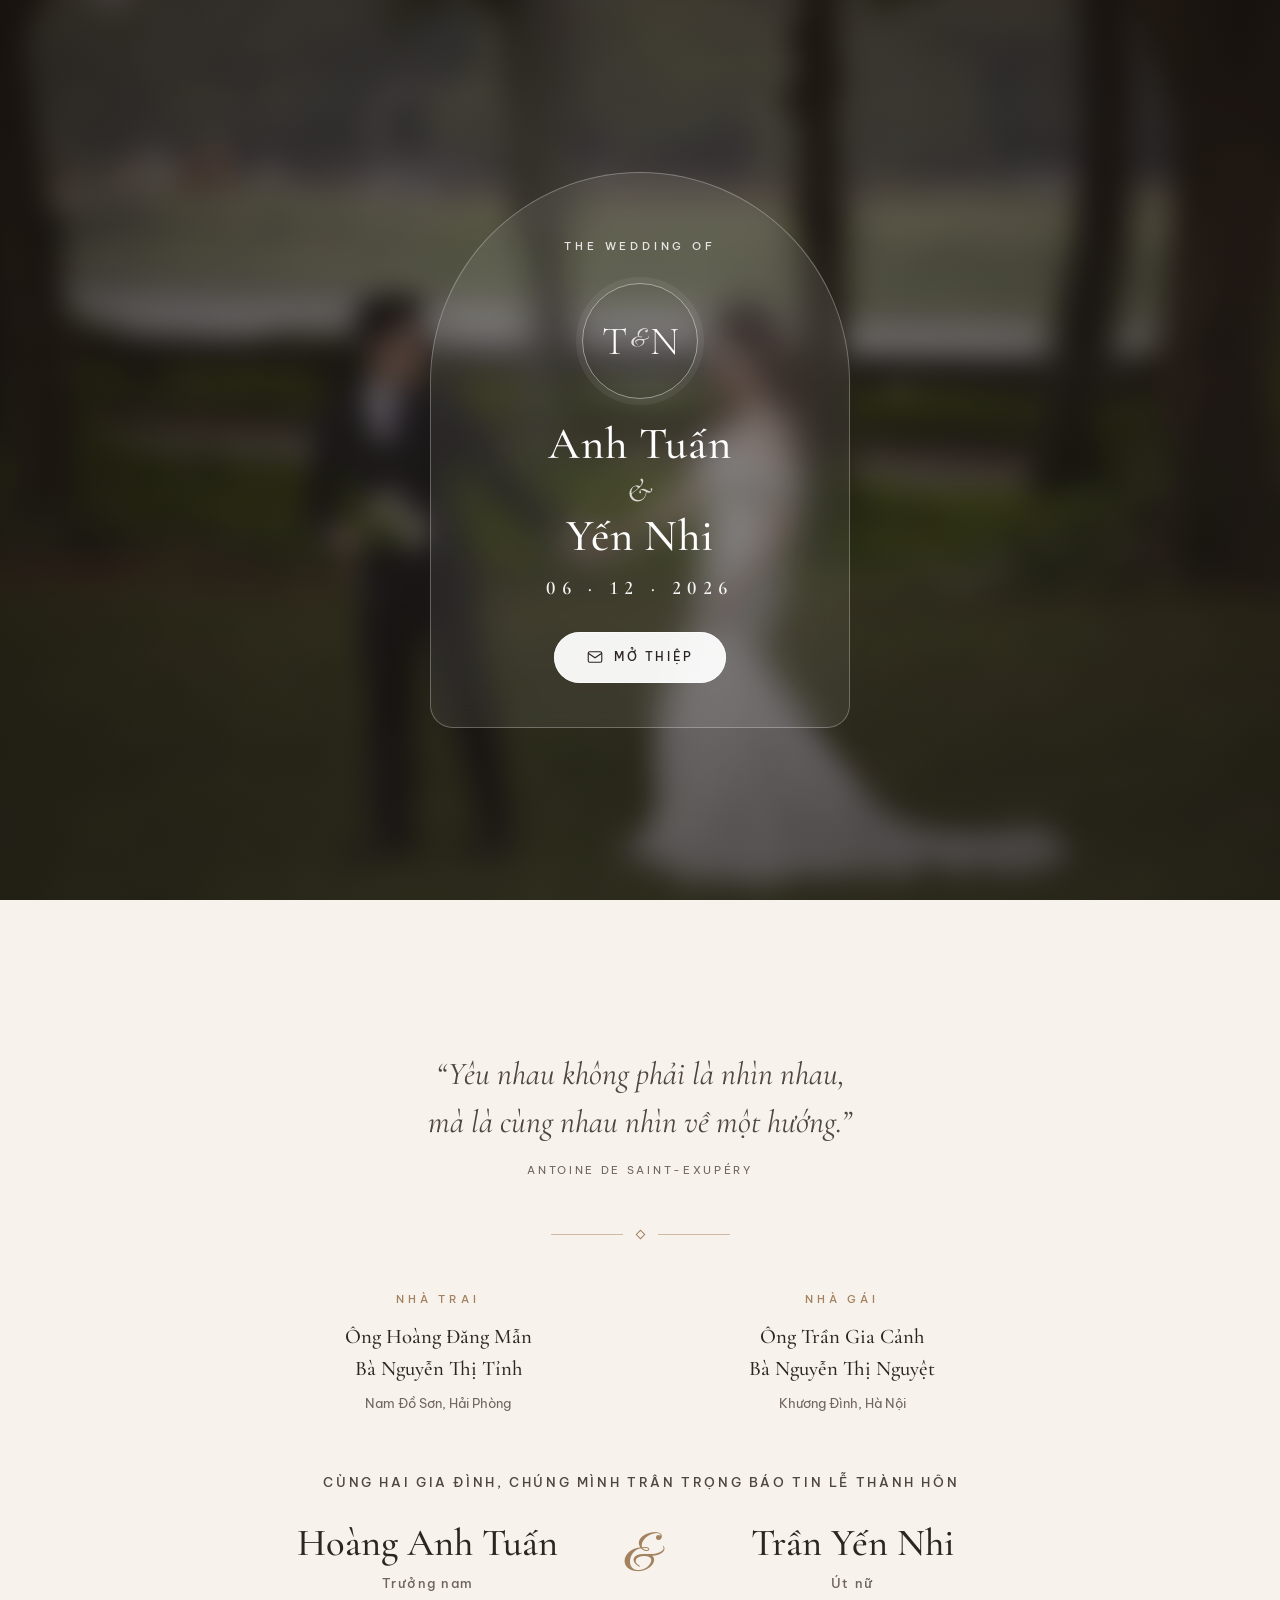
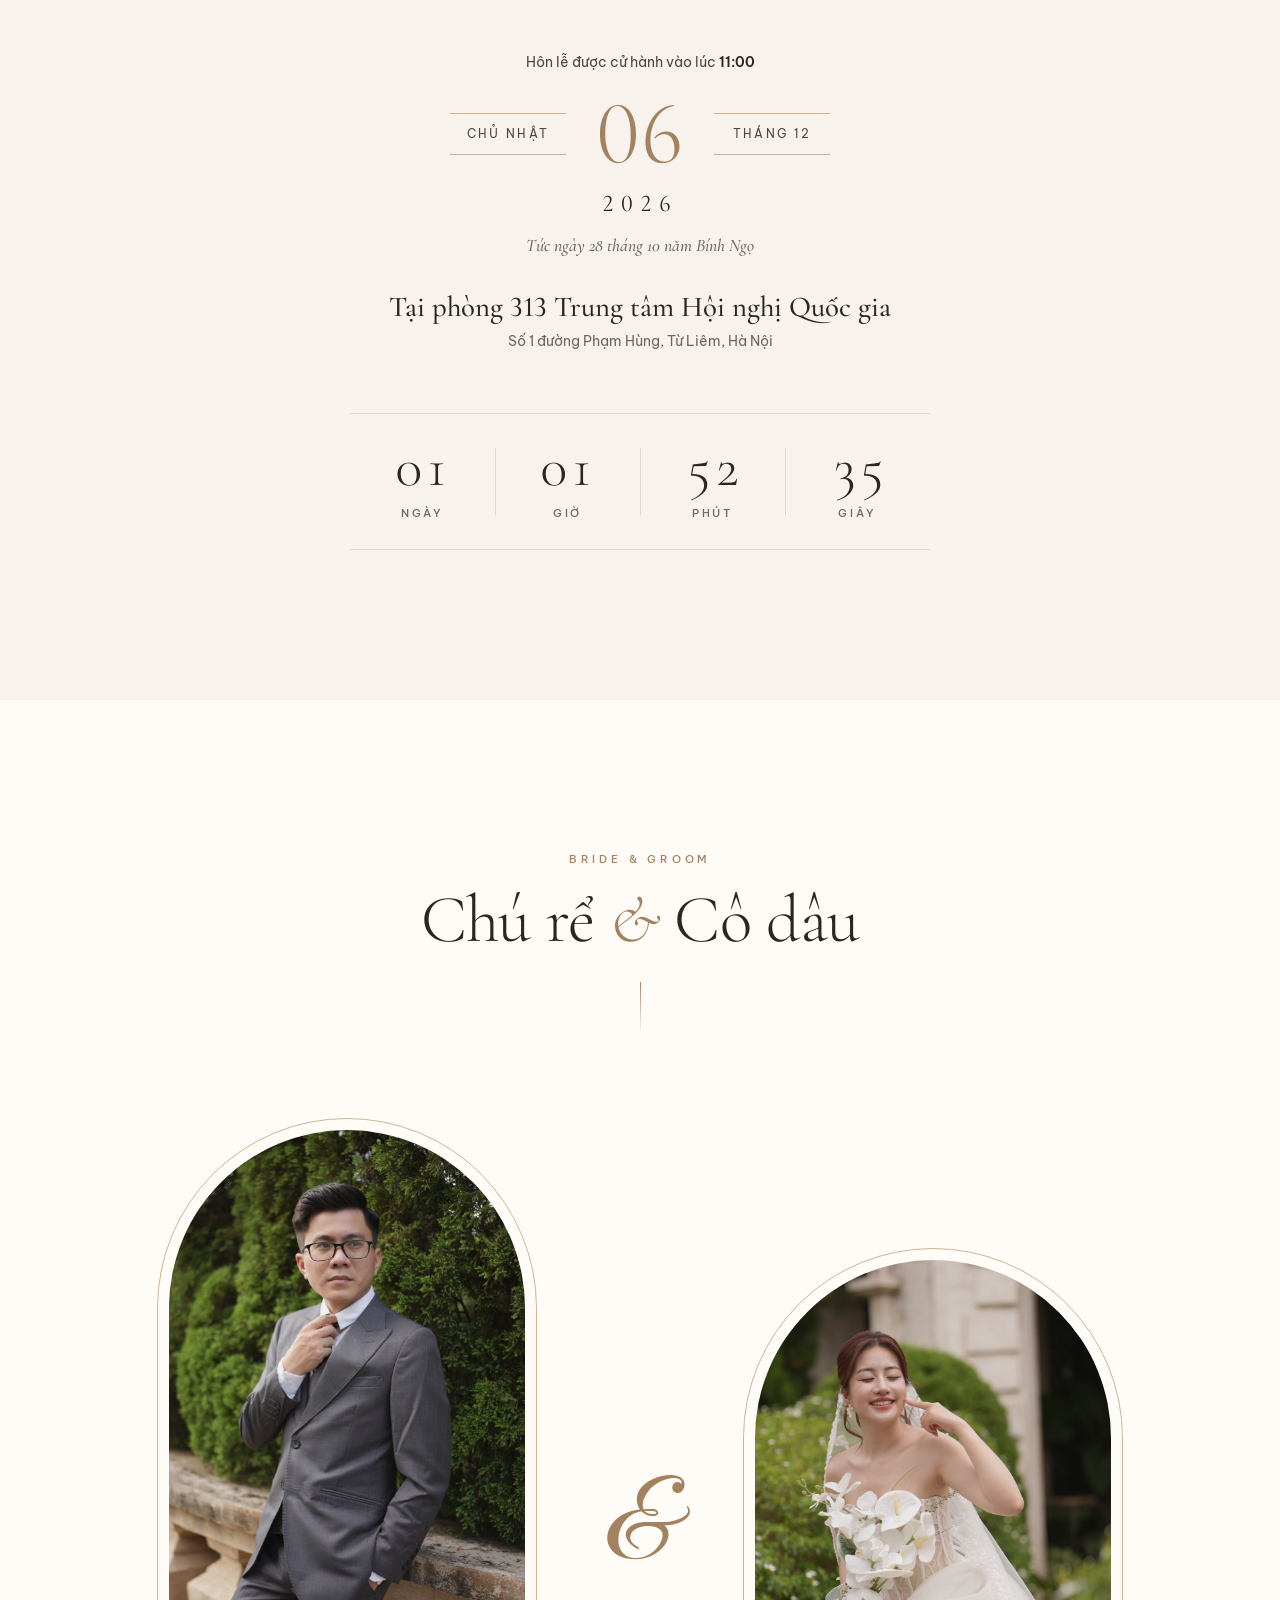
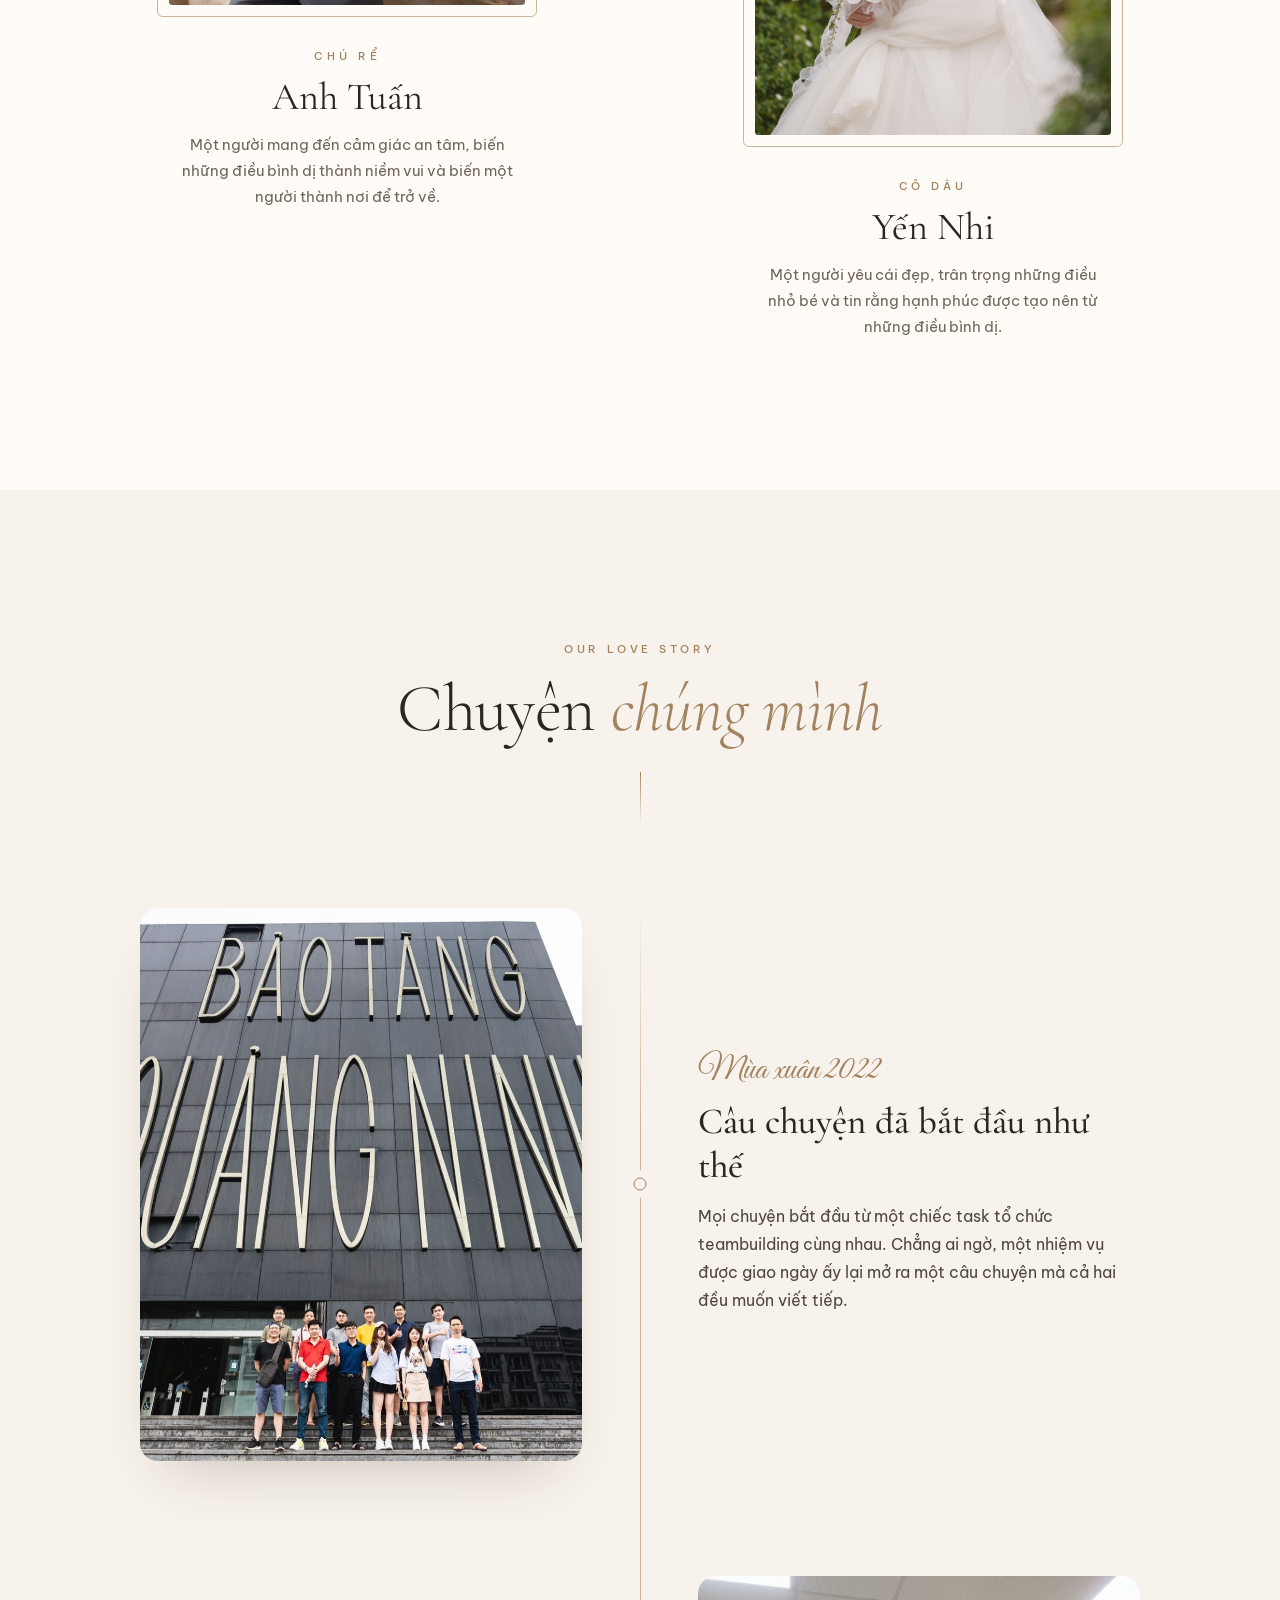
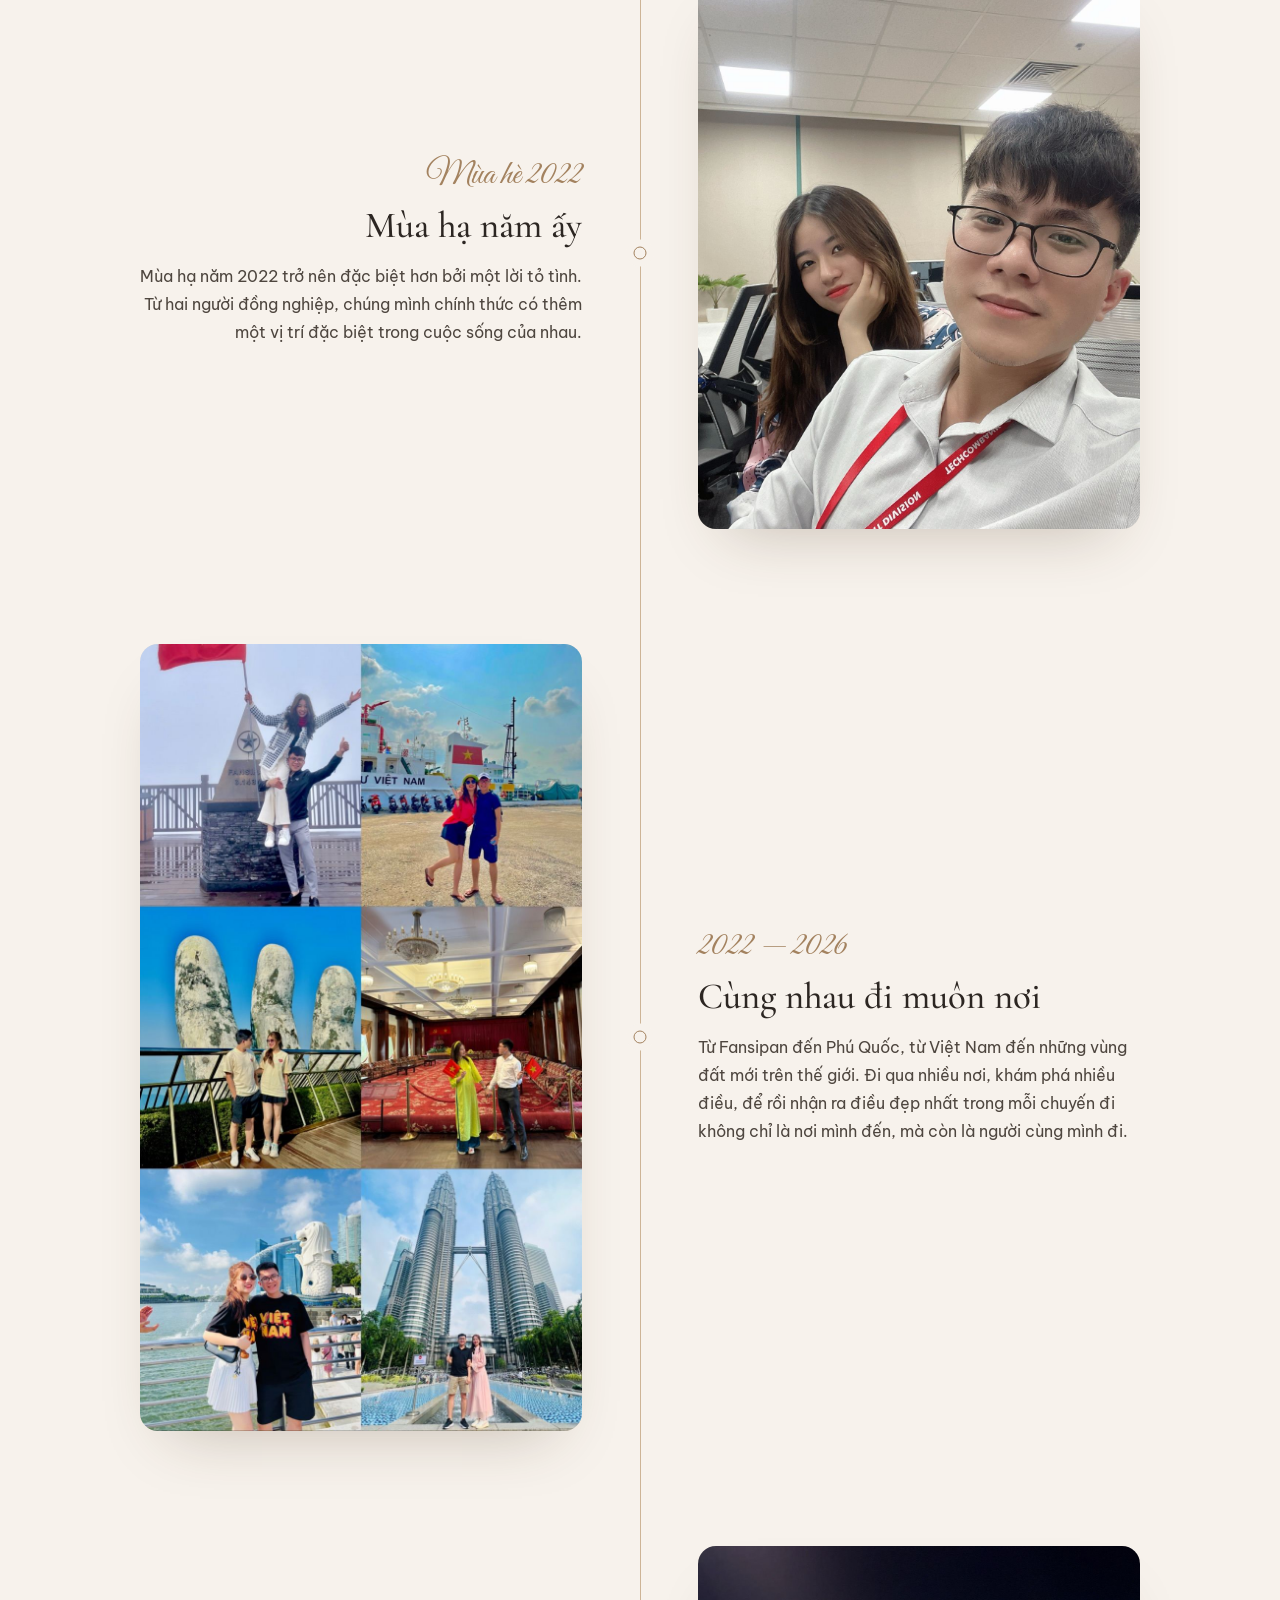
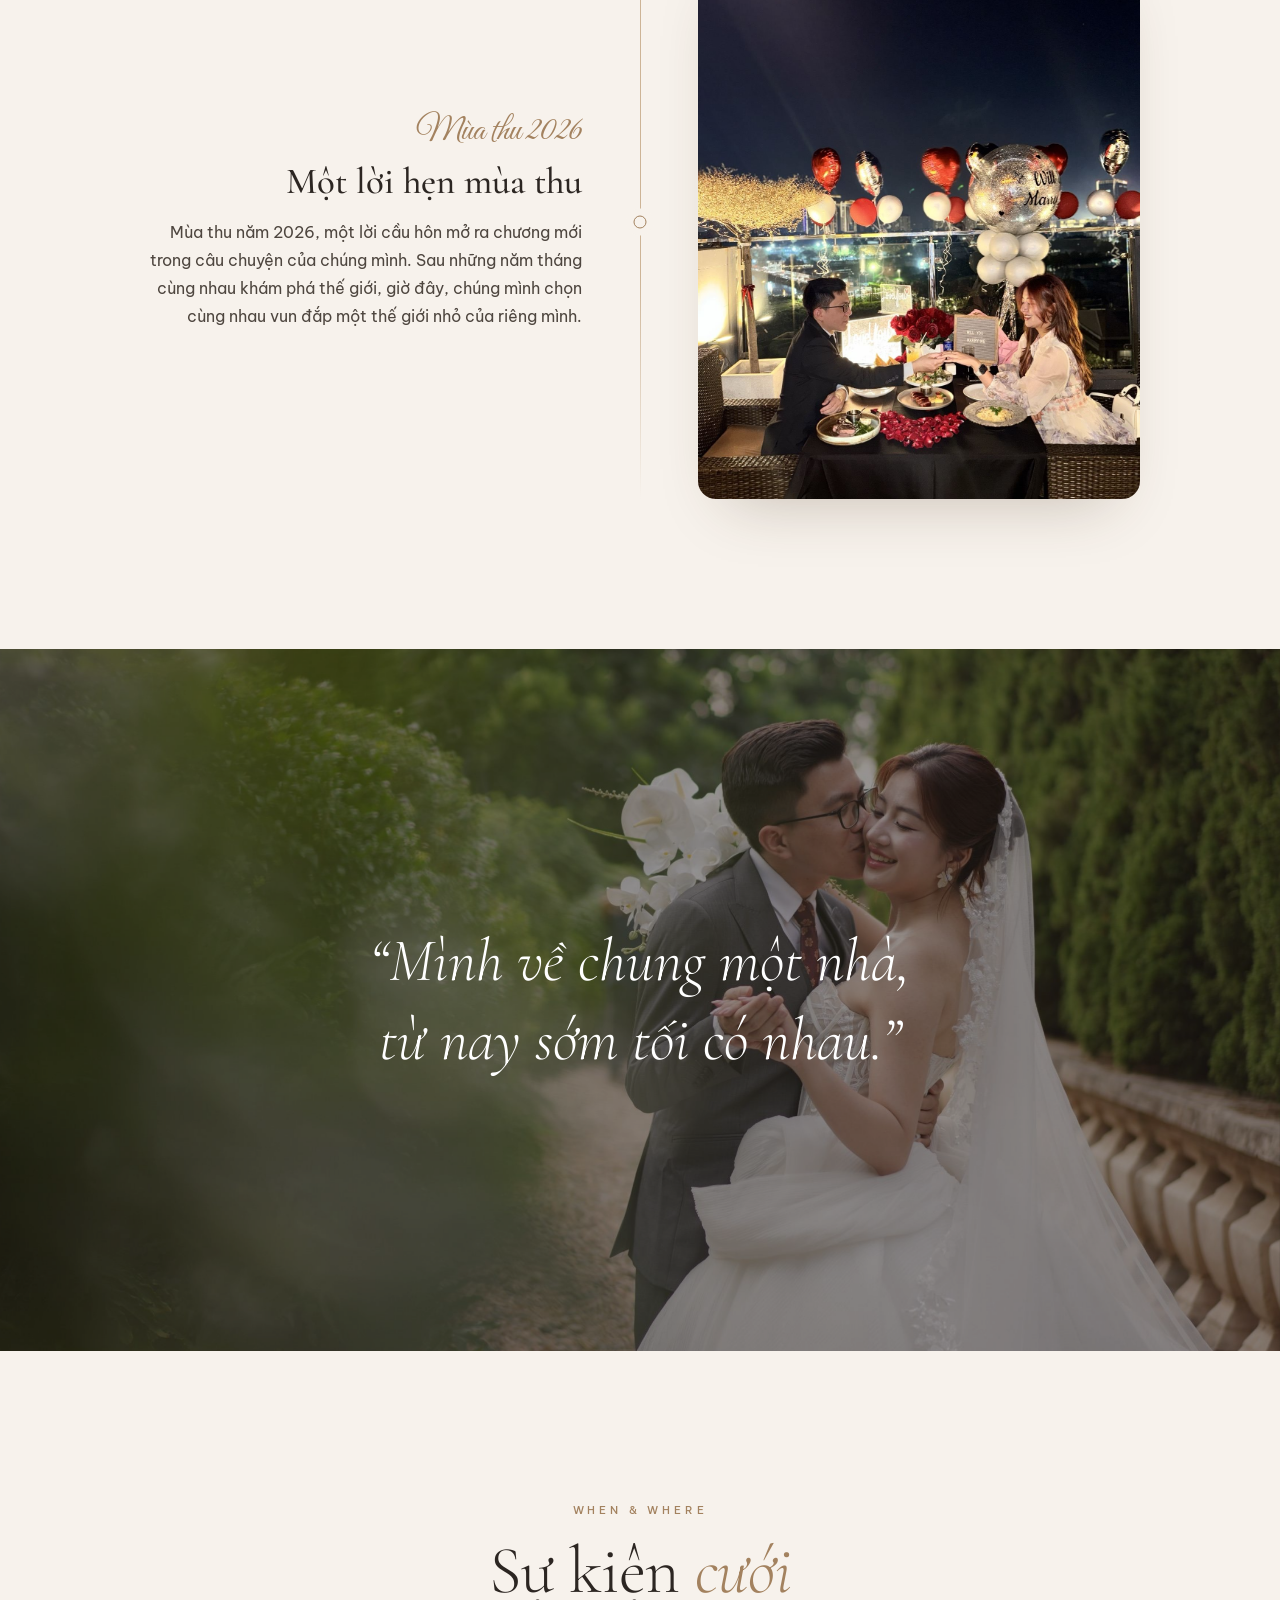
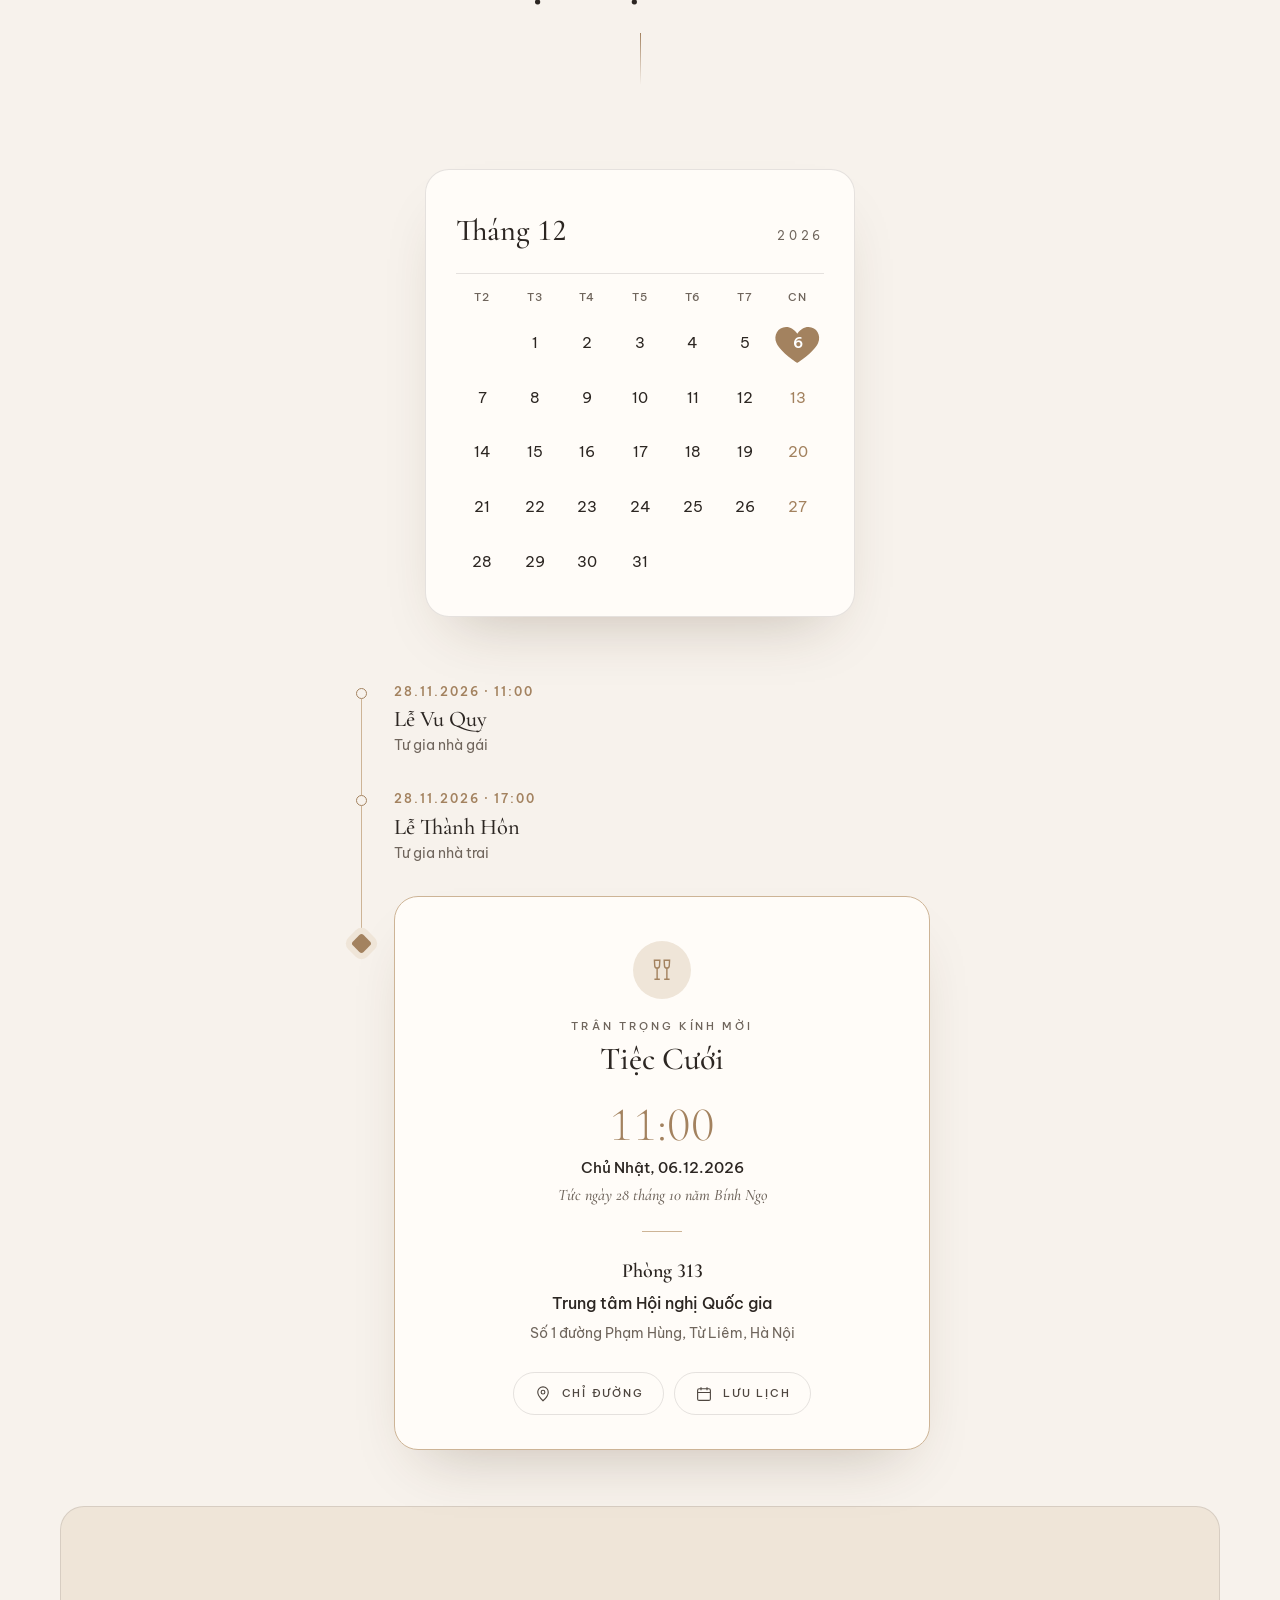
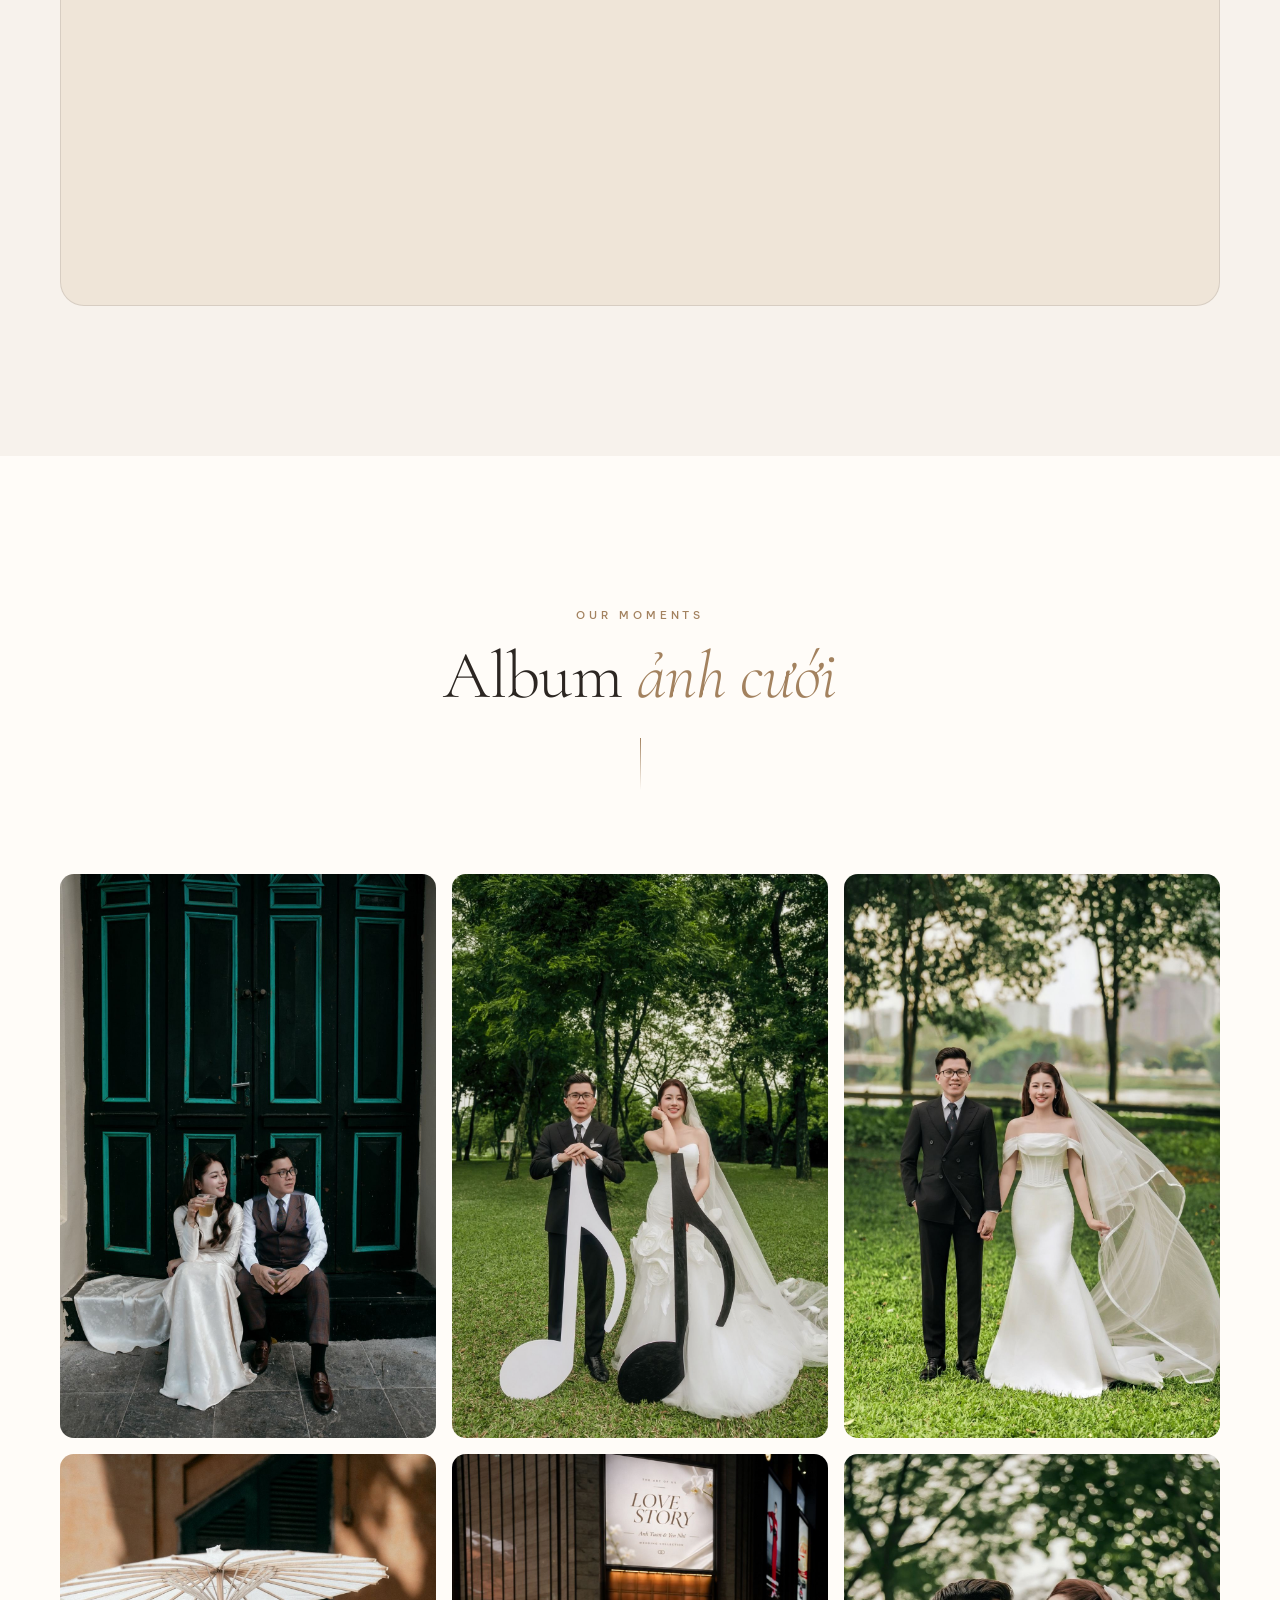
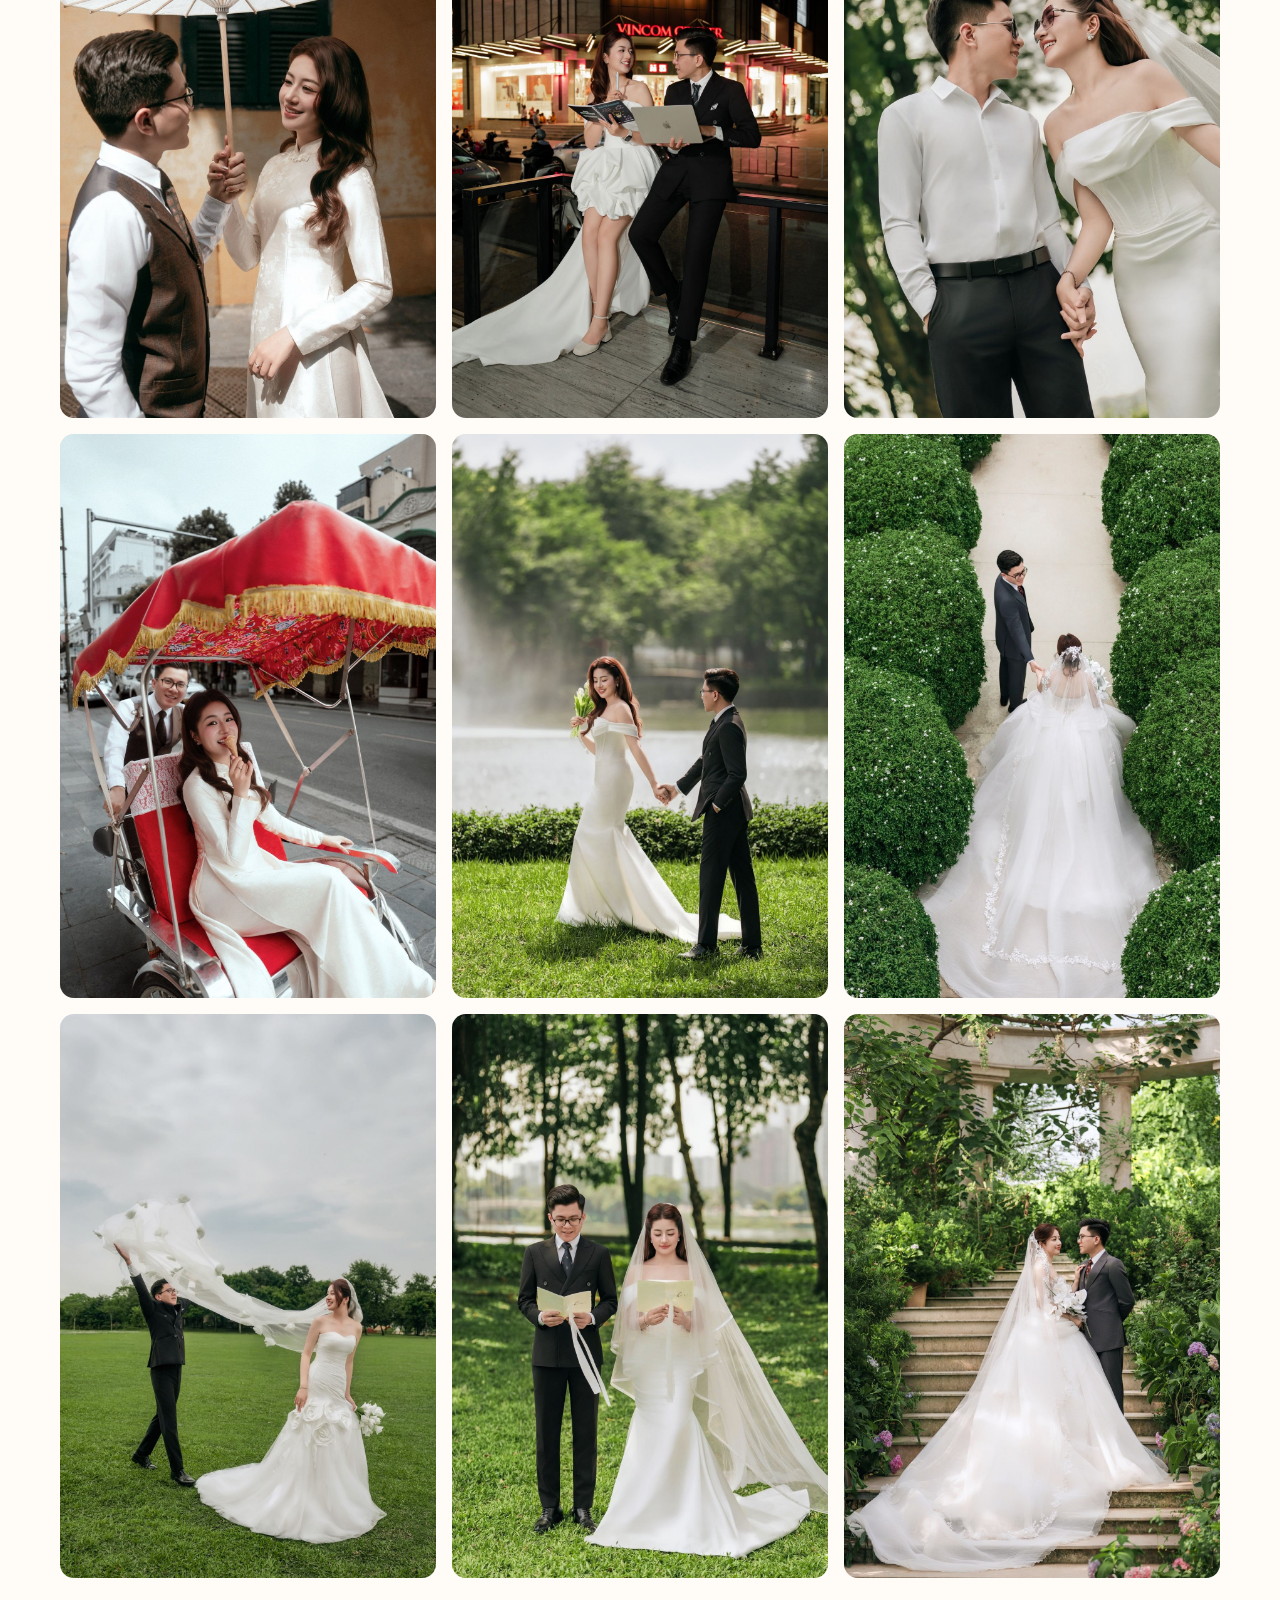
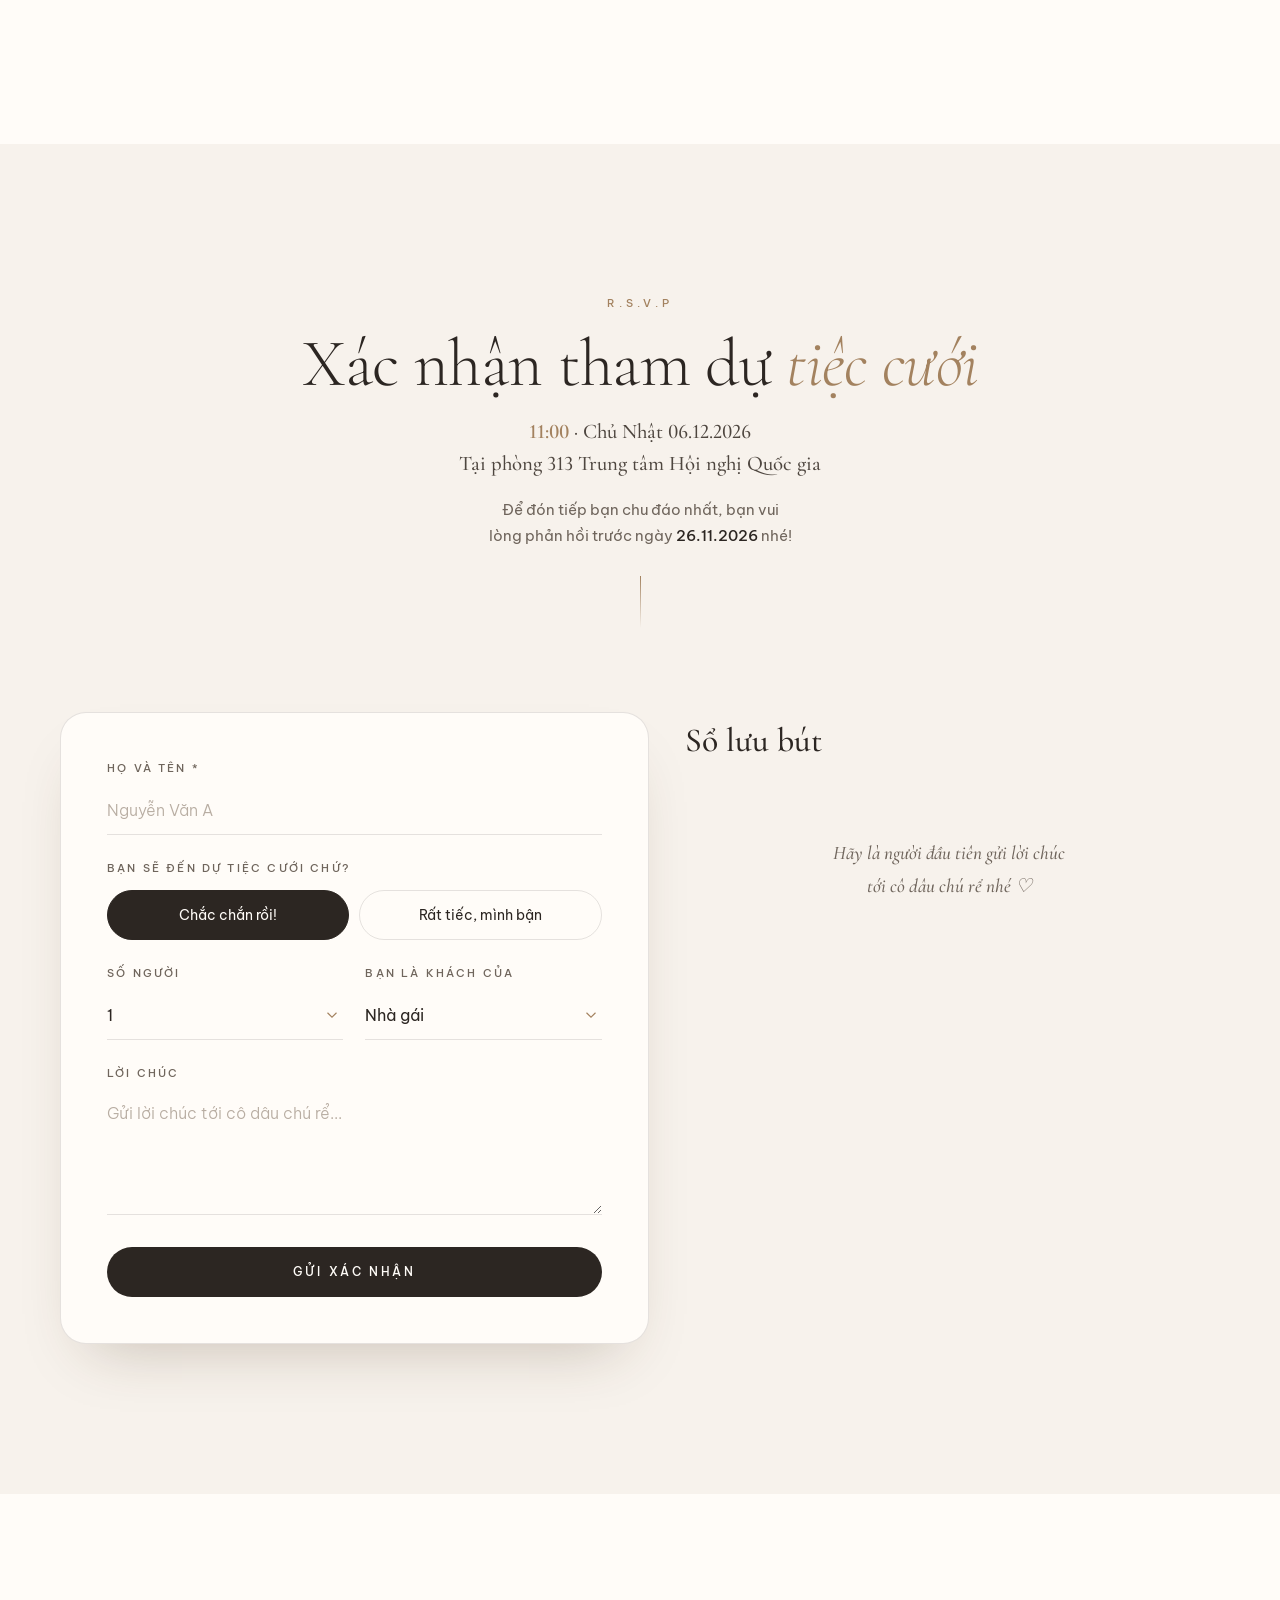
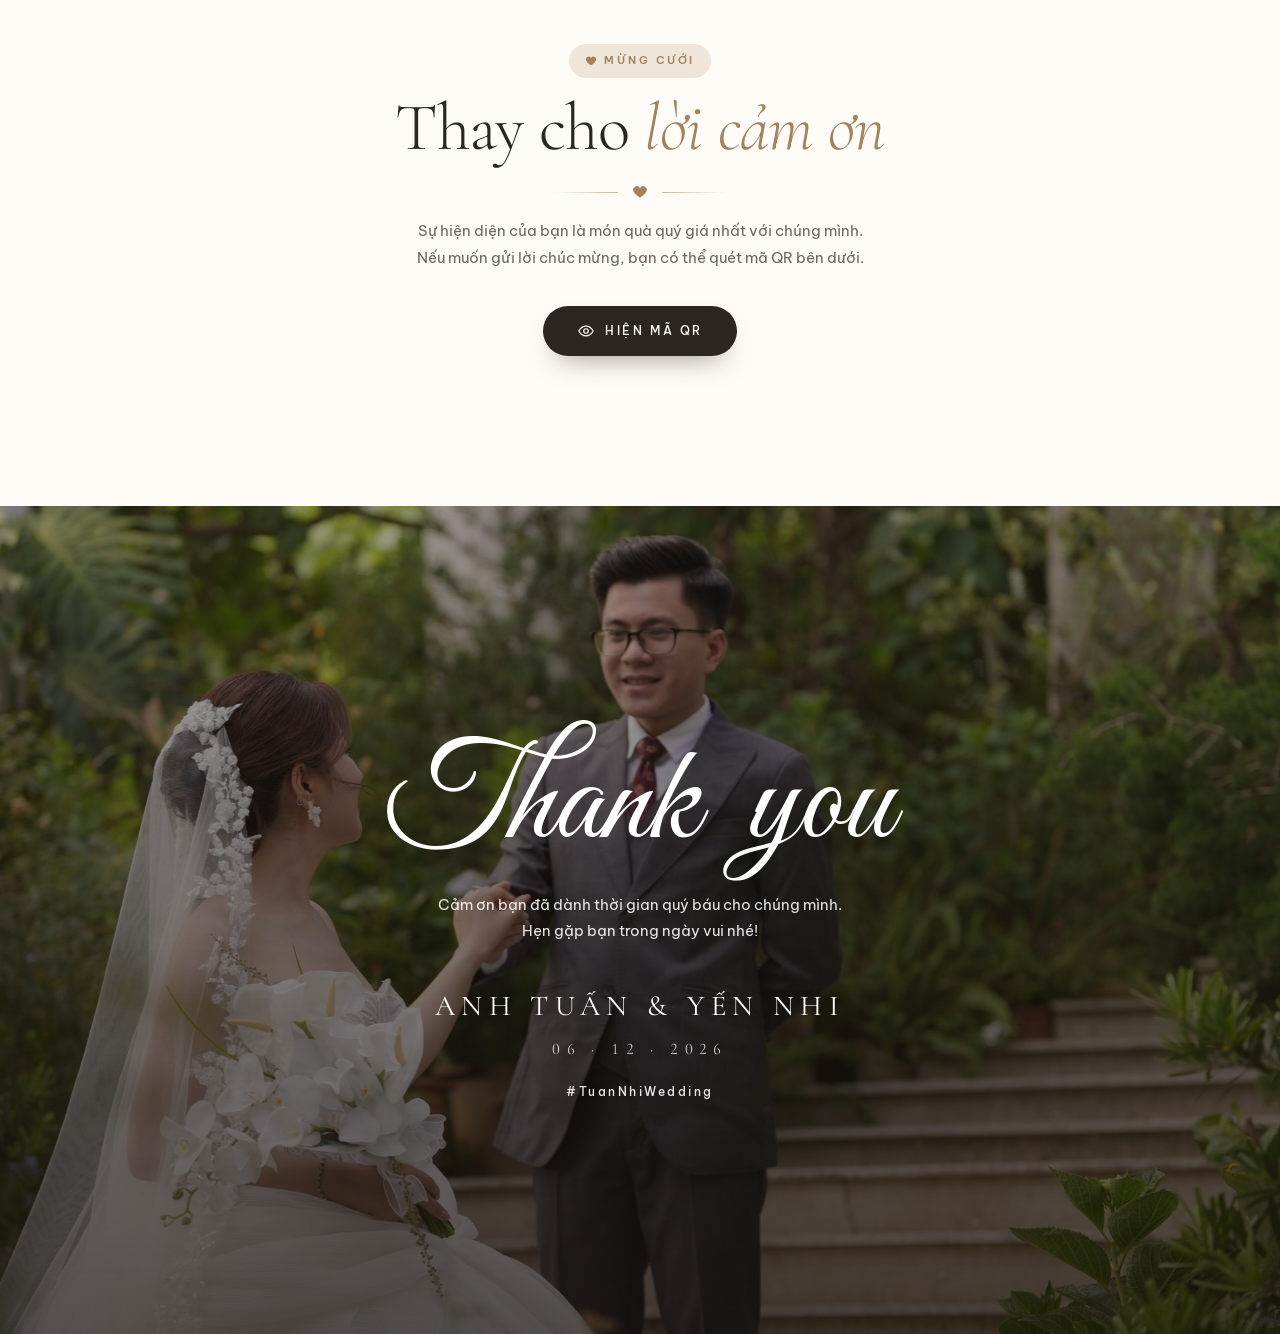
<file: index.html>
<!DOCTYPE html>
<html lang="vi">
<head>
  <meta charset="UTF-8" />
  <meta name="viewport" content="width=device-width, initial-scale=1, viewport-fit=cover" />
  <title>Anh Tuấn &amp; Yến Nhi · Thiệp mời cưới 06.12.2026</title>
  <meta name="description" content="Trân trọng kính mời bạn đến dự tiệc cưới của chúng mình lúc 11:00, Chủ Nhật 06.12.2026 tại Trung tâm Hội nghị Quốc gia." />
  <meta name="theme-color" content="#F7F2EC" />

  <!-- Ảnh + tiêu đề hiện ra khi gửi link qua Zalo / Messenger / Facebook / Telegram...
       📷 images/cover/og-preview.jpg: ảnh NGANG đúng 1200x630px (tỉ lệ 1.91:1, các nền tảng
          không cắt thêm), hai người rõ mặt, dung lượng < 1MB.
       ⚠️ Các nền tảng không chạy JavaScript, nên mọi nội dung ở đây phải viết thẳng,
          ảnh phải là đường dẫn đầy đủ (https://...). Đổi ảnh thì đổi luôn tên file
          (vd og-cover-2.jpg), vì Zalo/Facebook nhớ ảnh cũ theo đường dẫn. -->
  <meta property="og:type" content="website" />
  <meta property="og:site_name" content="Thiệp cưới Anh Tuấn &amp; Yến Nhi" />
  <meta property="og:locale" content="vi_VN" />
  <meta property="og:title" content="Anh Tuấn &amp; Yến Nhi · Thiệp mời cưới 06.12.2026" />
  <meta property="og:description" content="Trân trọng kính mời bạn đến dự tiệc cưới của chúng mình lúc 11:00, Chủ Nhật 06.12.2026 tại Trung tâm Hội nghị Quốc gia." />
  <meta property="og:image" content="https://hoangtuan141.github.io/wedding_invitation/images/cover/og-preview.jpg" />
  <meta property="og:image:secure_url" content="https://hoangtuan141.github.io/wedding_invitation/images/cover/og-preview.jpg" />
  <meta property="og:image:type" content="image/jpeg" />
  <meta property="og:image:width" content="1200" />
  <meta property="og:image:height" content="630" />
  <meta property="og:image:alt" content="Ảnh cưới Anh Tuấn và Yến Nhi" />
  <meta name="twitter:card" content="summary_large_image" />
  <meta name="twitter:title" content="Anh Tuấn &amp; Yến Nhi · Thiệp mời cưới 06.12.2026" />
  <meta name="twitter:description" content="Trân trọng kính mời bạn đến dự tiệc cưới của chúng mình lúc 11:00, Chủ Nhật 06.12.2026 tại Trung tâm Hội nghị Quốc gia." />
  <meta name="twitter:image" content="https://hoangtuan141.github.io/wedding_invitation/images/cover/og-preview.jpg" />
  <link rel="icon" href="data:image/svg+xml,<svg xmlns='http://www.w3.org/2000/svg' viewBox='0 0 100 100'><text y='.9em' font-size='90'>💍</text></svg>" />
  <link rel="preconnect" href="https://fonts.googleapis.com" />
  <link rel="preconnect" href="https://fonts.gstatic.com" crossorigin />
  <link href="https://fonts.googleapis.com/css2?family=Be+Vietnam+Pro:wght@300;400;500;600&family=Cormorant+Garamond:ital,wght@0,300;0,400;0,500;0,600;1,300;1,400;1,500&family=Great+Vibes&display=swap" rel="stylesheet" />
  <!-- ?v=18: đổi số này mỗi khi sửa CSS/JS để trình duyệt khách không dùng bản cũ trong cache -->
  <link rel="stylesheet" href="css/style.css?v=18" />
</head>

<body class="is-locked">

  <!-- =============================================================
       0. MÀN HÌNH MỞ THIỆP
       Thêm ?to=Tên khách vào cuối link để hiện lời mời riêng,
       vd: index.html?to=Anh%20Minh%20%26%20Chị%20Lan
       ============================================================= -->
  <div class="opening" id="opening" role="dialog" aria-label="Mở thiệp cưới">
    <!-- 📷 Nền màn hình này dùng lại images/hero-mobile.jpg (tự làm mờ bằng CSS), không cần ảnh riêng -->
    <!-- Hai cánh cửa: mỗi cánh chứa một nửa ảnh nền, bấm "Mở thiệp" thì tách sang hai bên.
         Đổi ảnh nền thì sửa CẢ HAI dòng src bên dưới cho giống nhau. -->
    <div class="opening__door opening__door--left">
      <div class="opening__scene">
        <img class="opening__bg" src="images/opening-background/background.jpg" alt="" />
        <div class="opening__veil"></div>
      </div>
    </div>
    <div class="opening__door opening__door--right">
      <div class="opening__scene">
        <img class="opening__bg" src="images/opening-background/background.jpg" alt="" />
        <div class="opening__veil"></div>
      </div>
    </div>
    <div class="opening__flash" aria-hidden="true"></div>

    <div class="opening__card">
      <p class="eyebrow eyebrow--light">The Wedding Of</p>
      <div class="monogram" aria-hidden="true">
        <span data-cfg="monogram.0">T</span><em>&amp;</em><span data-cfg="monogram.1">N</span>
      </div>
      <h1 class="opening__names">
        <span data-cfg="groom.short">Anh Tuấn</span> <em>&amp;</em> <span data-cfg="bride.short">Yến Nhi</span>
      </h1>
      <p class="opening__date" data-cfg="dateDots">06 · 12 · 2026</p>

      <div class="opening__guest" id="guestBox" hidden>
        <span>Trân trọng kính mời</span>
        <strong id="guestName"></strong>
      </div>

      <button class="btn btn--light btn--pulse" id="openBtn" type="button">
        <svg viewBox="0 0 24 24" fill="none" stroke="currentColor" stroke-width="1.5" aria-hidden="true"><rect x="3" y="5" width="18" height="14" rx="2"/><path d="m3 7 9 6 9-6"/></svg>
        Mở thiệp
      </button>
    </div>
  </div>

  <canvas id="petals" aria-hidden="true"></canvas>

  <!-- Thanh menu nổi (hiện ra khi cuộn qua ảnh bìa) -->
  <nav class="nav" id="nav" aria-label="Điều hướng">
    <a href="#home" class="nav__logo"><span data-cfg="monogram.0">T</span><em>&amp;</em><span data-cfg="monogram.1">N</span></a>
    <ul class="nav__links">
      <li><a href="#couple">Cặp đôi</a></li>
      <li><a href="#story">Chuyện tình</a></li>
      <li><a href="#events">Sự kiện</a></li>
      <li><a href="#album">Album</a></li>
      <li><a href="#rsvp">Xác nhận</a></li>
      <li><a href="#gift">Mừng cưới</a></li>
    </ul>
  </nav>

  <!-- =============================================================
       1. ẢNH BÌA (HERO)
       ============================================================= -->
  <header class="hero" id="home">
    <!-- 📷 ẢNH BÌA — slide chạy ngang vô tận.
         Danh sách ảnh khai báo ở js/config.js → mục heroSlides (thêm bao nhiêu ảnh tùy ý),
         ảnh được JS tự chèn vào khung bên dưới, không cần sửa HTML.
         Mẹo: chọn ảnh có nửa dưới thoáng / hơi tối để tên cô dâu chú rể nổi rõ. -->
    <div class="hero__media" id="heroMedia"></div>
    <div class="hero__shade"></div>

    <div class="hero__content">
      <p class="hero__eyebrow hero__in" style="--d:.5s"><span>A date with love</span></p>
      <h2 class="hero__names hero__in" style="--d:.7s">
        <span data-cfg="groom.short">Anh Tuấn</span><em>&amp;</em><span data-cfg="bride.short">Yến Nhi</span>
      </h2>
      <p class="hero__date hero__in" style="--d:.9s" data-cfg="dateDots">06 · 12 · 2026</p>
      <p class="hero__place hero__in" style="--d:1s" data-cfg="city">Hà Nội</p>
    </div>
    <div class="hero__progress" id="heroProgress" aria-hidden="true" hidden>
      <span data-current>01</span><i><b></b></i><span data-total>01</span>
    </div>
    <a href="#invite" class="hero__scroll" aria-label="Cuộn xuống"><span></span></a>
  </header>

  <main>
    <!-- =============================================================
         2. LỜI MỜI + ĐẾM NGƯỢC
         ============================================================= -->
    <section class="section invite" id="invite">
      <div class="container narrow center">
        <p class="verse reveal">
          “Yêu nhau không phải là nhìn nhau,<br />mà là cùng nhau nhìn về một hướng.”
          <span>Antoine de Saint-Exupéry</span>
        </p>

        <div class="ornament reveal"><span></span></div>

        <div class="families reveal">
          <div class="family">
            <p class="eyebrow">Nhà Trai</p>
            <p class="family__parent">Ông <span data-cfg="groom.father"></span></p>
            <p class="family__parent">Bà <span data-cfg="groom.mother"></span></p>
            <p class="family__addr" data-cfg="groom.address"></p>
          </div>
          <div class="family">
            <p class="eyebrow">Nhà Gái</p>
            <p class="family__parent">Ông <span data-cfg="bride.father"></span></p>
            <p class="family__parent">Bà <span data-cfg="bride.mother"></span></p>
            <p class="family__addr" data-cfg="bride.address"></p>
          </div>
        </div>

        <p class="invite__lead reveal">Cùng hai gia đình, <span data-cfg="guestLineWe">chúng mình</span> trân trọng báo tin lễ thành hôn</p>

        <div class="invite__couple reveal">
          <div>
            <h3 data-cfg="groom.full"></h3>
            <p data-cfg="groom.role"></p>
          </div>
          <span class="amp" aria-hidden="true">&amp;</span>
          <div>
            <h3 data-cfg="bride.full"></h3>
            <p data-cfg="bride.role"></p>
          </div>
        </div>

        <div class="when reveal">
          <p class="when__label">Hôn lễ được cử hành vào lúc <b data-cfg="time"></b></p>
          <div class="when__row">
            <span data-cfg="weekday"></span>
            <strong data-cfg="day"></strong>
            <span data-cfg="monthText"></span>
          </div>
          <p class="when__year" data-cfg="year"></p>
          <p class="when__lunar" data-cfg="lunar"></p>
          <!-- Địa điểm: sửa trong js/config.js → venue -->
          <p class="when__venue">
            <strong><span data-cfg="venue.room"></span> <span data-cfg="venue.place"></span></strong>
            <span data-cfg="venue.address"></span>
          </p>
        </div>

        <p class="invite__guest reveal" id="inviteGuest" hidden>
          Sự hiện diện của <strong></strong> là niềm vui và vinh hạnh của <span data-cfg="guestLineWe">chúng mình</span>.
        </p>

        <div class="countdown reveal" id="countdown" aria-label="Đếm ngược đến ngày cưới">
          <div><b data-cd="d">00</b><span>Ngày</span></div>
          <div><b data-cd="h">00</b><span>Giờ</span></div>
          <div><b data-cd="m">00</b><span>Phút</span></div>
          <div><b data-cd="s">00</b><span>Giây</span></div>
        </div>
      </div>
    </section>

    <!-- =============================================================
         3. CÔ DÂU & CHÚ RỂ
         ============================================================= -->
    <section class="section couple" id="couple">
      <div class="container">
        <header class="sec-head reveal">
          <p class="eyebrow">Bride &amp; Groom</p>
          <h2 class="sec-title">Chú rể <em>&amp;</em> Cô dâu</h2>
        </header>

        <div class="couple__grid">
          <article class="person reveal">
            <div class="arch-wrap">
              <div class="arch" data-ph>
                <!-- 📷 images/groom.jpg — Ảnh chân dung CHÚ RỂ, ảnh DỌC 3:4 (~900x1200px).
                     Chụp nửa người, mặt nằm ở 1/3 phía trên ảnh (khung có đỉnh bo tròn hình vòm). -->
                <img src="images/profile/chu-re.jpg" alt="Chú rể" loading="lazy" />
              </div>
            </div>
            <p class="eyebrow">Chú rể</p>
            <h3 class="person__name" data-cfg="groom.short"></h3>
            <p class="person__bio" data-cfg="groom.bio"></p>
          </article>

          <div class="couple__amp" aria-hidden="true">&amp;</div>

          <article class="person person--bride reveal">
            <div class="arch-wrap">
              <div class="arch" data-ph>
                <!-- 📷 images/bride.jpg — Ảnh chân dung CÔ DÂU, ảnh DỌC 3:4 (~900x1200px).
                     Nên cùng tông màu / cùng buổi chụp với ảnh chú rể để 2 khung trông đồng bộ. -->
                <img src="images/profile/co-dau.jpg" alt="Cô dâu" loading="lazy" />
              </div>
            </div>
            <p class="eyebrow">Cô dâu</p>
            <h3 class="person__name" data-cfg="bride.short"></h3>
            <p class="person__bio" data-cfg="bride.bio"></p>
          </article>
        </div>
      </div>
    </section>

    <!-- =============================================================
         4. CHUYỆN TÌNH YÊU (sửa trực tiếp ngày, tiêu đề, nội dung ở đây)
         ============================================================= -->
    <section class="section story" id="story">
      <div class="container">
        <header class="sec-head reveal">
          <p class="eyebrow">Our Love Story</p>
          <h2 class="sec-title">Chuyện <em>chúng mình</em></h2>
        </header>

        <ol class="timeline">
          <li class="tl reveal">
            <div class="tl__media" data-ph>
              <!-- 📷 images/story-1.jpg — Ảnh thời MỚI QUEN / ảnh cũ lâu nhất của 2 người. Ảnh DỌC 4:5 (~1000x1250px) -->
              <img src="images/our-love-story/lan-dau-gap.jpg" alt="Lần đầu gặp gỡ" loading="lazy" />
            </div>
            <div class="tl__body">
              <span class="tl__date">Mùa xuân 2022</span>
              <h3>Câu chuyện đã bắt đầu như thế</h3>
              <p>Mọi chuyện bắt đầu từ một chiếc task tổ chức teambuilding cùng nhau. Chẳng ai ngờ, một nhiệm vụ được giao ngày ấy lại mở ra một câu chuyện mà cả hai đều muốn viết tiếp.</p>
            </div>
          </li>

          <li class="tl reveal">
            <div class="tl__media" data-ph>
              <!-- 📷 images/story-2.jpg — Ảnh BUỔI HẸN HÒ / khoảnh khắc chính thức yêu nhau. Ảnh DỌC 4:5 -->
              <img src="images/our-love-story/hen-ho-2.JPG" alt="Chính thức hẹn hò" loading="lazy" />
            </div>
            <div class="tl__body">
              <span class="tl__date">Mùa hè 2022</span>
              <h3>Mùa hạ năm ấy</h3>
              <p>Mùa hạ năm 2022 trở nên đặc biệt hơn bởi một lời tỏ tình. Từ hai người đồng nghiệp, chúng mình chính thức có thêm một vị trí đặc biệt trong cuộc sống của nhau.</p>
            </div>
          </li>

          <li class="tl reveal">
            <!-- tl__media--full: hiện ĐỦ ảnh theo tỉ lệ gốc, không cắt (hợp với ảnh ghép nhiều tấm).
                 Muốn khung nào khác cũng không bị cắt thì thêm class này vào khung đó. -->
            <div class="tl__media tl__media--full" data-ph>
              <!-- 📷 images/di-muon-noi.jpg — Ảnh DU LỊCH / ảnh ghép nhiều chuyến đi. Tỉ lệ tùy ý (khung tự cao theo ảnh) -->
              <img src="images/our-love-story/di-muon-noi.jpg" alt="Cùng nhau đi muôn nơi" loading="lazy" />
            </div>
            <div class="tl__body">
              <span class="tl__date">2022 — 2026</span>
              <h3>Cùng nhau đi muôn nơi</h3>
              <p>Từ Fansipan đến Phú Quốc, từ Việt Nam đến những vùng đất mới trên thế giới. Đi qua nhiều nơi, khám phá nhiều điều, để rồi nhận ra điều đẹp nhất trong mỗi chuyến đi không chỉ là nơi mình đến, mà còn là người cùng mình đi.</p>
            </div>
          </li>

          <li class="tl reveal">
            <div class="tl__media" data-ph>
              <!-- 📷 images/story-4.jpg — Ảnh CẦU HÔN / chụp cận bàn tay đeo nhẫn. Ảnh DỌC 4:5 -->
              <img src="images/our-love-story/cau-hon.jpg" alt="Lời cầu hôn" loading="lazy" />
            </div>
            <div class="tl__body">
              <span class="tl__date">Mùa thu 2026</span>
              <h3>Một lời hẹn mùa thu</h3>
              <p>Mùa thu năm 2026, một lời cầu hôn mở ra chương mới trong câu chuyện của chúng mình. Sau những năm tháng cùng nhau khám phá thế giới, giờ đây, chúng mình chọn cùng nhau vun đắp một thế giới nhỏ của riêng mình.</p>
            </div>
          </li>
        </ol>
      </div>
    </section>

    <!-- =============================================================
         5. ẢNH NGANG + TRÍCH DẪN (hiệu ứng parallax)
         ============================================================= -->
    <section class="banner" aria-label="Trích dẫn">
      <div class="banner__media" data-ph>
        <!-- 📷 images/banner.jpg — Ảnh NGANG toàn chiều rộng (~2400x1400px), tông nhẹ nhàng, ít chi tiết:
             nắm tay, nhìn nhau, bóng lưng giữa phong cảnh... Ảnh sẽ trượt nhẹ khi cuộn trang. -->
        <!-- Điện thoại (≤767px) dùng ảnh DỌC riêng, máy tính dùng ảnh ngang -->
        <picture>
          <source media="(max-width: 767px)" srcset="images/banner/banner-mobile.jpg" />
          <img src="images/banner/banner.jpg" alt="" loading="lazy" data-parallax />
        </picture>
      </div>
      <div class="banner__shade"></div>
      <blockquote class="banner__quote reveal">
        <p>“Mình về chung một nhà,<br />từ nay sớm tối có nhau.”</p>
      </blockquote>
    </section>

    <!-- =============================================================
         6. SỰ KIỆN — nội dung lấy từ js/config.js (mục events)
         ============================================================= -->
    <section class="section events" id="events">
      <div class="container">
        <header class="sec-head reveal">
          <p class="eyebrow">When &amp; Where</p>
          <h2 class="sec-title">Sự kiện <em>cưới</em></h2>
        </header>

        <div class="calendar reveal" id="calendar" aria-label="Lịch ngày cưới"></div>

        <!-- Dòng thời gian: các lễ phụ là mốc nhỏ, sự kiện main: true (Tiệc cưới) là thẻ lớn ở cuối -->
        <ol class="tl-events" id="eventList"></ol>

        <div class="map reveal">
          <iframe id="mapFrame" title="Bản đồ địa điểm tiệc cưới" loading="lazy" referrerpolicy="no-referrer-when-downgrade" allowfullscreen></iframe>
        </div>

        <div class="dresscode reveal" id="dresscode">
          <p class="eyebrow">Dress code</p>
          <p class="dresscode__text">Chúng mình sẽ rất vui nếu bạn diện trang phục theo tông màu</p>
          <div class="swatches" id="swatches"></div>
        </div>
      </div>
    </section>

    <!-- =============================================================
         7. ALBUM ẢNH
         📷 12 ảnh: images/album/album1.jpg → album12.jpg
         Mỗi ô có tỉ lệ cố định (ghi bên cạnh), ảnh sẽ tự cắt cho vừa khung.
         • g--portrait = ảnh DỌC 2:3 (ảnh chụp dọc từ máy ảnh, không bị cắt)
         • g--tall   = ảnh DỌC 3:4
         • g--wide   = ảnh NGANG 4:3
         • g--square = ảnh VUÔNG 1:1
         Muốn thêm ảnh: copy 1 dòng <figure>, đổi số thứ tự file. Bấm vào ảnh để xem phóng to.
         ============================================================= -->
    <section class="section album" id="album">
      <div class="container">
        <header class="sec-head reveal">
          <p class="eyebrow">Our Moments</p>
          <h2 class="sec-title">Album <em>ảnh cưới</em></h2>
        </header>

        <div class="gallery" id="gallery">
          <figure class="g g--portrait reveal" data-ph><img src="images/album/album1.jpg" alt="Ảnh cưới 1" loading="lazy" /></figure>
          <figure class="g g--portrait reveal" data-ph><img src="images/album/album2.jpg" alt="Ảnh cưới 2" loading="lazy" /></figure>
          <figure class="g g--portrait reveal" data-ph><img src="images/album/album3.jpg" alt="Ảnh cưới 3" loading="lazy" /></figure>
          <figure class="g g--portrait reveal" data-ph><img src="images/album/album4.jpg" alt="Ảnh cưới 4" loading="lazy" /></figure>
          <figure class="g g--portrait reveal" data-ph><img src="images/album/album5.jpg" alt="Ảnh cưới 5" loading="lazy" /></figure>
          <figure class="g g--portrait reveal" data-ph><img src="images/album/album6.jpg" alt="Ảnh cưới 6" loading="lazy" /></figure>
          <figure class="g g--portrait reveal" data-ph><img src="images/album/album7.jpg" alt="Ảnh cưới 7" loading="lazy" /></figure>
          <figure class="g g--portrait reveal" data-ph><img src="images/album/album8.jpg" alt="Ảnh cưới 8" loading="lazy" /></figure>
          <figure class="g g--portrait reveal" data-ph><img src="images/album/album9.jpg" alt="Ảnh cưới 9" loading="lazy" /></figure>
          <figure class="g g--portrait reveal" data-ph><img src="images/album/album10.jpg" alt="Ảnh cưới 10" loading="lazy" /></figure>
          <figure class="g g--portrait reveal" data-ph><img src="images/album/album11.jpg" alt="Ảnh cưới 11" loading="lazy" /></figure>
          <figure class="g g--portrait reveal" data-ph><img src="images/album/album12.jpg" alt="Ảnh cưới 12" loading="lazy" /></figure>
        </div>
      </div>
    </section>

    <!-- =============================================================
         8. XÁC NHẬN THAM DỰ + SỔ LƯU BÚT
         ============================================================= -->
    <section class="section rsvp" id="rsvp">
      <div class="container">
        <header class="sec-head reveal">
          <p class="eyebrow">R.S.V.P</p>
          <h2 class="sec-title">Xác nhận tham dự <em class="nowrap" data-cfg="rsvpEvent">tiệc cưới</em></h2>
          <!-- Giờ, ngày lấy từ config.js → date; địa điểm lấy từ config.js → venue -->
          <p class="rsvp__event">
            <span><b data-cfg="time"></b> · <span data-cfg="weekday"></span> <span data-cfg="dateShort"></span></span>
            <span><span data-cfg="venue.room"></span> <span class="nowrap" data-cfg="venue.place"></span></span>
          </p>
          <p class="sec-sub">Để đón tiếp bạn chu đáo nhất, bạn vui lòng phản hồi trước ngày <b data-cfg="rsvpDeadline"></b> nhé!</p>
        </header>

        <div class="rsvp__grid">
          <form class="card form reveal" id="rsvpForm" novalidate>
            <label class="field field--name">
              <span>Họ và tên *</span>
              <input name="name" type="text" required maxlength="80" autocomplete="name" placeholder="Nguyễn Văn A" aria-describedby="nameHint" />
              <!-- Gợi ý chỉ hiện khi tên được điền sẵn từ link (?to=...), vd link gửi vào group -->
              <small class="field__hint" id="nameHint" hidden><span class="nowrap">Tên này sẽ hiện trong sổ lưu bút,</span> <span class="nowrap">bạn có thể chỉnh lại nếu muốn</span></small>
            </label>

            <fieldset class="choice">
              <legend>Bạn sẽ đến dự <i class="legend__ev" data-cfg="rsvpEvent">tiệc cưới</i> chứ?</legend>
              <div class="choice__opts">
                <label><input type="radio" name="attend" value="Có" checked /><span>Chắc chắn rồi!</span></label>
                <label><input type="radio" name="attend" value="Không" /><span>Rất tiếc, mình bận</span></label>
              </div>
            </fieldset>

            <div class="field-row">
              <label class="field">
                <span>Số người</span>
                <select name="guests">
                  <option>1</option><option>2</option><option>3</option><option>4</option><option>5</option>
                </select>
              </label>
              <label class="field">
                <span>Bạn là khách của</span>
                <select name="side">
                  <option>Nhà trai</option>
                  <option>Nhà gái</option>
                </select>
              </label>
            </div>

            <label class="field">
              <span>Lời chúc</span>
              <textarea name="wish" rows="4" maxlength="500" placeholder="Gửi lời chúc tới cô dâu chú rể..."></textarea>
            </label>

            <button class="btn btn--solid btn--block" type="submit">Gửi xác nhận</button>
          </form>

          <div class="wishes reveal">
            <div class="wishes__head">
              <h3>Sổ lưu bút</h3>
              <span id="wishCount"></span>
            </div>
            <ul class="wishes__list" id="wishList"></ul>
          </div>
        </div>
      </div>
    </section>

    <!-- =============================================================
         9. MỪNG CƯỚI — thông tin ngân hàng lấy từ js/config.js (mục bank)
         ============================================================= -->
    <section class="section gift" id="gift">
      <div class="container">
        <!-- Mã QR ẩn sẵn, khách bấm "Hiện mã QR" mới mở ra (đỡ lộ liễu) -->
        <header class="sec-head sec-head--gift reveal">
          <p class="gift__badge"><svg viewBox="0 0 24 24" aria-hidden="true"><path fill="currentColor" d="M12 20.5s-7.6-4.6-9.6-9.2A5.4 5.4 0 0 1 12 6.2a5.4 5.4 0 0 1 9.6 5.1c-2 4.6-9.6 9.2-9.6 9.2z"/></svg> Mừng cưới</p>
          <h2 class="sec-title">Thay cho <em>lời cảm ơn</em></h2>
          <div class="gift__divider" aria-hidden="true"><svg viewBox="0 0 24 24" aria-hidden="true"><path fill="currentColor" d="M12 20.5s-7.6-4.6-9.6-9.2A5.4 5.4 0 0 1 12 6.2a5.4 5.4 0 0 1 9.6 5.1c-2 4.6-9.6 9.2-9.6 9.2z"/></svg></div>
          <p class="sec-sub">Sự hiện diện của bạn là món quà quý giá nhất với <span data-cfg="guestLineWe">chúng mình</span>.<br />Nếu muốn gửi lời chúc mừng, bạn có thể quét mã QR bên dưới.</p>
          <button class="btn btn--solid gift__toggle" id="giftToggle" type="button" aria-expanded="false" aria-controls="giftPanel">
            <svg class="ico-eye" viewBox="0 0 24 24" fill="none" stroke="currentColor" stroke-width="1.6" stroke-linecap="round" stroke-linejoin="round" aria-hidden="true"><path d="M2.5 12S6 5.5 12 5.5 21.5 12 21.5 12 18 18.5 12 18.5 2.5 12 2.5 12z"/><circle cx="12" cy="12" r="3"/></svg><svg class="ico-eye-off" viewBox="0 0 24 24" fill="none" stroke="currentColor" stroke-width="1.6" stroke-linecap="round" stroke-linejoin="round" aria-hidden="true"><path d="M2.5 12S6 5.5 12 5.5c1.6 0 3 .4 4.2 1M21.5 12S18 18.5 12 18.5c-1.6 0-3-.4-4.2-1"/><path d="M9.9 9.9a3 3 0 0 0 4.2 4.2M3.5 3.5l17 17"/></svg><span class="gift__toggle-label">Hiện mã QR</span>
          </button>
        </header>

        <div class="gift__panel" id="giftPanel" inert>
        <div class="gift__grid">
          <article class="card gift-card">
            <p class="eyebrow">Mừng cưới chúng mình</p>
            <div class="qr" data-ph>
              <!-- 📷 Ảnh QR lấy từ config.js → bank.bride.qr / bank.groom.qr (link nhà gái: cô dâu,
                   link nhà trai: chú rể, chọn ở mục gift). Ảnh VUÔNG 1:1 (~600x600px), cắt sát mã QR. -->
              <img id="giftQr" alt="Mã QR mừng cưới" loading="lazy" />
            </div>
            <dl>
              <div><dt>Ngân hàng</dt><dd data-cfg="giftAccount.bank"></dd></div>
              <div><dt>Số tài khoản</dt><dd class="acc-no" data-cfg="giftAccount.number"></dd></div>
              <div><dt>Chủ tài khoản</dt><dd data-cfg="giftAccount.owner"></dd></div>
            </dl>
            <button class="btn btn--ghost btn--sm" type="button" data-copy="giftAccount.number">
              <svg viewBox="0 0 24 24" fill="none" stroke="currentColor" stroke-width="1.5" aria-hidden="true"><rect x="9" y="9" width="11" height="11" rx="2"/><path d="M5 15V5a1 1 0 0 1 1-1h9"/></svg>
              Sao chép số TK
            </button>
          </article>
        </div>
        </div>
      </div>
    </section>
  </main>

  <!-- =============================================================
       10. LỜI CẢM ƠN
       ============================================================= -->
  <footer class="thanks">
    <div class="thanks__media" data-ph>
      <!-- 📷 images/thankyou.jpg — Ảnh KẾT THÚC (~2000px, dọc hoặc ngang đều được):
           2 người đang cười, ôm nhau, hoặc nắm tay bước đi về phía trước. -->
      <!-- Điện thoại (≤767px) dùng ảnh DỌC riêng, máy tính dùng ảnh ngang -->
      <picture>
        <source media="(max-width: 767px)" srcset="images/thank-you/thanks-mobile.jpg" />
        <img src="images/thank-you/thanks.jpg" alt="" loading="lazy" data-parallax />
      </picture>
    </div>
    <div class="thanks__shade"></div>
    <div class="thanks__content reveal">
      <p class="thanks__title">Thank you</p>
      <p class="thanks__text">Cảm ơn bạn đã dành thời gian quý báu cho chúng mình.<br />Hẹn gặp bạn trong ngày vui nhé!</p>
      <p class="thanks__names"><span data-cfg="groom.short">Anh Tuấn</span> &amp; <span data-cfg="bride.short">Yến Nhi</span></p>
      <p class="thanks__date" data-cfg="dateDots"></p>
      <p class="hashtag" data-cfg="hashtag"></p>
    </div>
  </footer>

  <!-- Nút nhạc + lên đầu trang -->
  <!-- 🎵 Nhạc nền: music/song.mp3 (cấu hình trong js/config.js) -->
  <audio id="bgm" loop preload="none"></audio>
  <!-- Nút bật/tắt nhạc: loa có sóng = đang phát, loa gạch chéo = đã tắt.
       Nhãn chữ hiện vài giây sau khi mở thiệp để khách biết chỗ tắt nhạc. -->
  <button class="fab music" id="musicBtn" type="button" aria-label="Bật nhạc">
    <svg class="music__on" viewBox="0 0 24 24" fill="none" stroke="currentColor" stroke-width="1.5" stroke-linecap="round" stroke-linejoin="round" aria-hidden="true"><path d="M3.5 9.5h3.5L11.5 5.5v13L7 14.5H3.5z"/><path d="M15 9.2a4 4 0 0 1 0 5.6M17.6 6.6a7.6 7.6 0 0 1 0 10.8"/></svg>
    <svg class="music__off" viewBox="0 0 24 24" fill="none" stroke="currentColor" stroke-width="1.5" stroke-linecap="round" stroke-linejoin="round" aria-hidden="true"><path d="M3.5 9.5h3.5L11.5 5.5v13L7 14.5H3.5z"/><path d="m15.5 9.5 5 5M20.5 9.5l-5 5"/></svg>
    <span class="music__label" aria-hidden="true">Tắt nhạc</span>
  </button>
  <button class="fab to-top" id="toTop" type="button" aria-label="Lên đầu trang">
    <svg viewBox="0 0 24 24" fill="none" stroke="currentColor" stroke-width="1.5" aria-hidden="true"><path d="m6 14 6-6 6 6"/></svg>
  </button>

  <!-- Xem ảnh phóng to -->
  <div class="lightbox" id="lightbox" aria-hidden="true">
    <button class="lb-btn lb-close" id="lbClose" type="button" aria-label="Đóng">
      <svg viewBox="0 0 24 24" fill="none" stroke="currentColor" stroke-width="1.5"><path d="M6 6l12 12M18 6 6 18"/></svg>
    </button>
    <button class="lb-btn lb-prev" id="lbPrev" type="button" aria-label="Ảnh trước">
      <svg viewBox="0 0 24 24" fill="none" stroke="currentColor" stroke-width="1.5"><path d="m15 6-6 6 6 6"/></svg>
    </button>
    <img id="lbImg" alt="" />
    <button class="lb-btn lb-next" id="lbNext" type="button" aria-label="Ảnh sau">
      <svg viewBox="0 0 24 24" fill="none" stroke="currentColor" stroke-width="1.5"><path d="m9 6 6 6-6 6"/></svg>
    </button>
    <p class="lb-count" id="lbCount"></p>
  </div>

  <div class="toast" id="toast" role="status" aria-live="polite"></div>

  <script src="js/config.js?v=18"></script>
  <script src="js/main.js?v=18"></script>
</body>
</html>
</file>
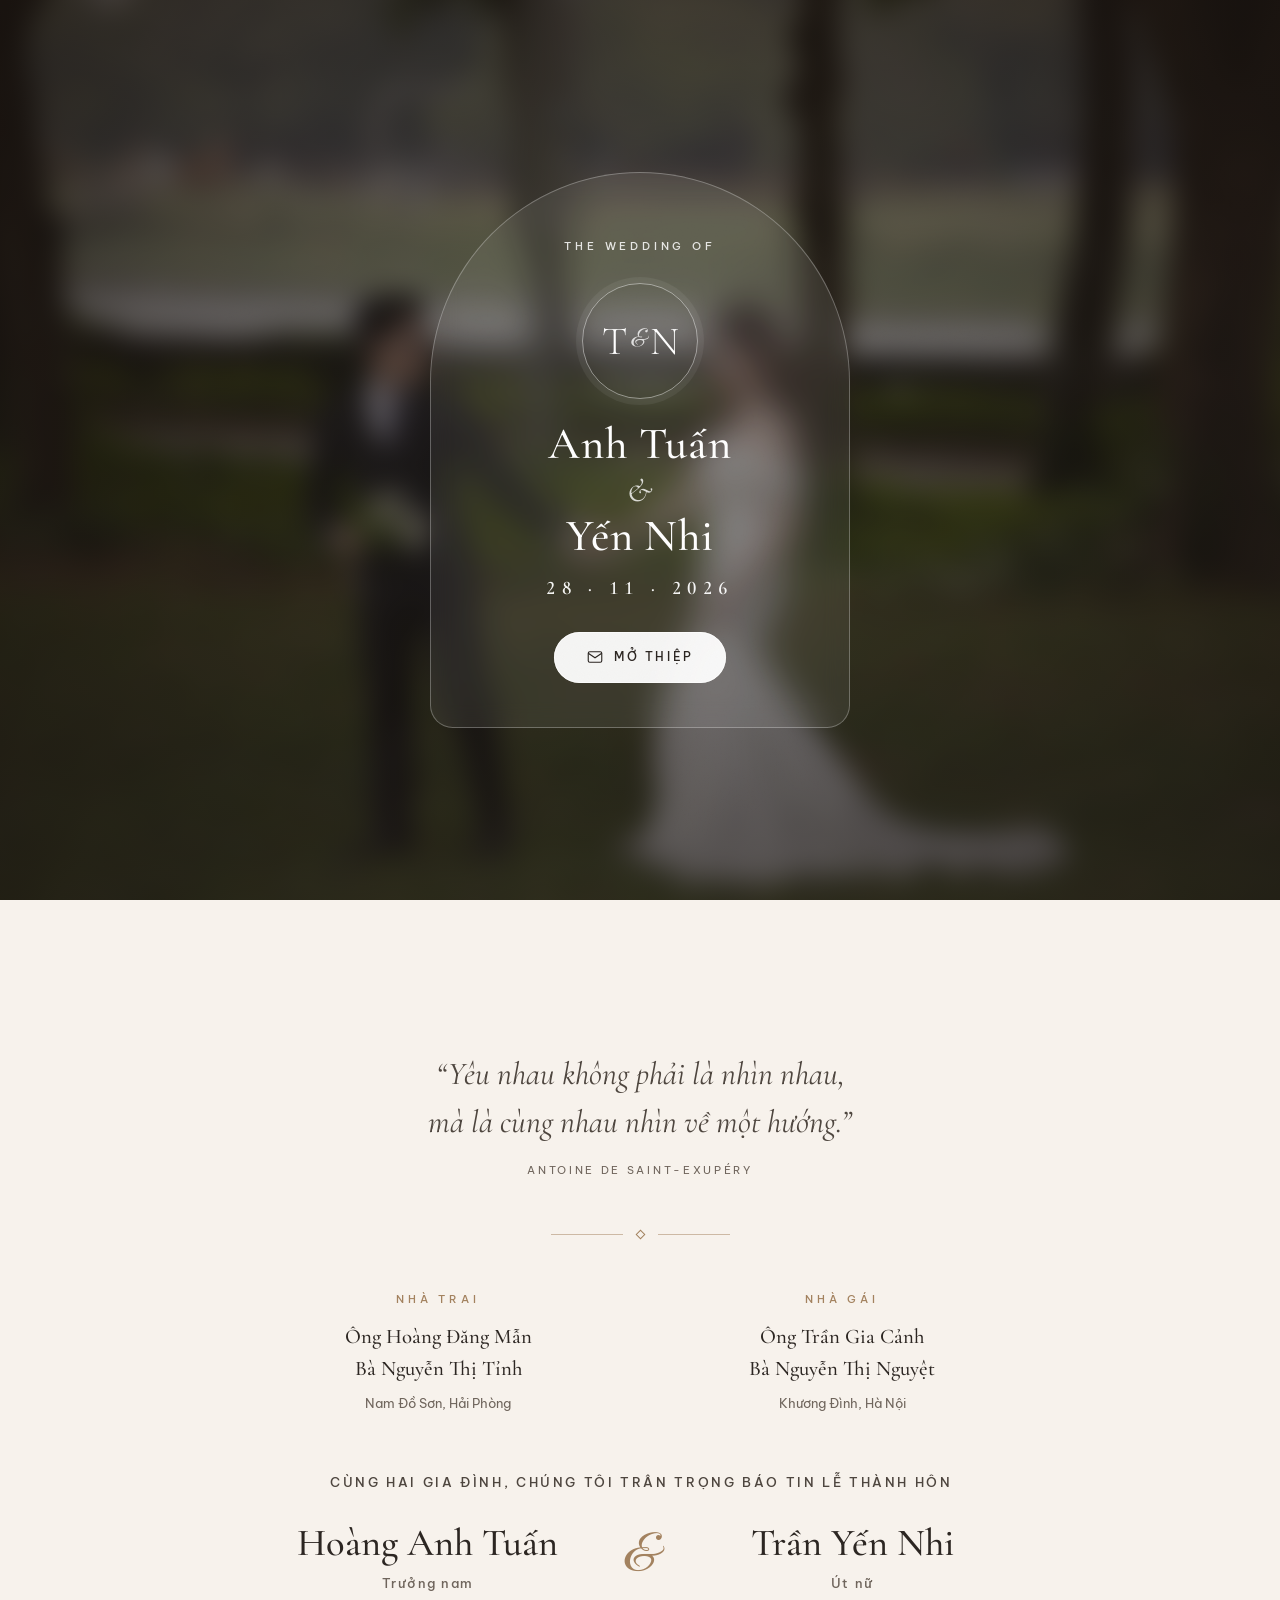
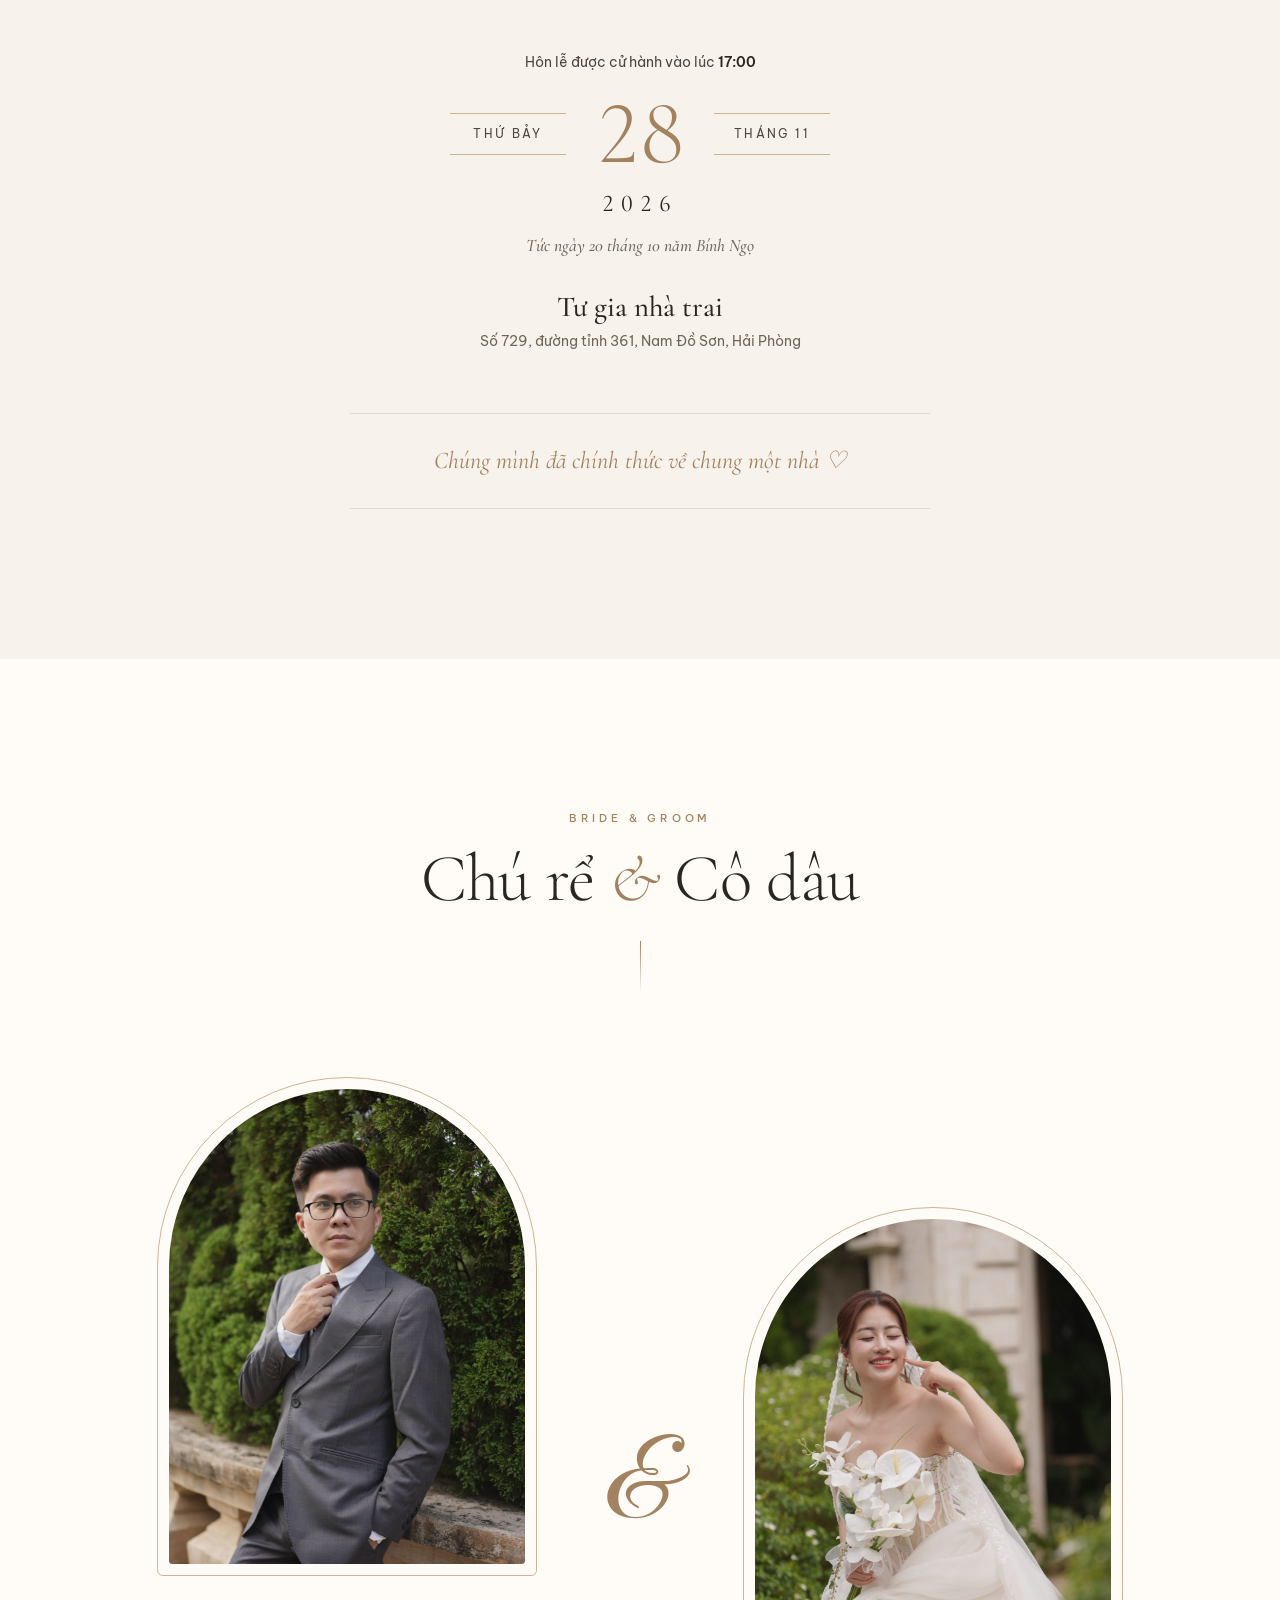
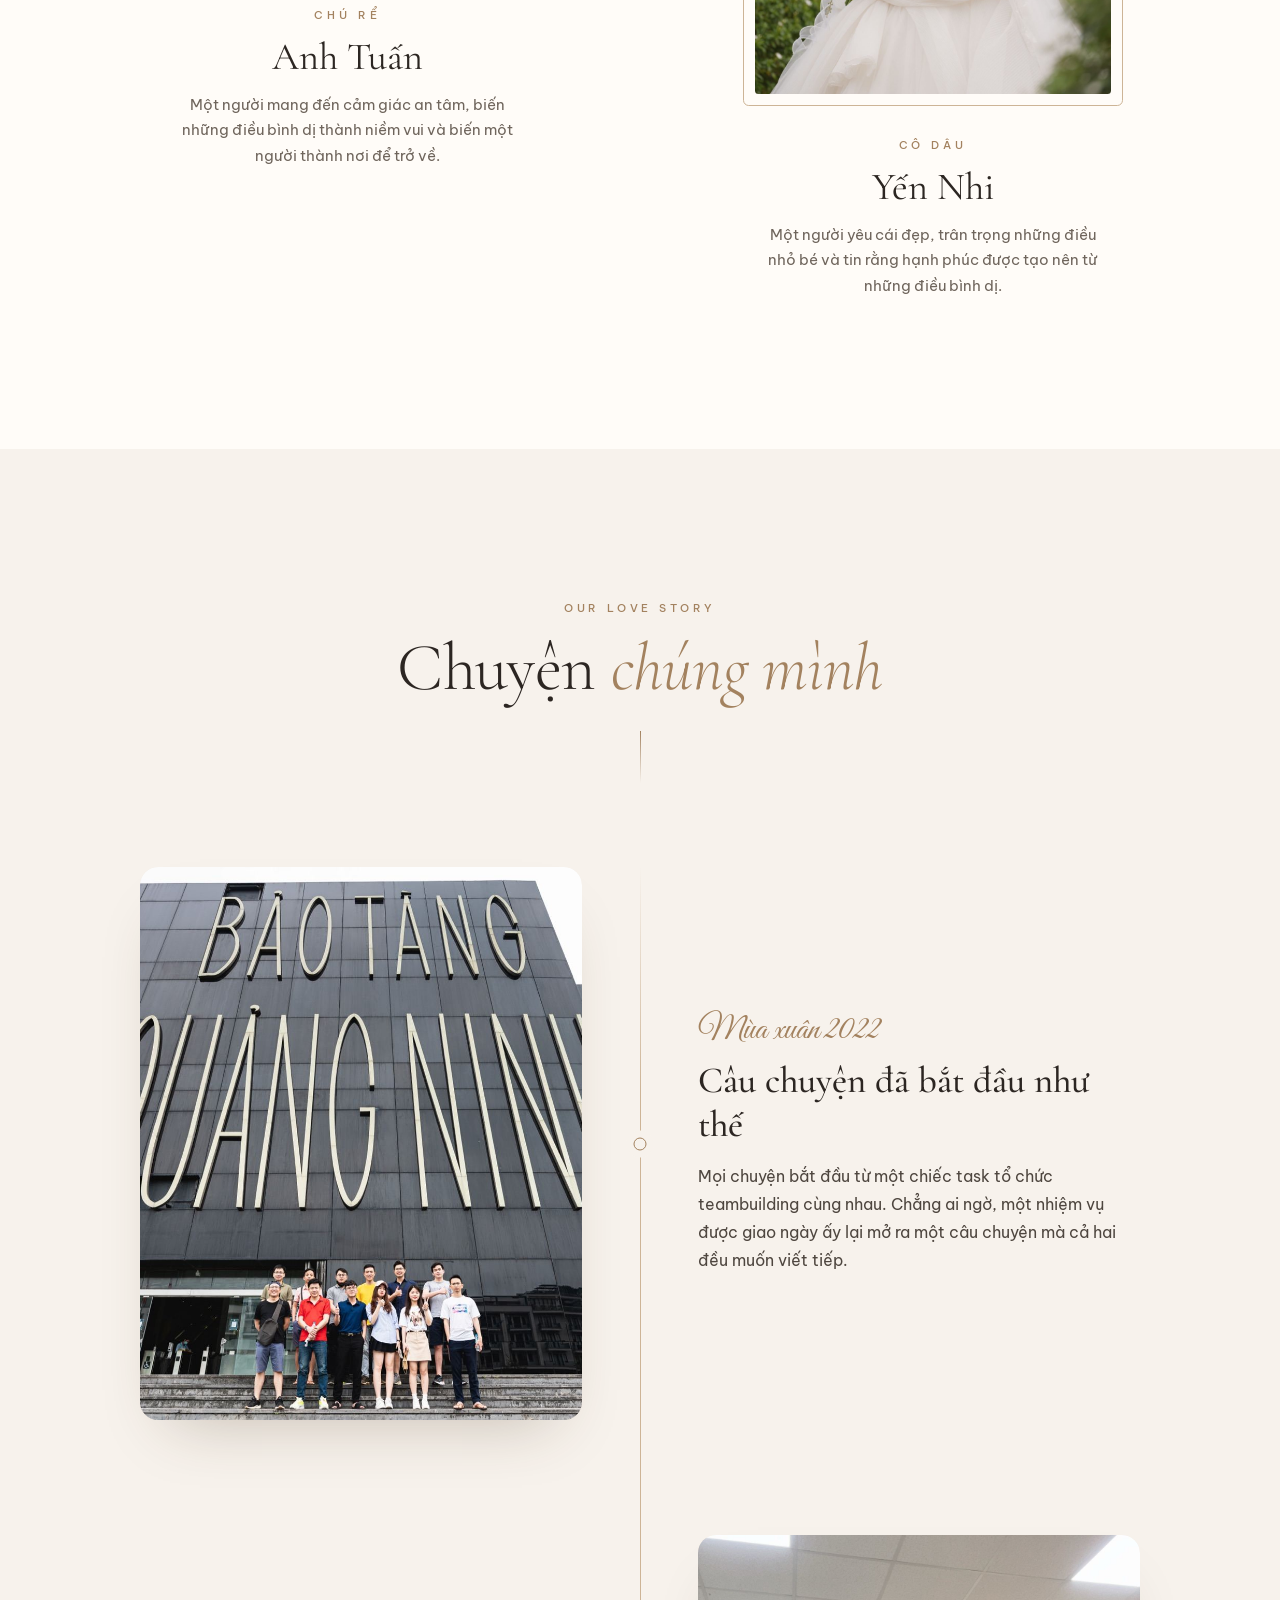
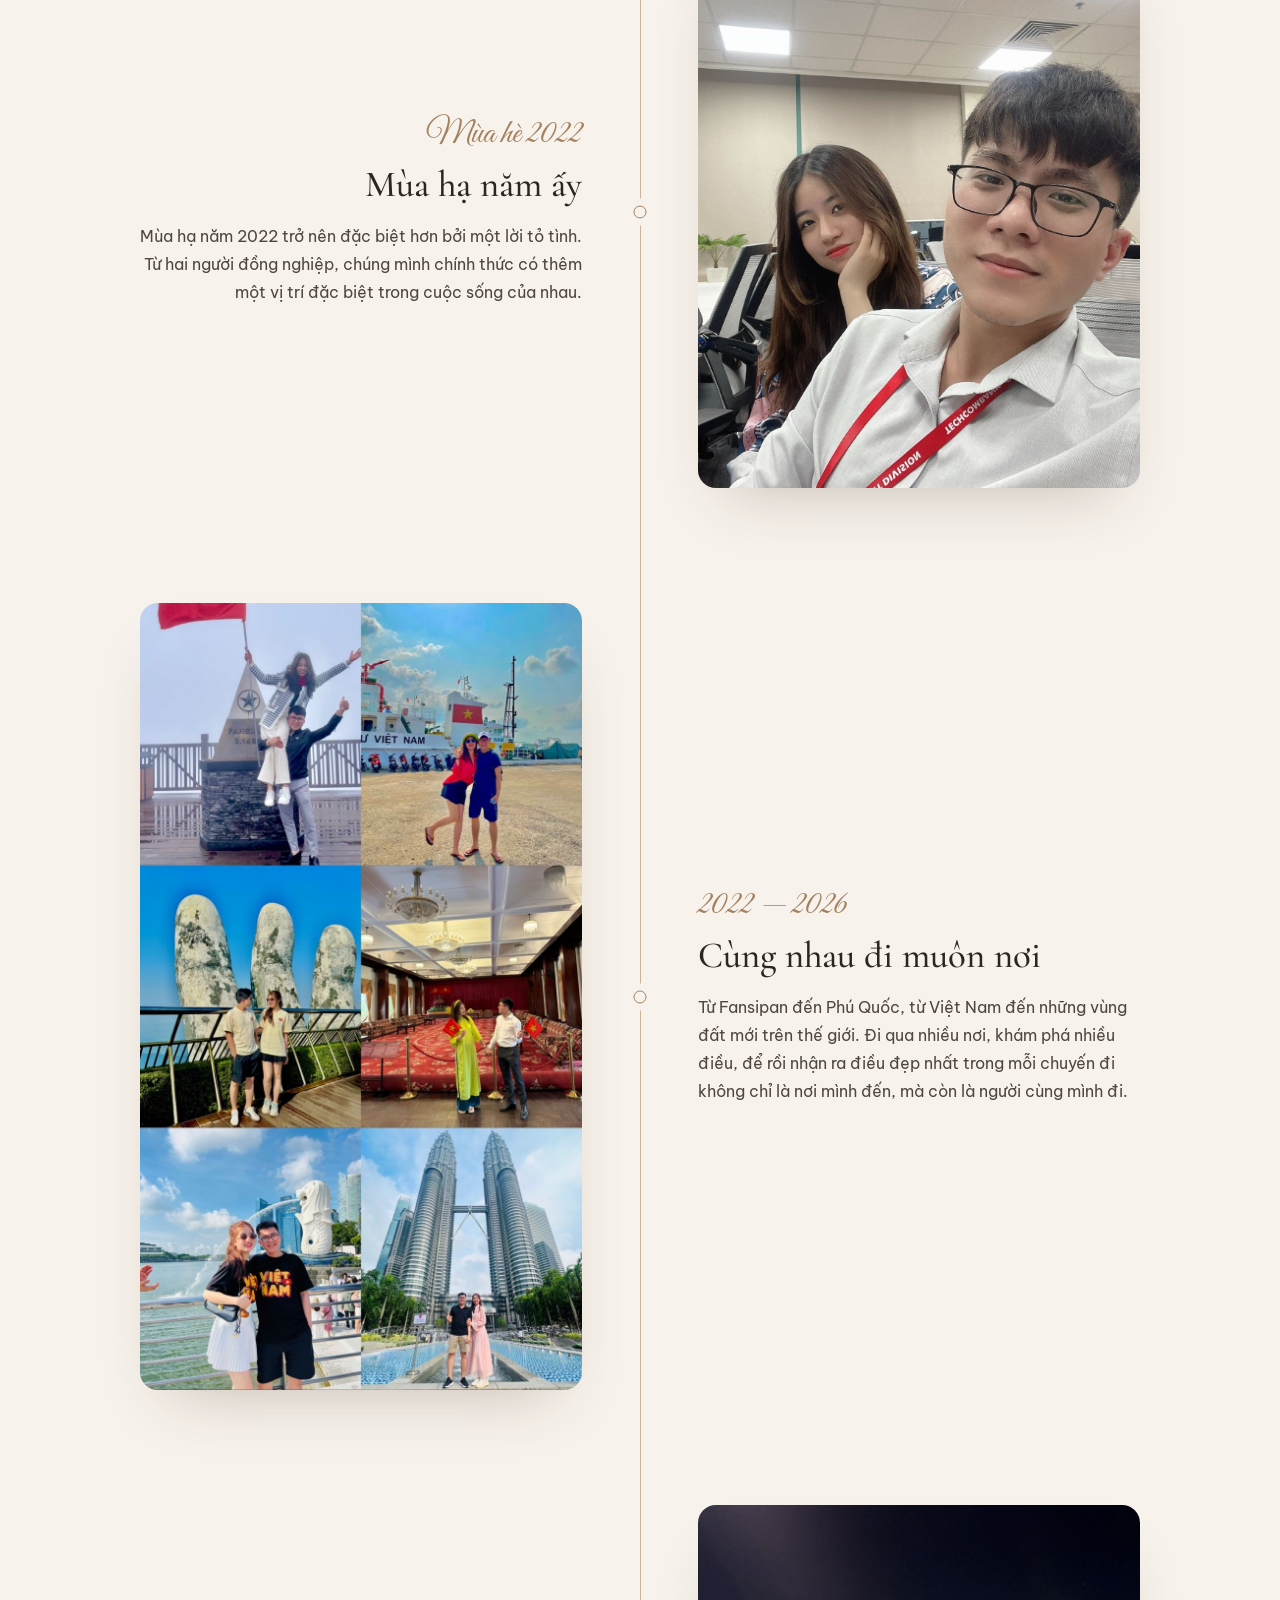
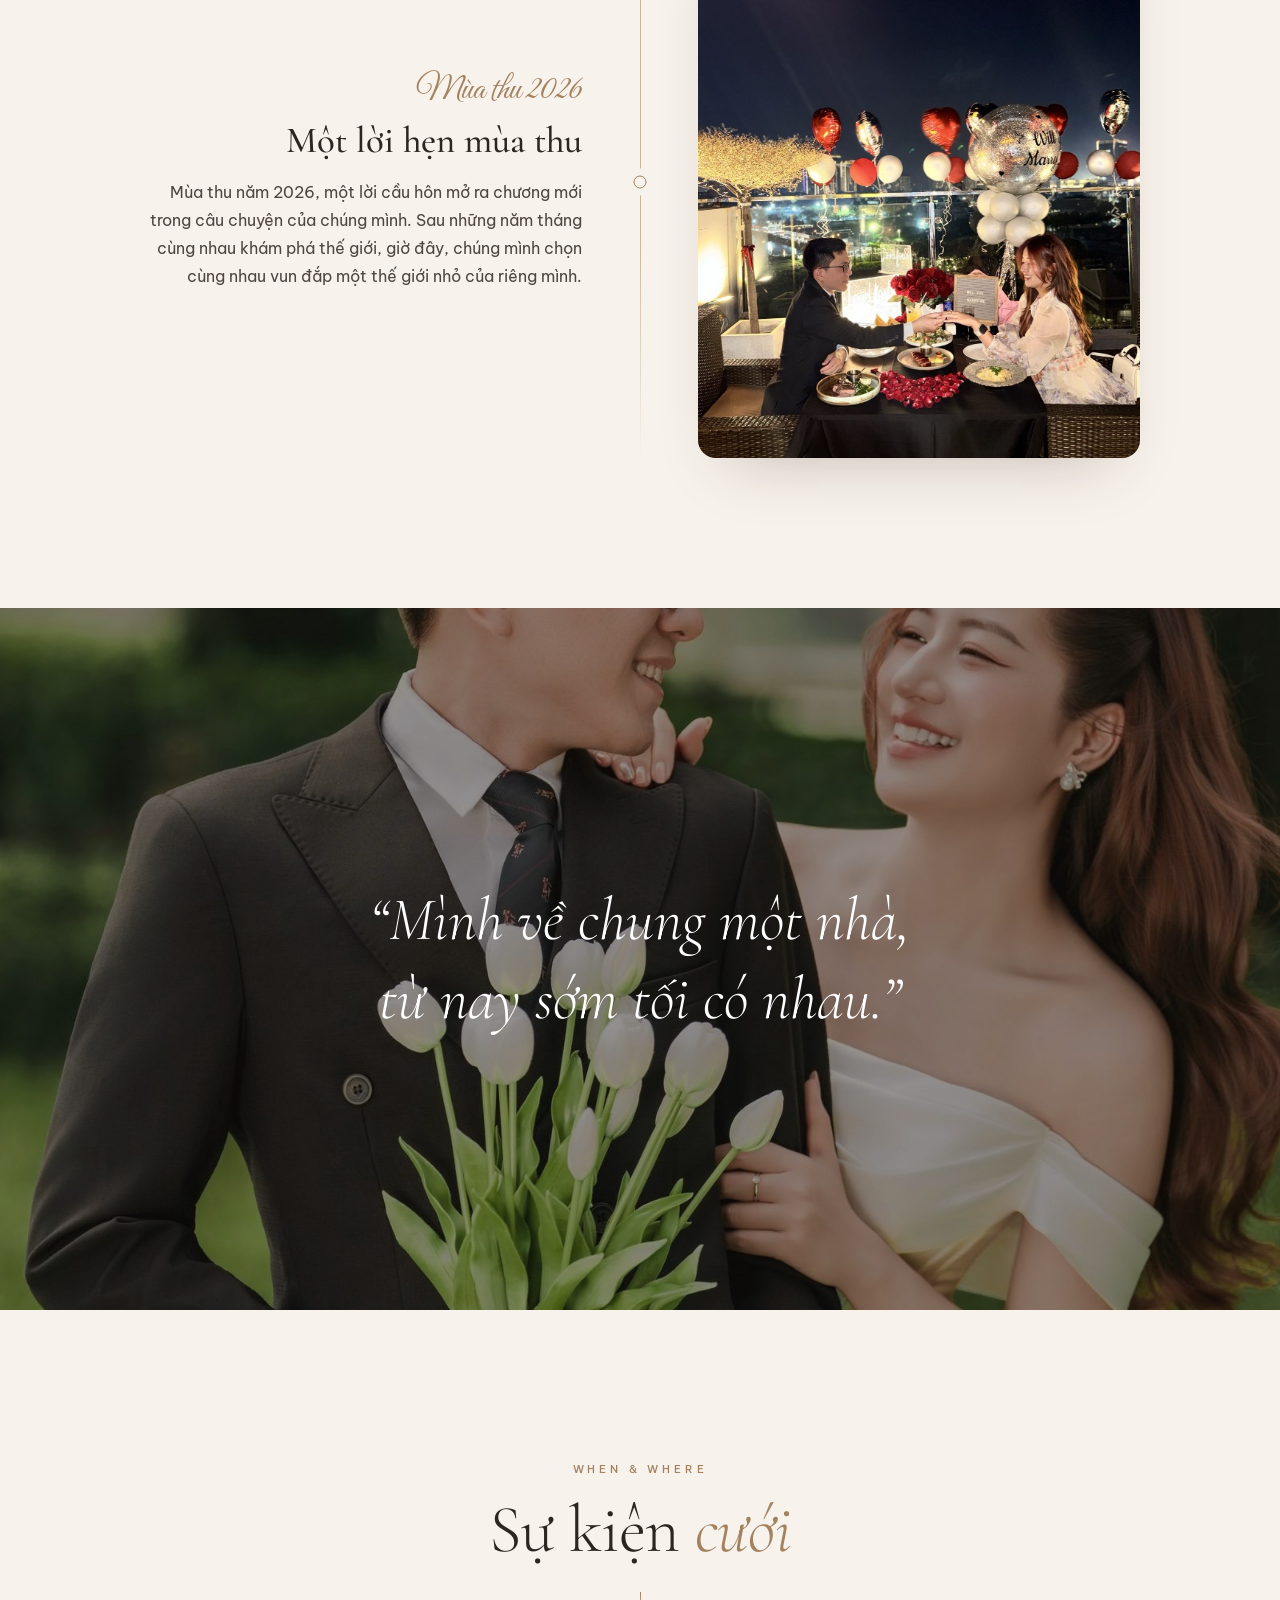
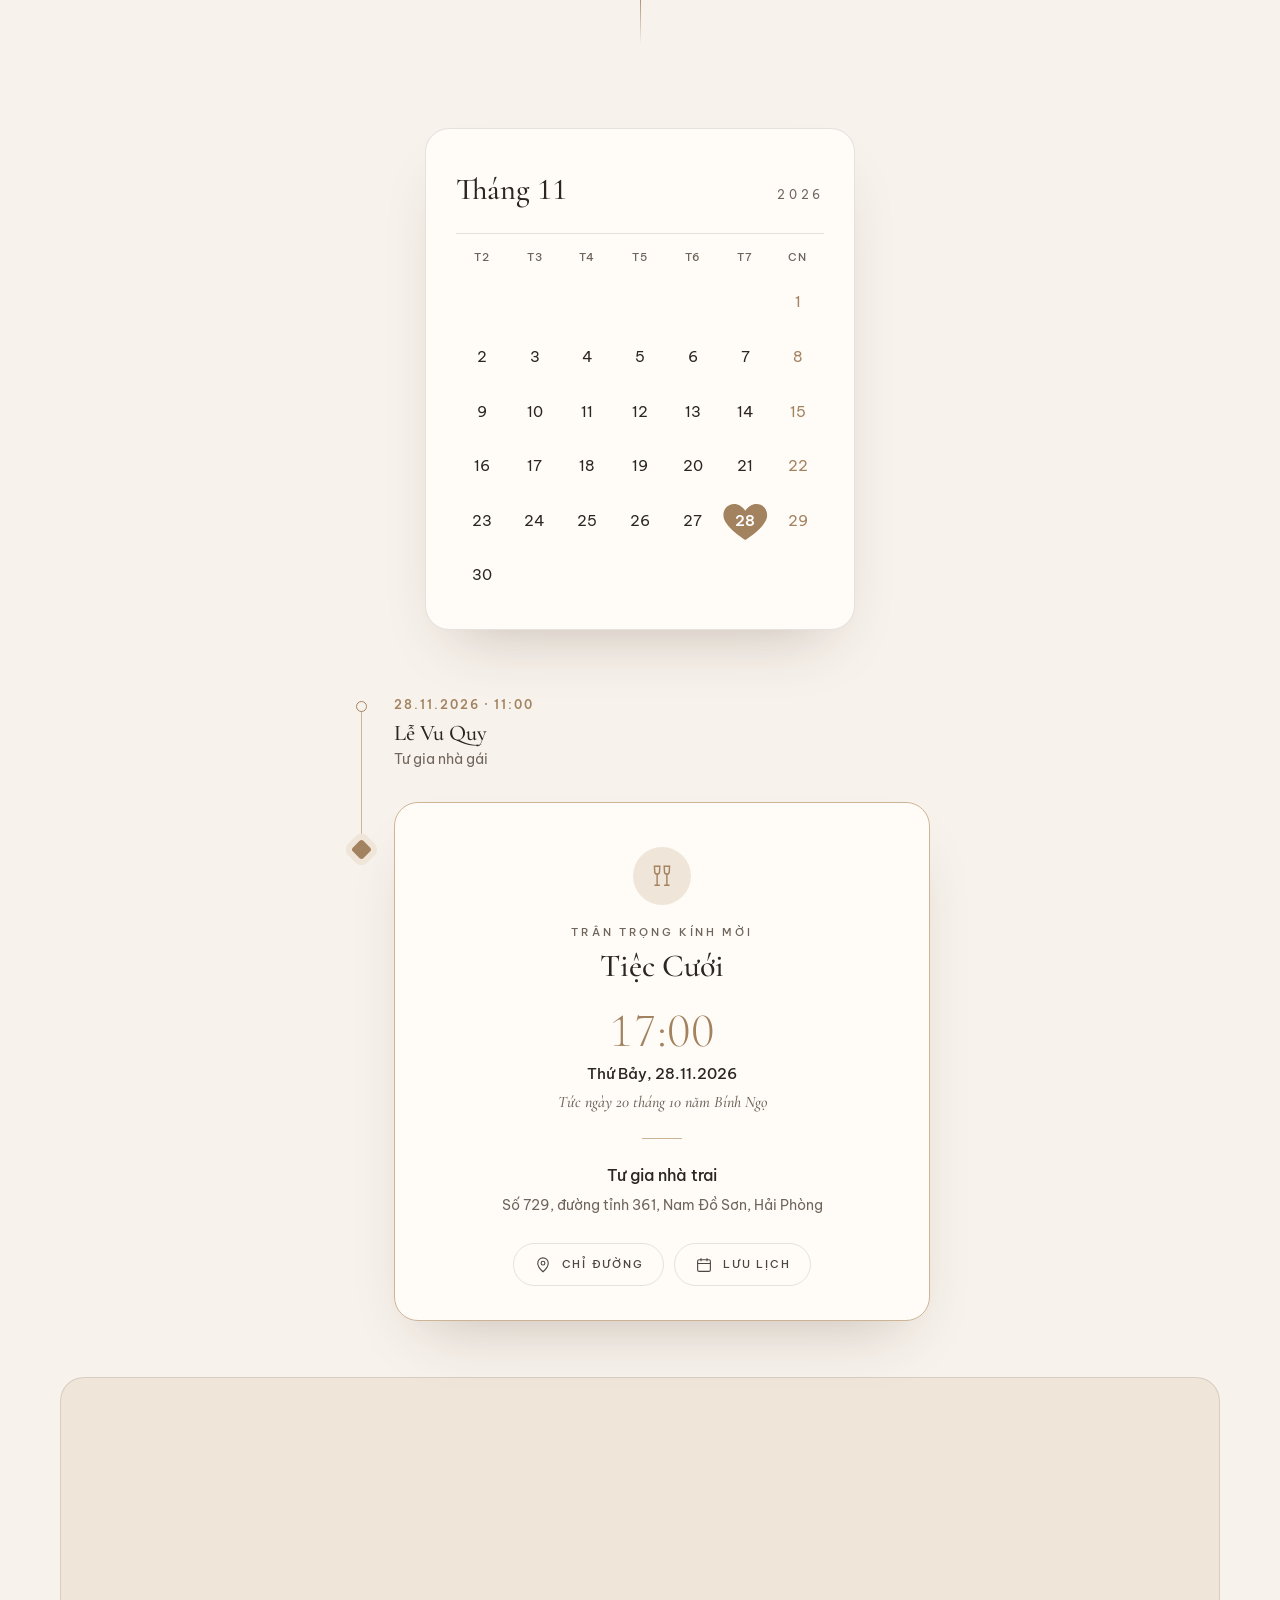
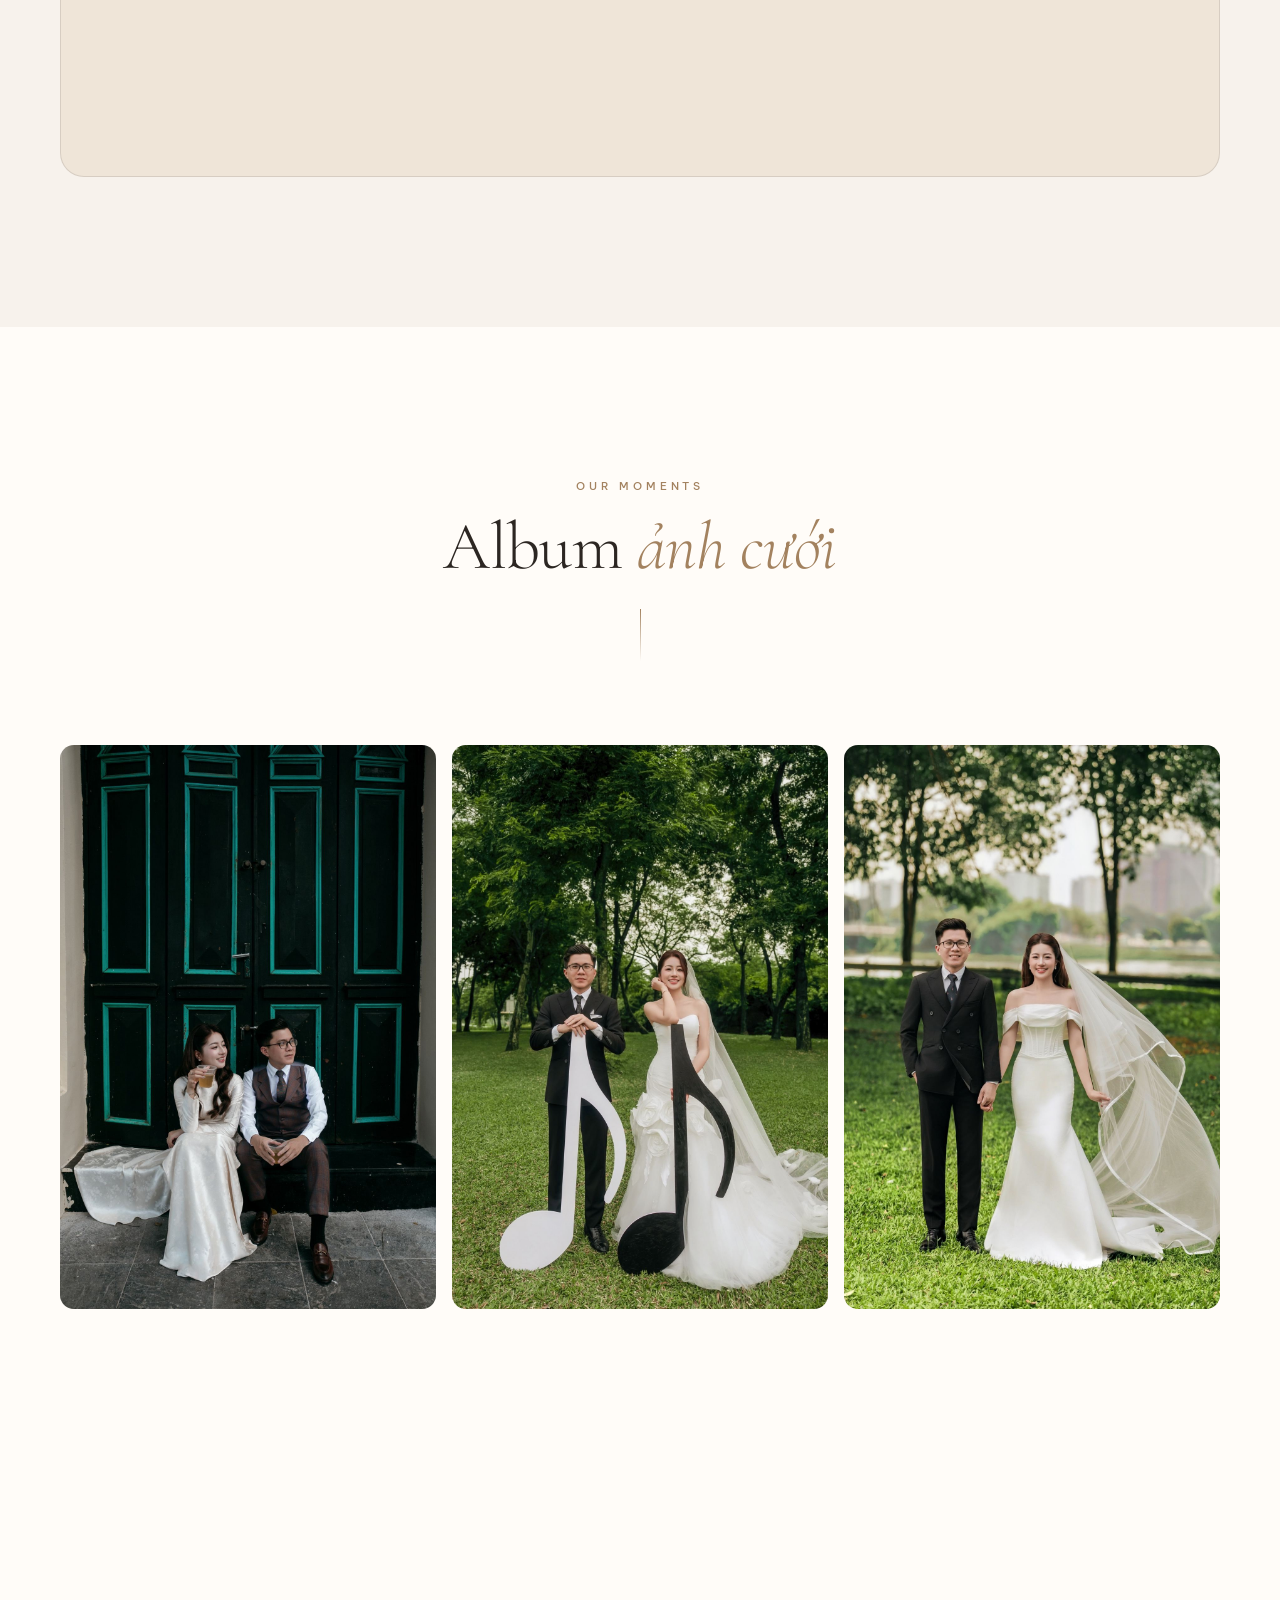
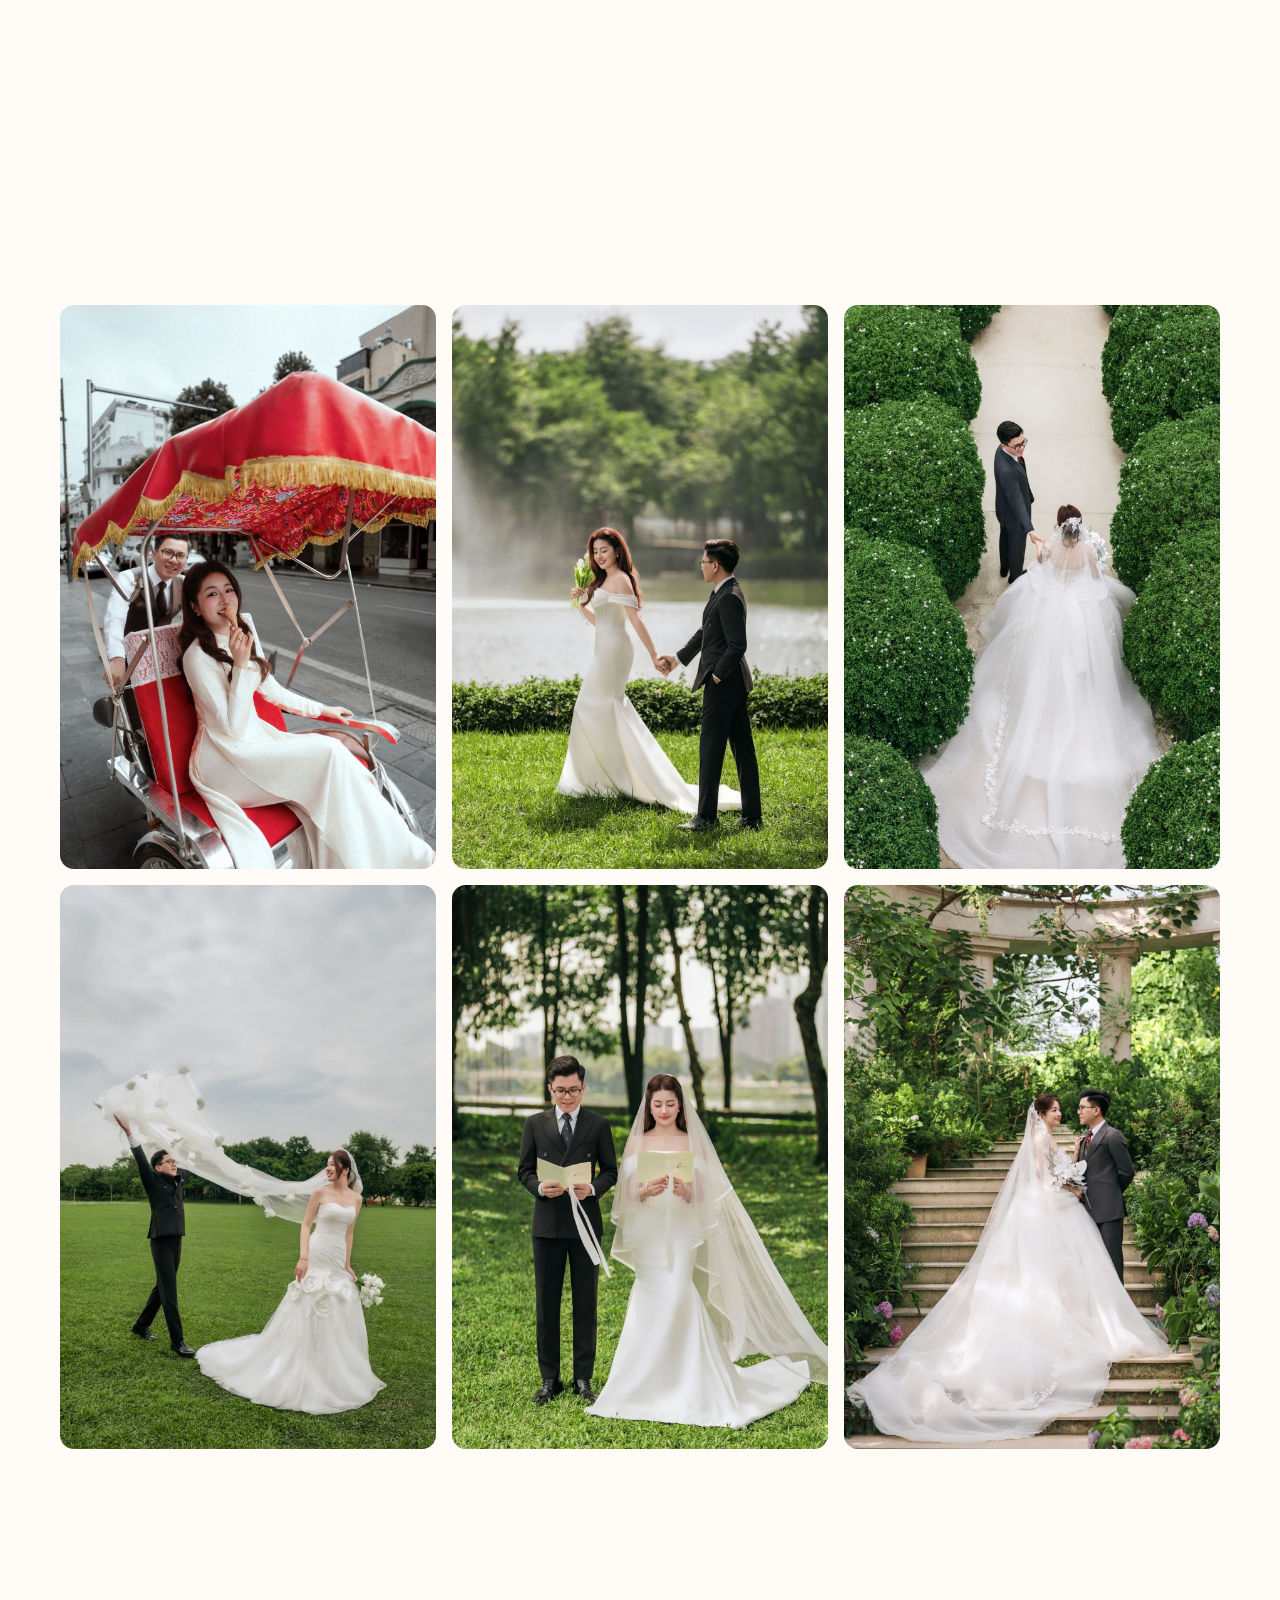
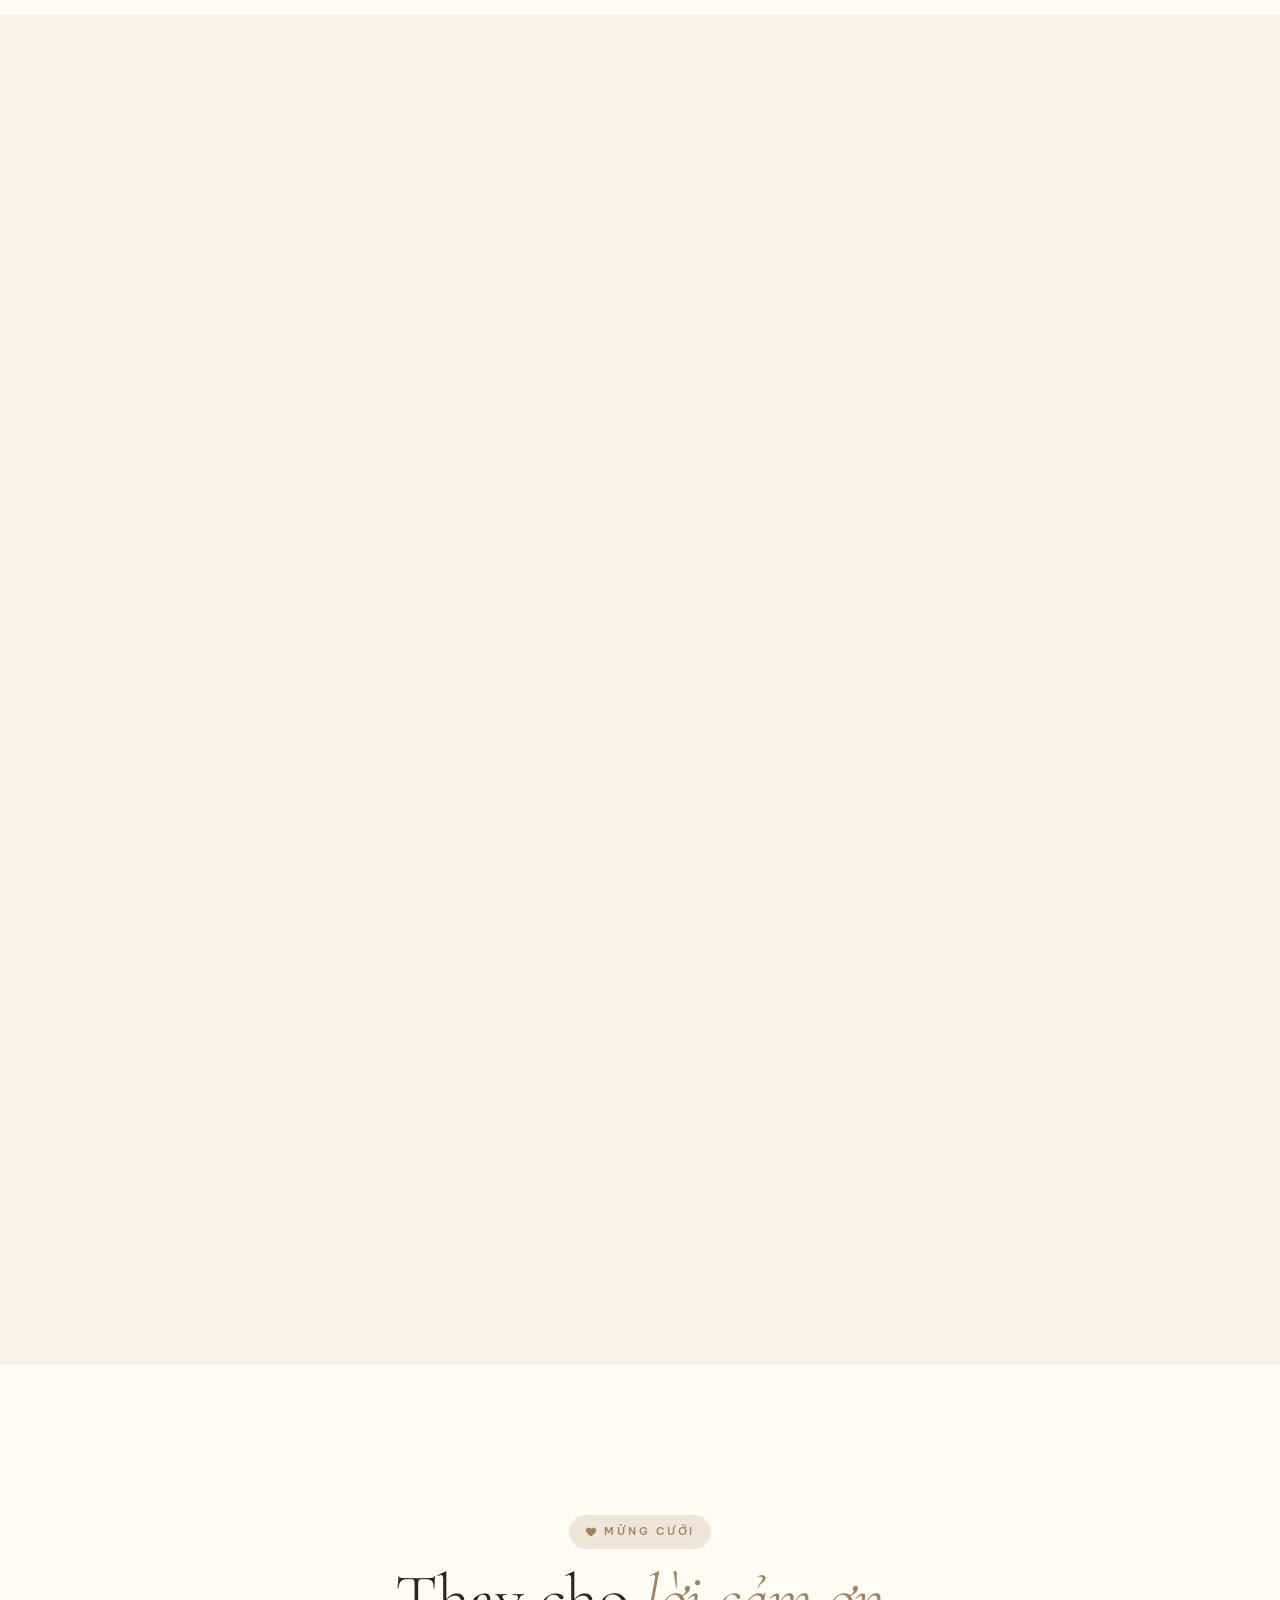
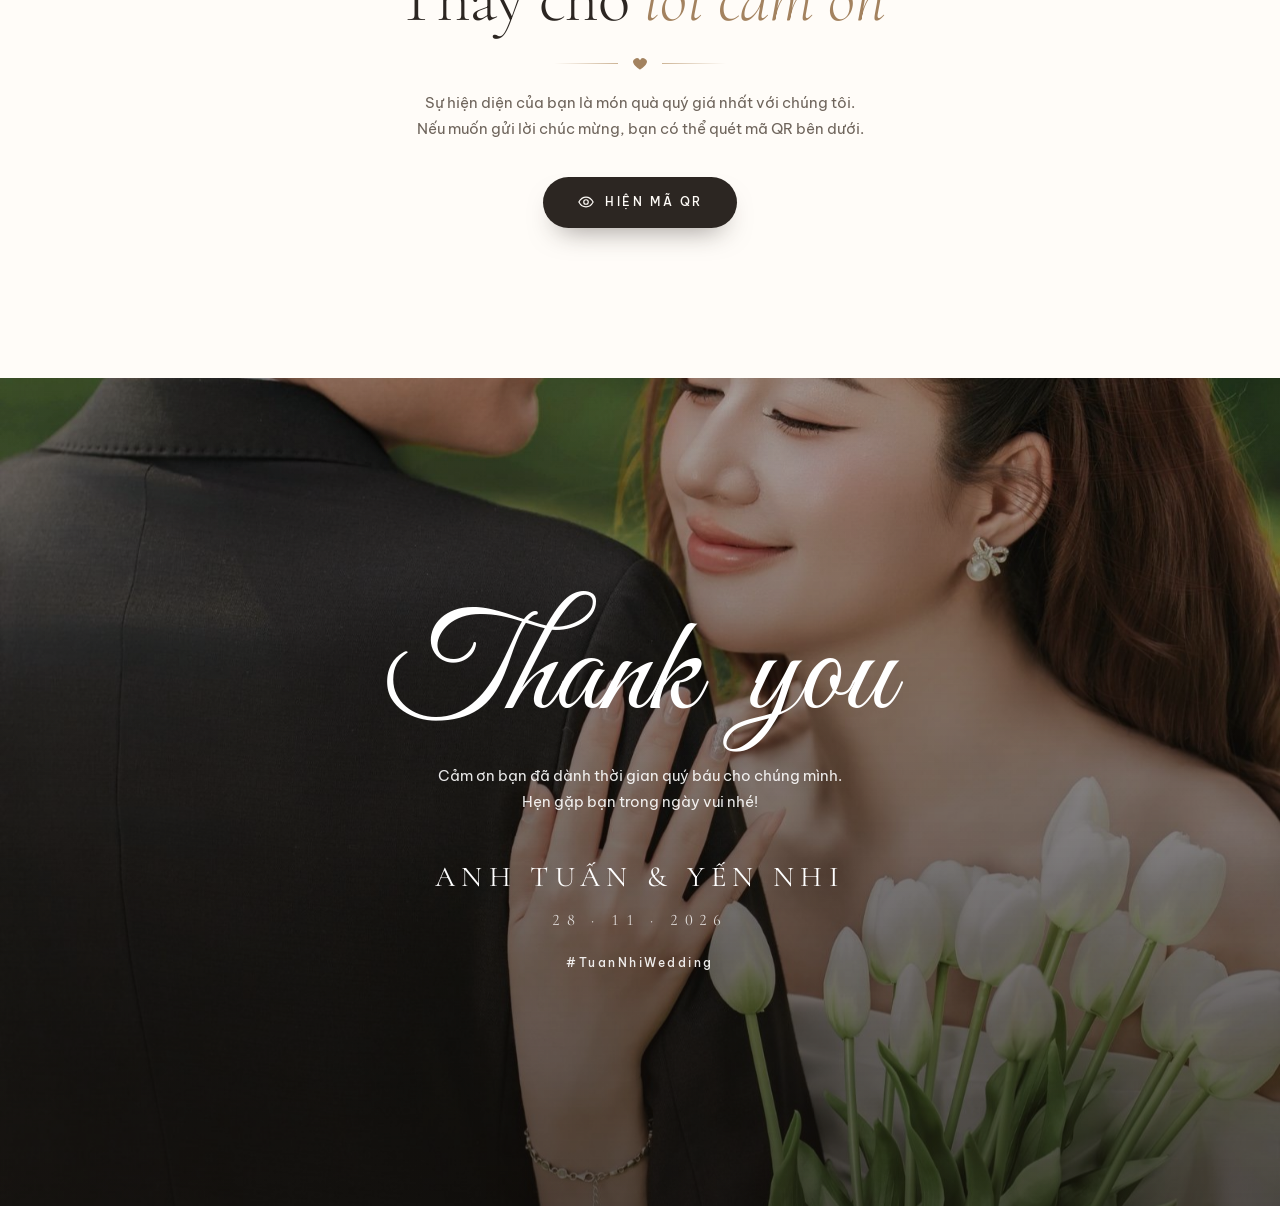
<file: thanh-hon/index.html>
<!doctype html>
<html lang="vi">
<head>
  <meta charset="UTF-8" />
  <meta name="viewport" content="width=device-width, initial-scale=1" />
  <!-- Link LỄ THÀNH HÔN (28.11.2026, tư gia nhà trai).
       Trang này chỉ chứa ảnh + tiêu đề xem trước khi gửi qua Zalo / Facebook / Messenger,
       rồi tự chuyển sang thiệp chính với thông tin lễ thành hôn (?le=thanh-hon), giữ nguyên ?to=Tên khách.
       Nội dung thiệp sửa trong js/config.js → sides['thanh-hon']. -->
  <title>Anh Tuấn &amp; Yến Nhi · Thiệp mời cưới 28.11.2026</title>
  <meta name="description" content="Trân trọng kính mời bạn đến dự tiệc cưới của chúng mình lúc 17:00, Thứ Bảy 28.11.2026 tại tư gia nhà trai, Nam Đồ Sơn, Hải Phòng." />
  <meta property="og:type" content="website" />
  <meta property="og:site_name" content="Thiệp cưới Anh Tuấn &amp; Yến Nhi" />
  <meta property="og:locale" content="vi_VN" />
  <meta property="og:title" content="Anh Tuấn &amp; Yến Nhi · Thiệp mời cưới 28.11.2026" />
  <meta property="og:description" content="Trân trọng kính mời bạn đến dự tiệc cưới của chúng mình lúc 17:00, Thứ Bảy 28.11.2026 tại tư gia nhà trai, Nam Đồ Sơn, Hải Phòng." />
  <meta property="og:image" content="https://hoangtuan141.github.io/wedding_invitation/images/cover/og-preview.jpg" />
  <meta property="og:image:secure_url" content="https://hoangtuan141.github.io/wedding_invitation/images/cover/og-preview.jpg" />
  <meta property="og:image:type" content="image/jpeg" />
  <meta property="og:image:width" content="1200" />
  <meta property="og:image:height" content="630" />
  <meta property="og:image:alt" content="Ảnh cưới Anh Tuấn và Yến Nhi" />
  <meta name="twitter:card" content="summary_large_image" />
  <meta name="twitter:title" content="Anh Tuấn &amp; Yến Nhi · Thiệp mời cưới 28.11.2026" />
  <meta name="twitter:description" content="Trân trọng kính mời bạn đến dự tiệc cưới của chúng mình lúc 17:00, Thứ Bảy 28.11.2026 tại tư gia nhà trai, Nam Đồ Sơn, Hải Phòng." />
  <meta name="twitter:image" content="https://hoangtuan141.github.io/wedding_invitation/images/cover/og-preview.jpg" />
  <meta name="theme-color" content="#1F1915" />
  <style>html,body{margin:0;height:100%;background:#1F1915;color:#F7F2EC;font-family:system-ui,sans-serif}
  a{color:inherit} p{position:fixed;inset:auto 0 40%;text-align:center;opacity:.6;font-size:14px}</style>
  <script>
    // Chuyển sang thiệp chính: le=thanh-hon đứng đầu, ?to=Tên khách luôn ở CUỐI link cho dễ sửa tên
    var q = new URLSearchParams(location.search);
    q.delete('le');
    var s = 'le=thanh-hon' + (q.toString() ? '&' + q.toString() : '');
    location.replace('../' + (s ? '?' + s : '') + location.hash);
  </script>
</head>
<body>
  <p><a href="../?le=thanh-hon">Mở thiệp cưới</a></p>
</body>
</html>
</file>
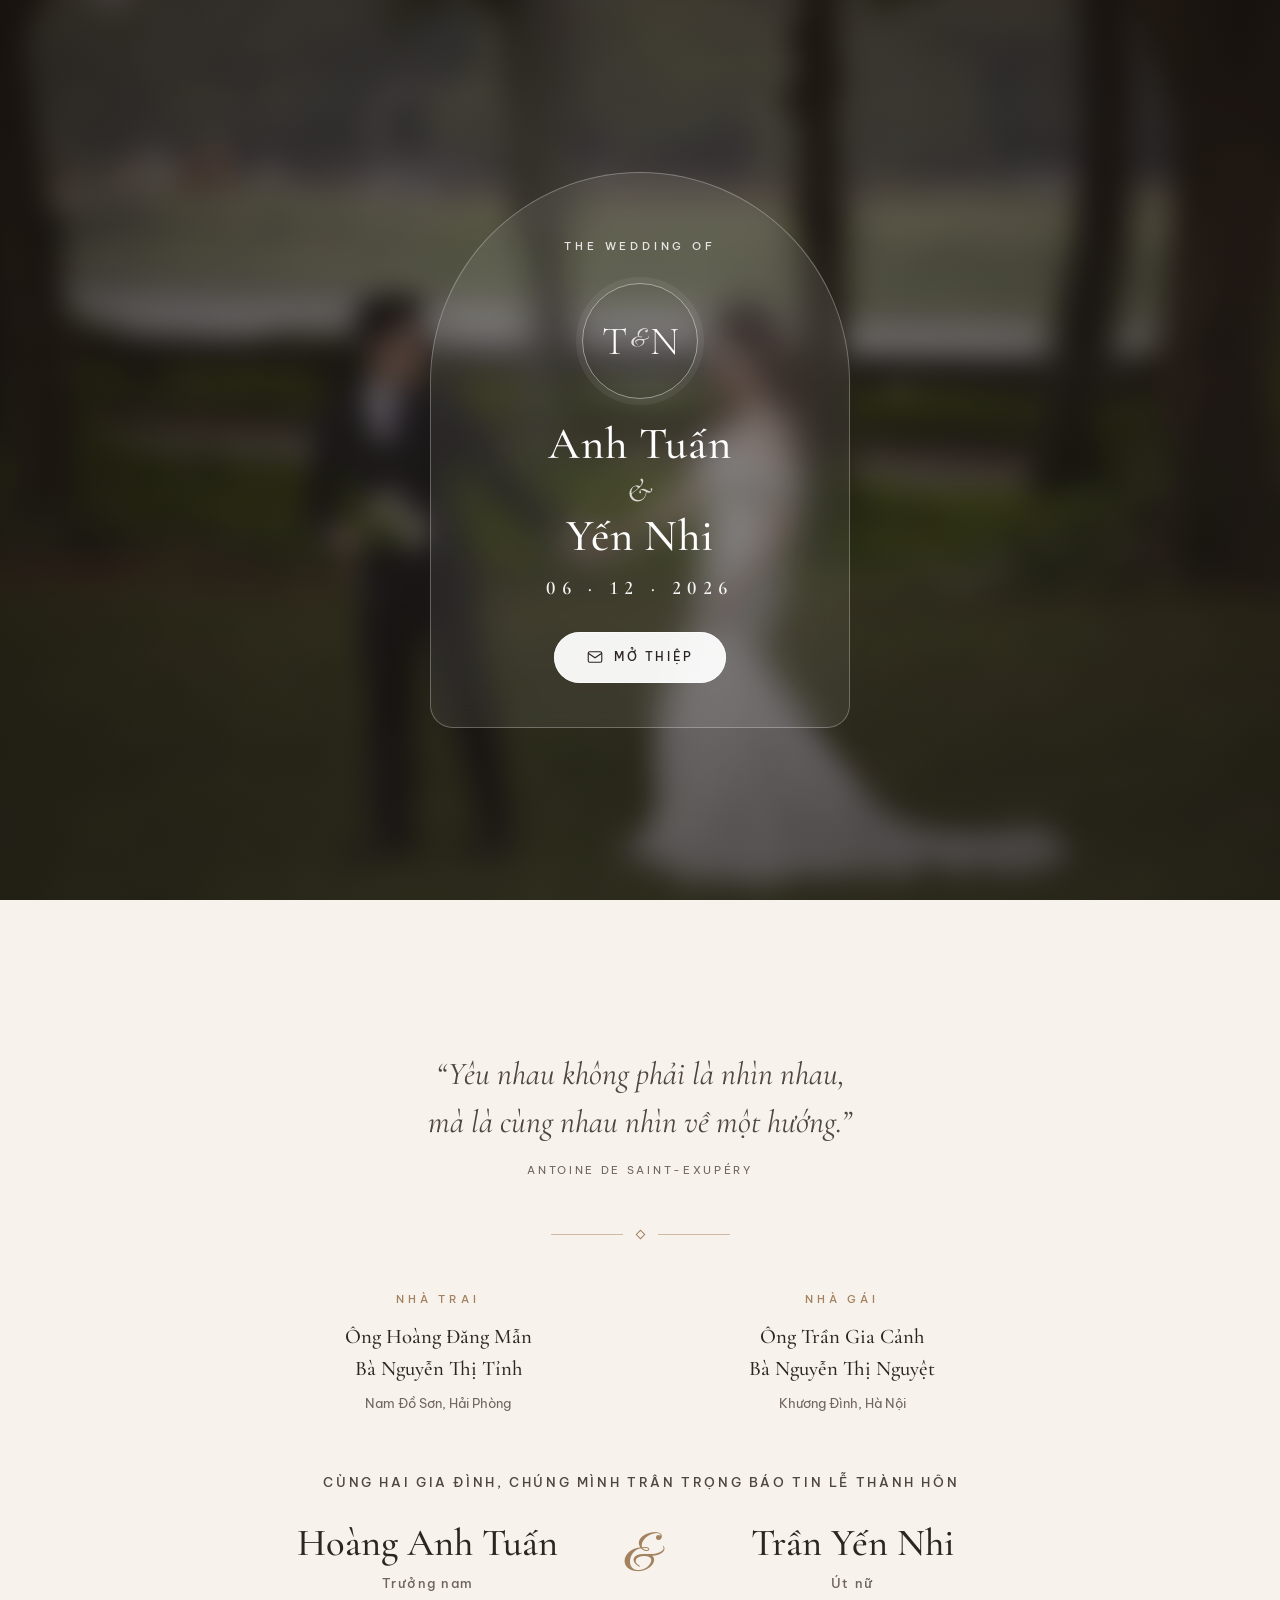
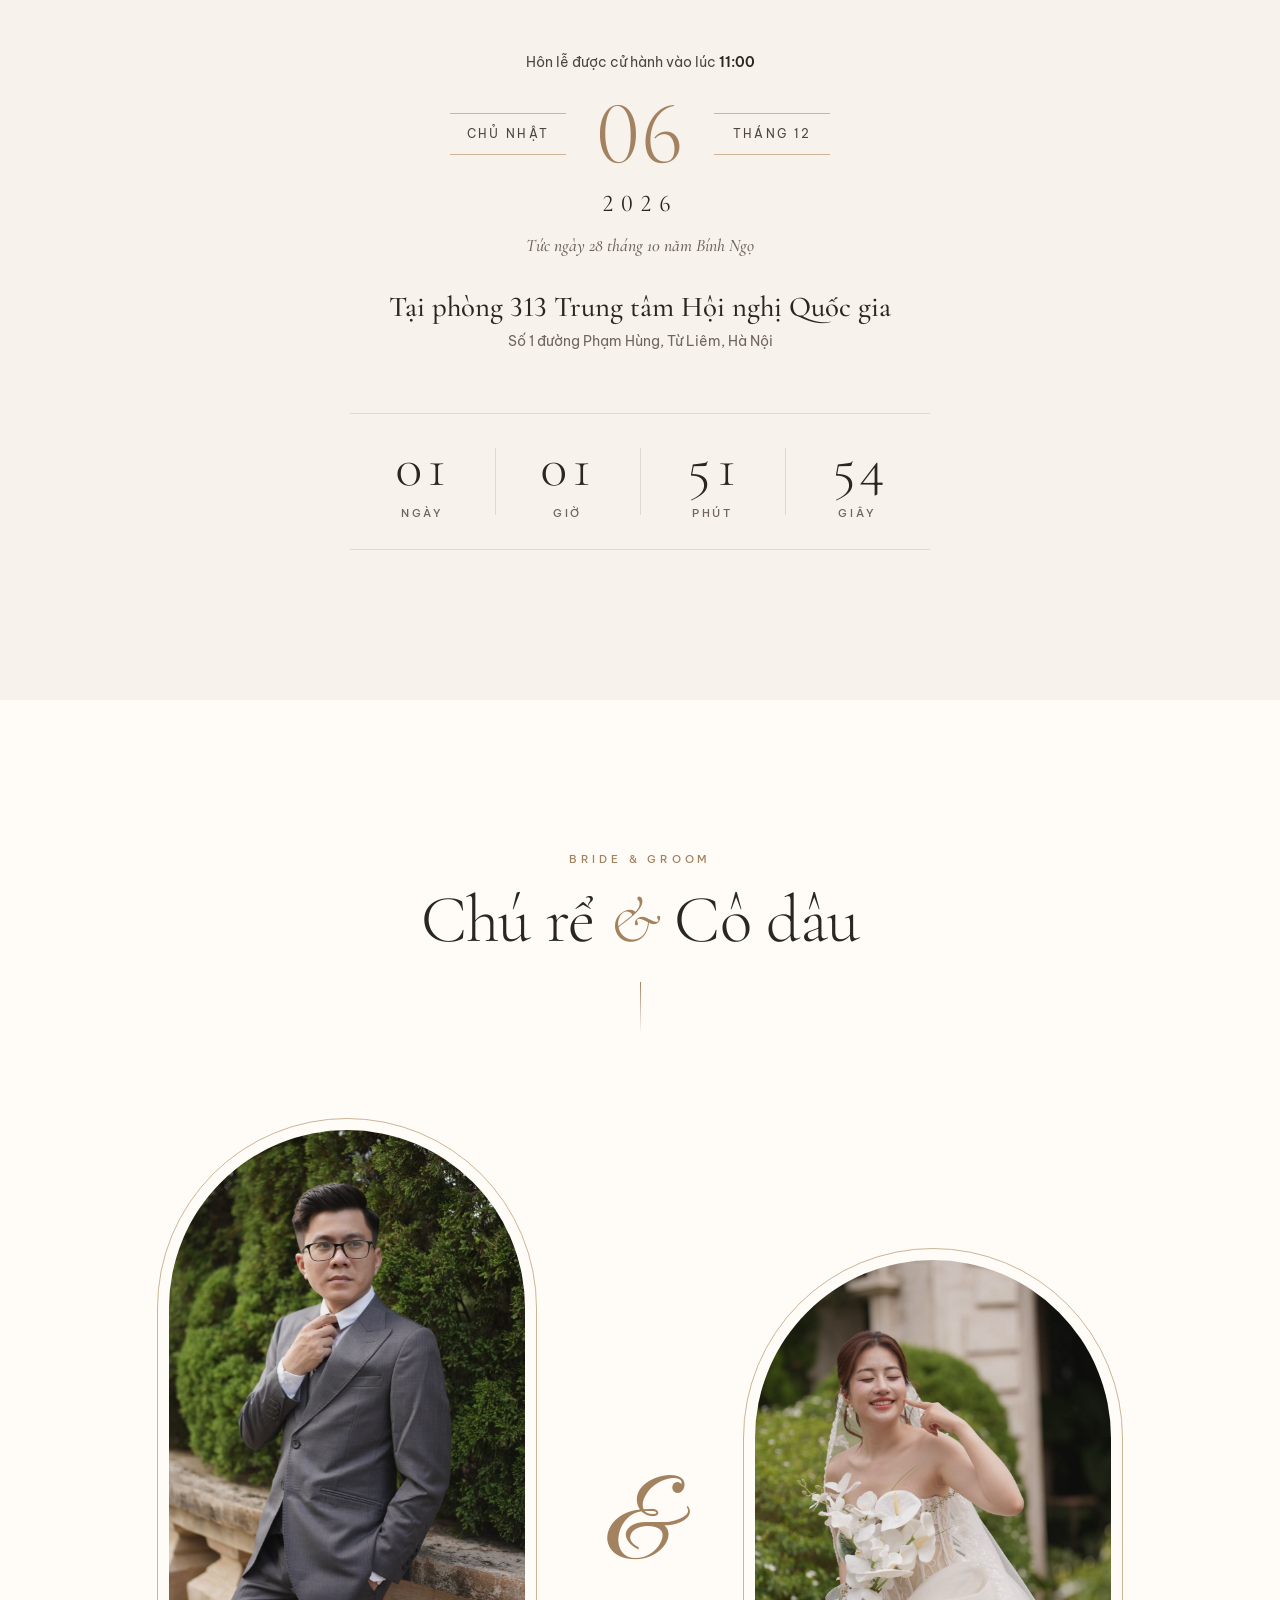
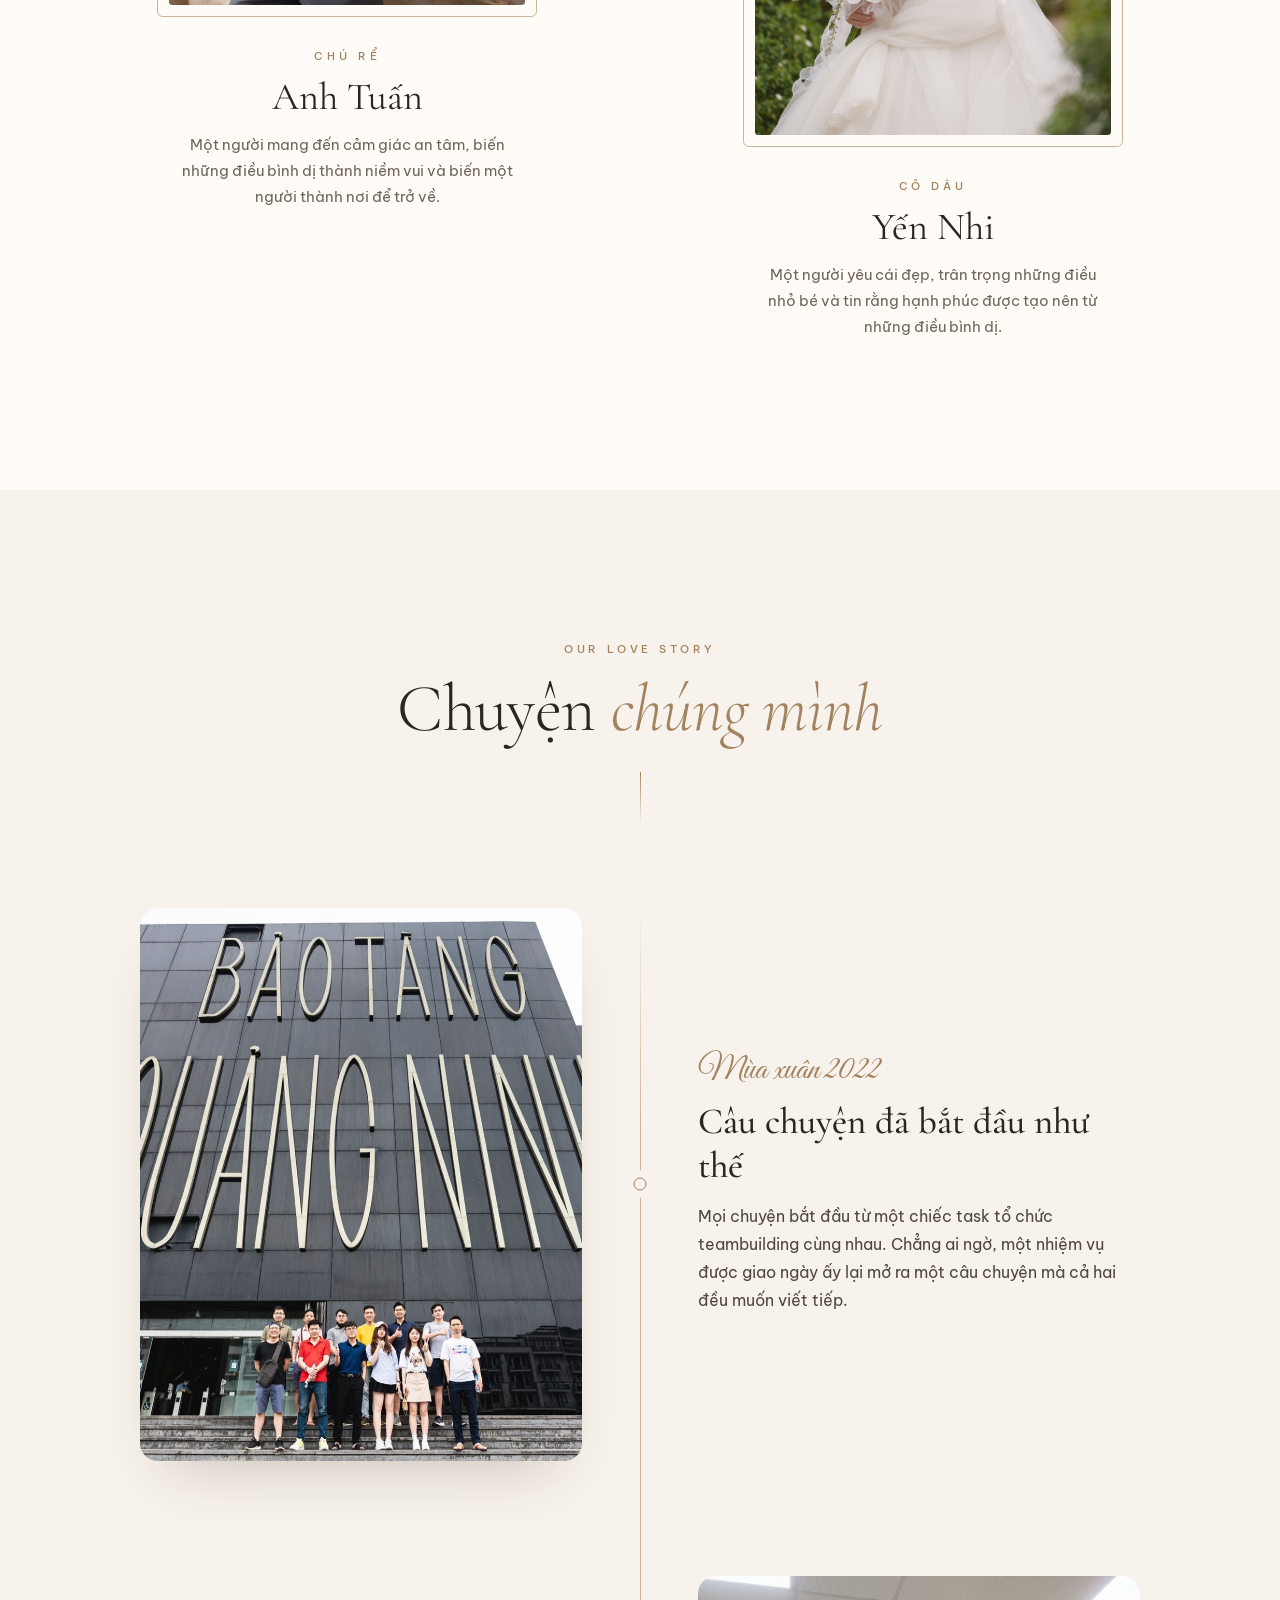
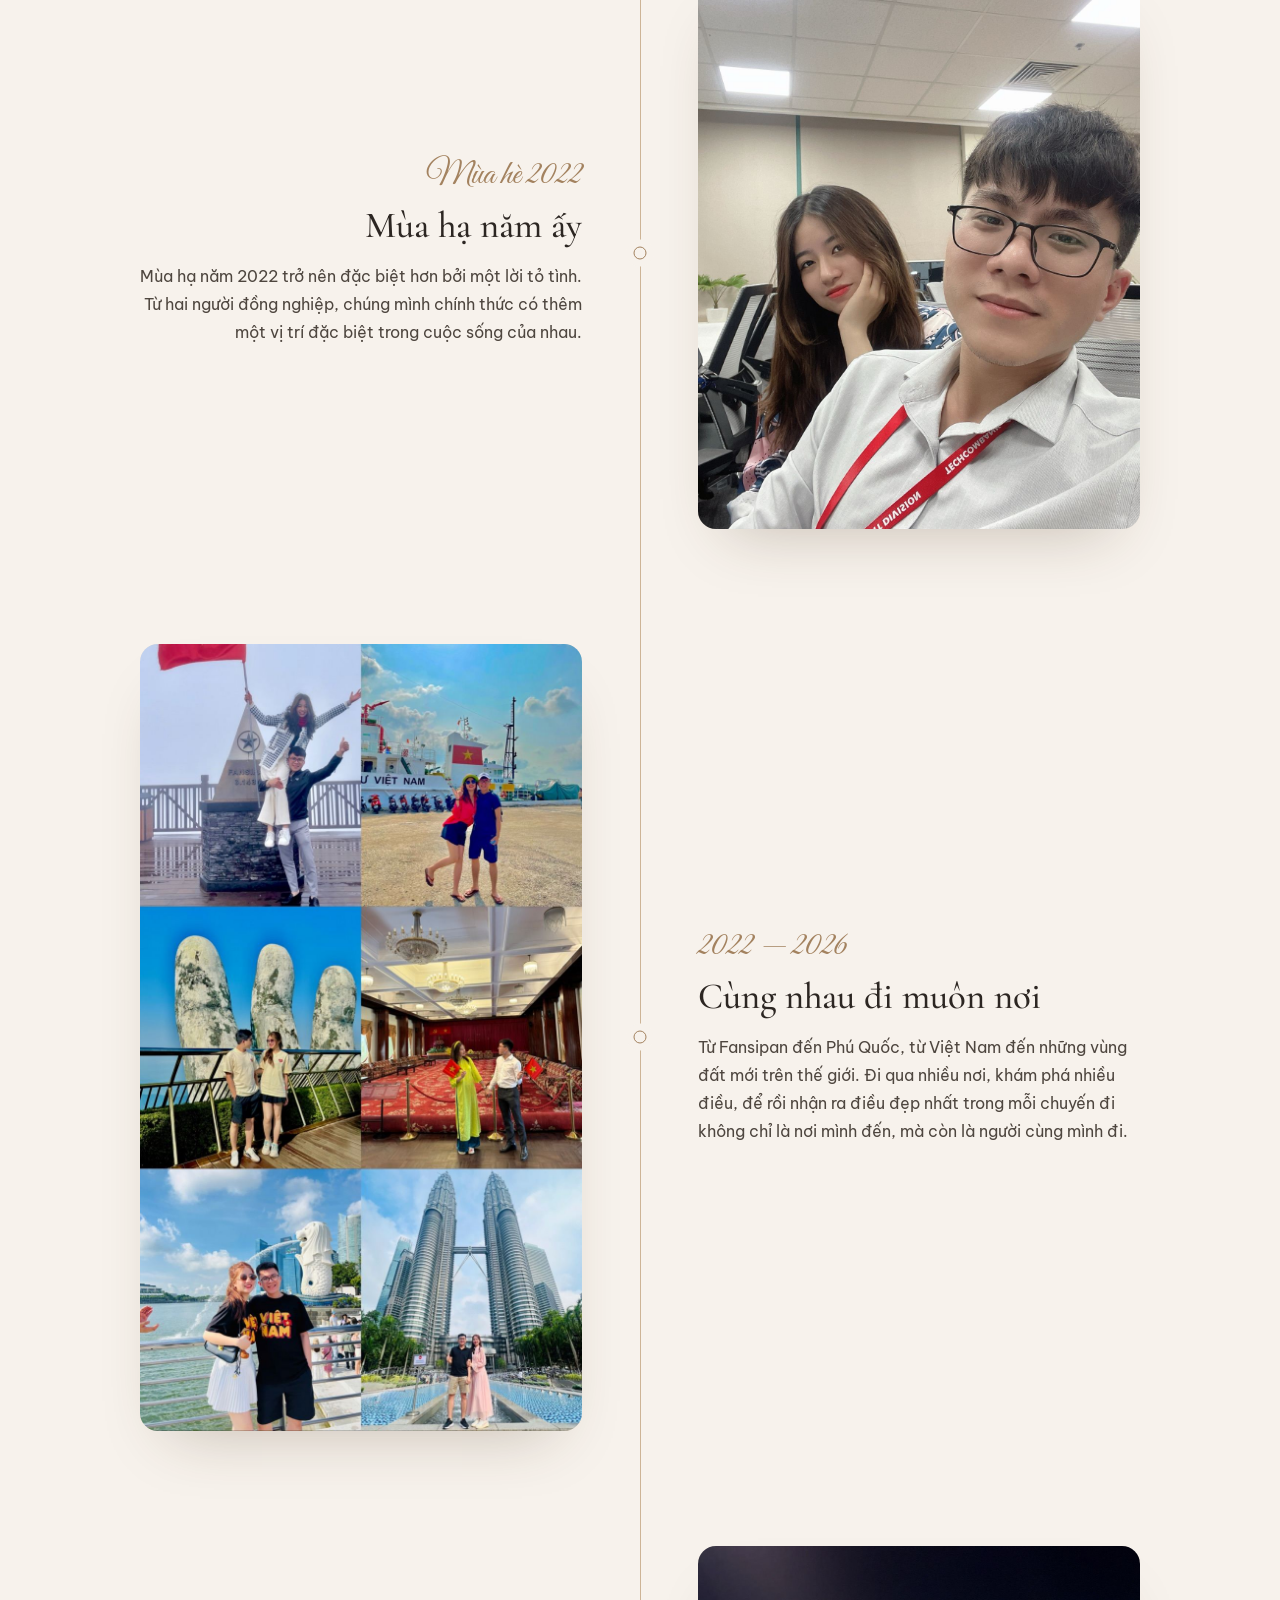
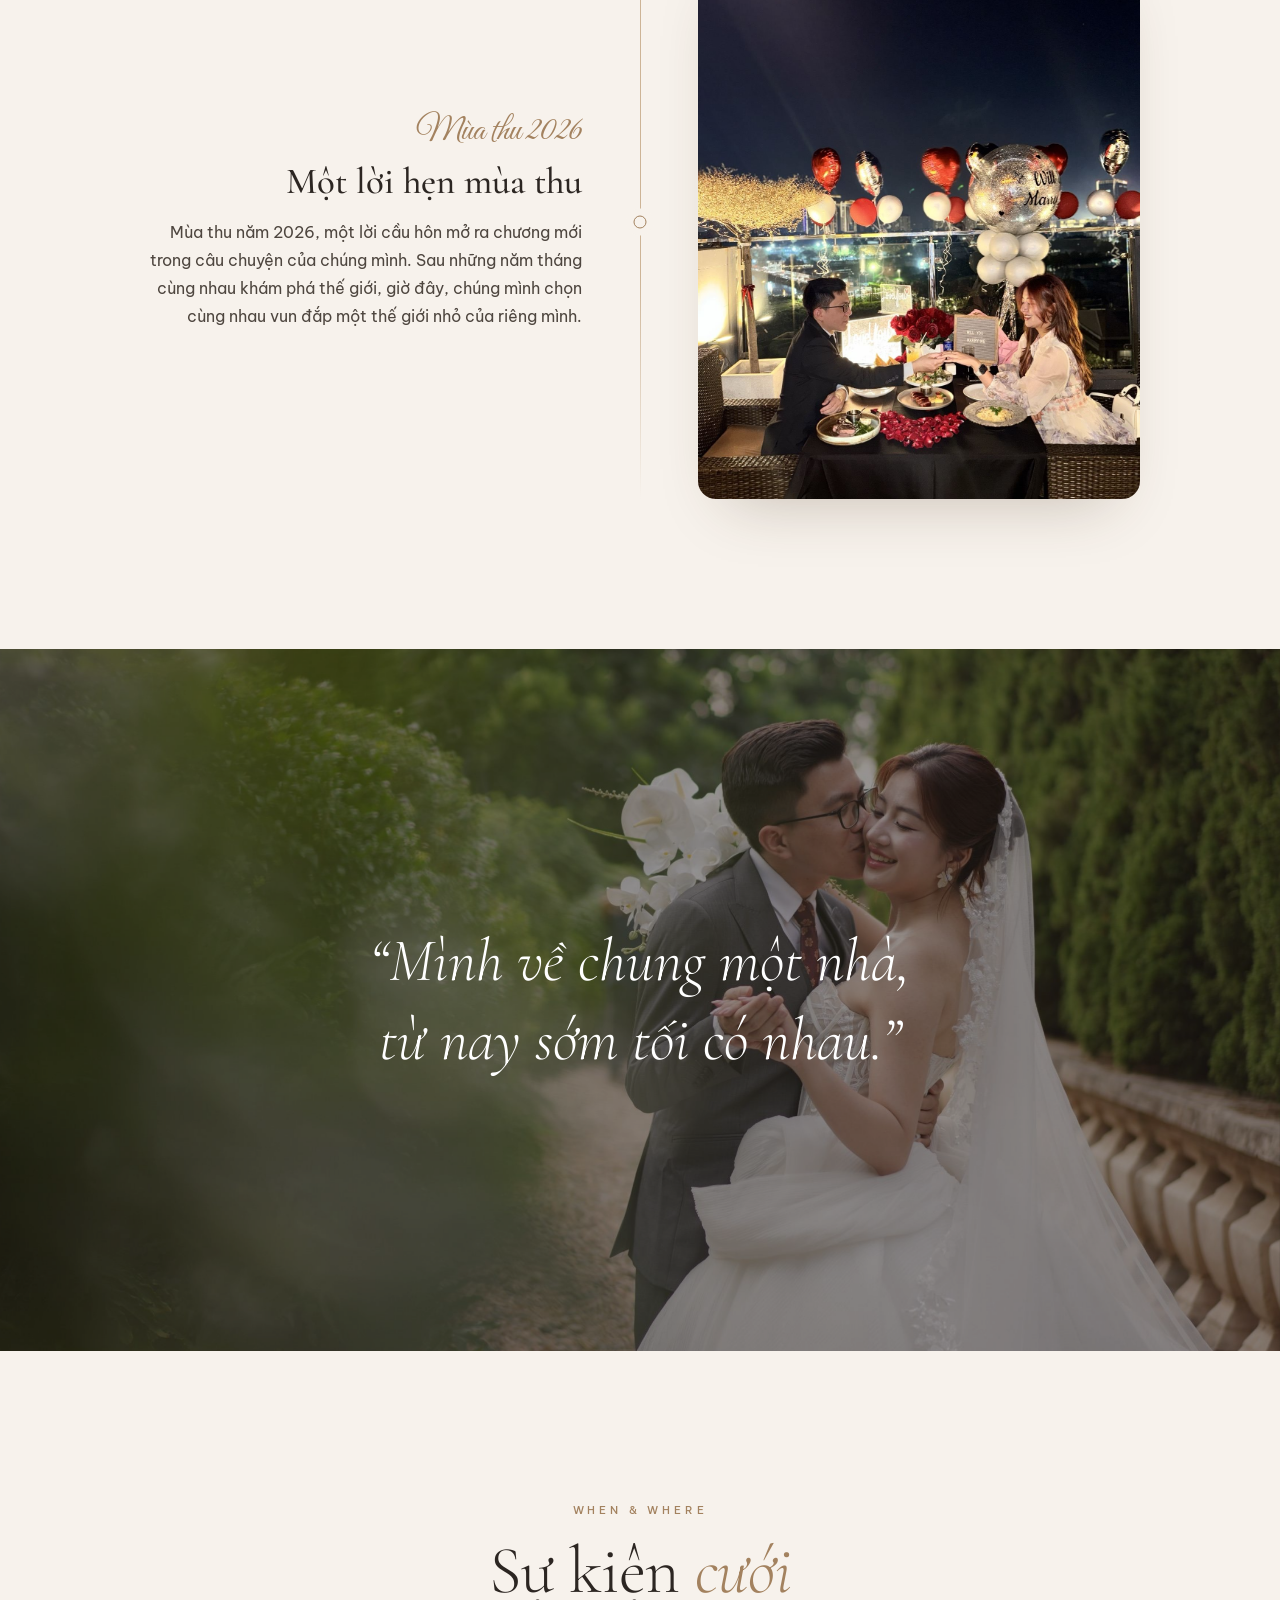
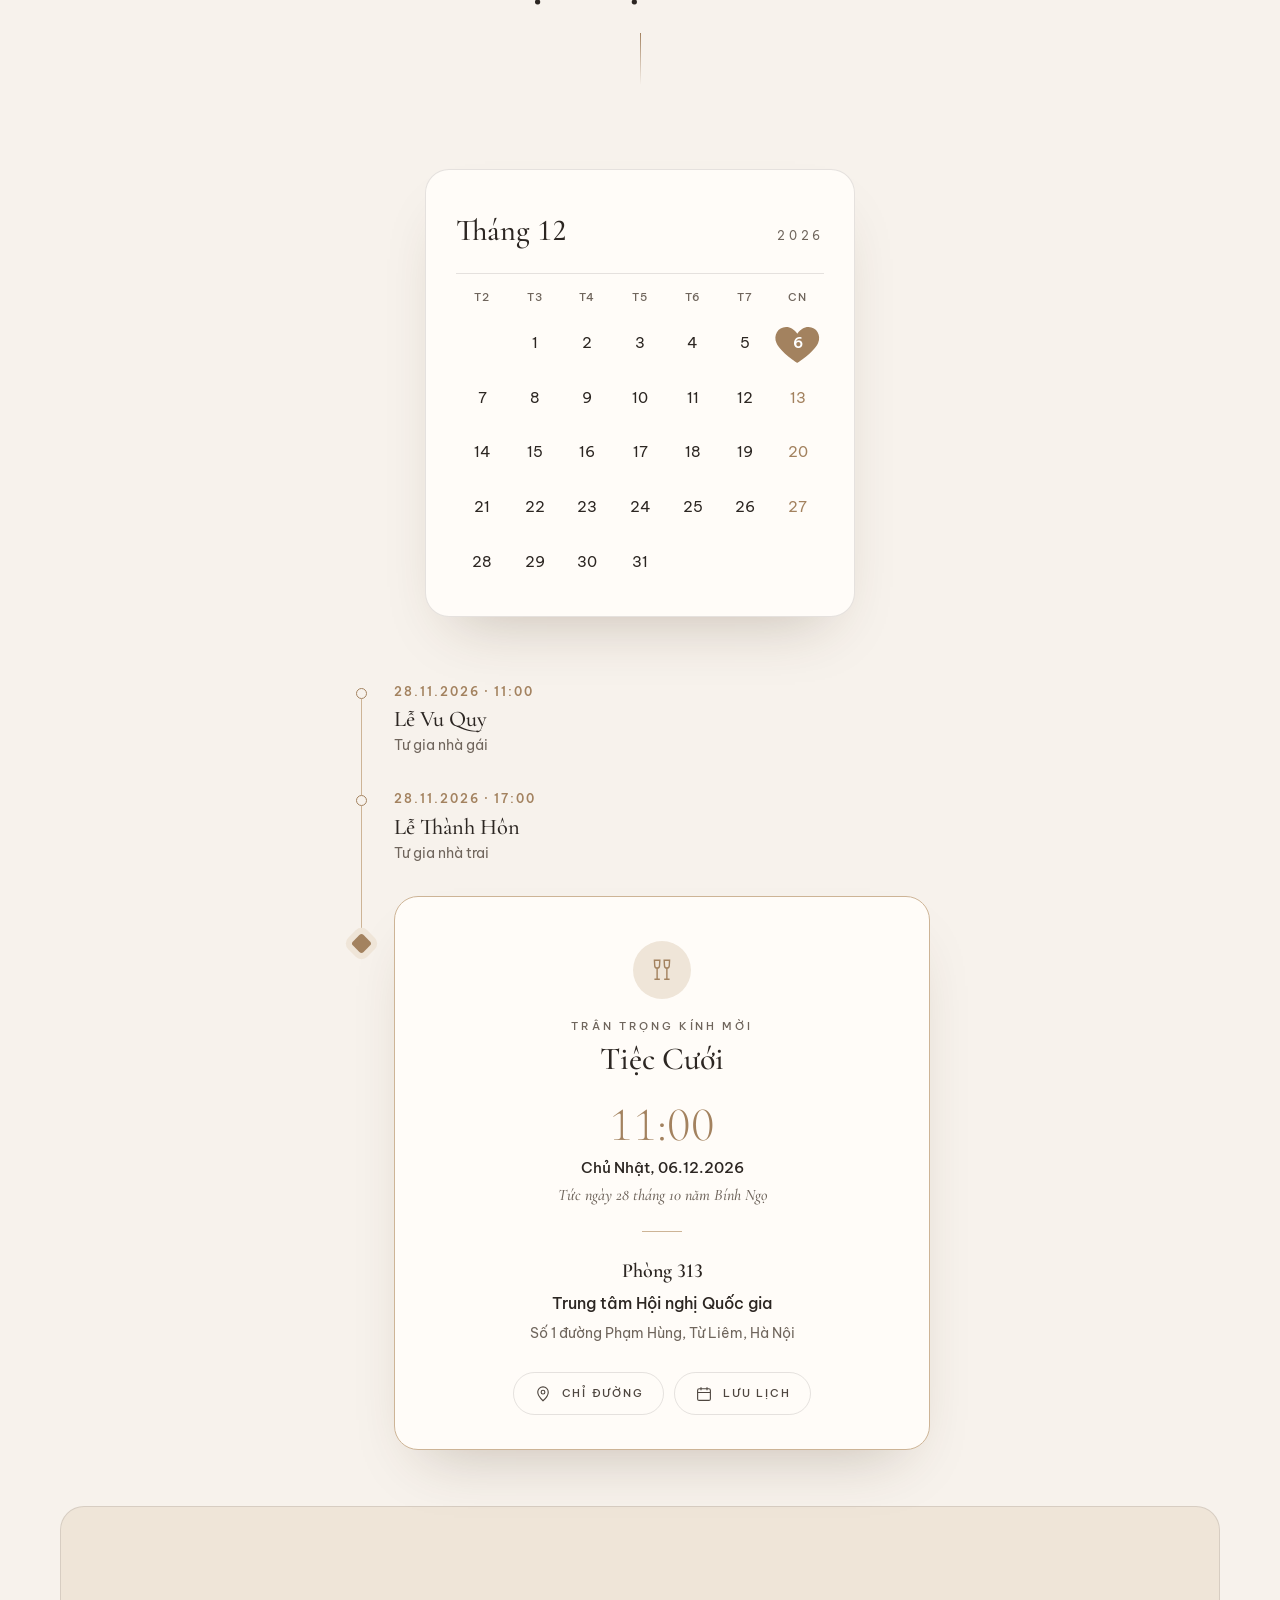
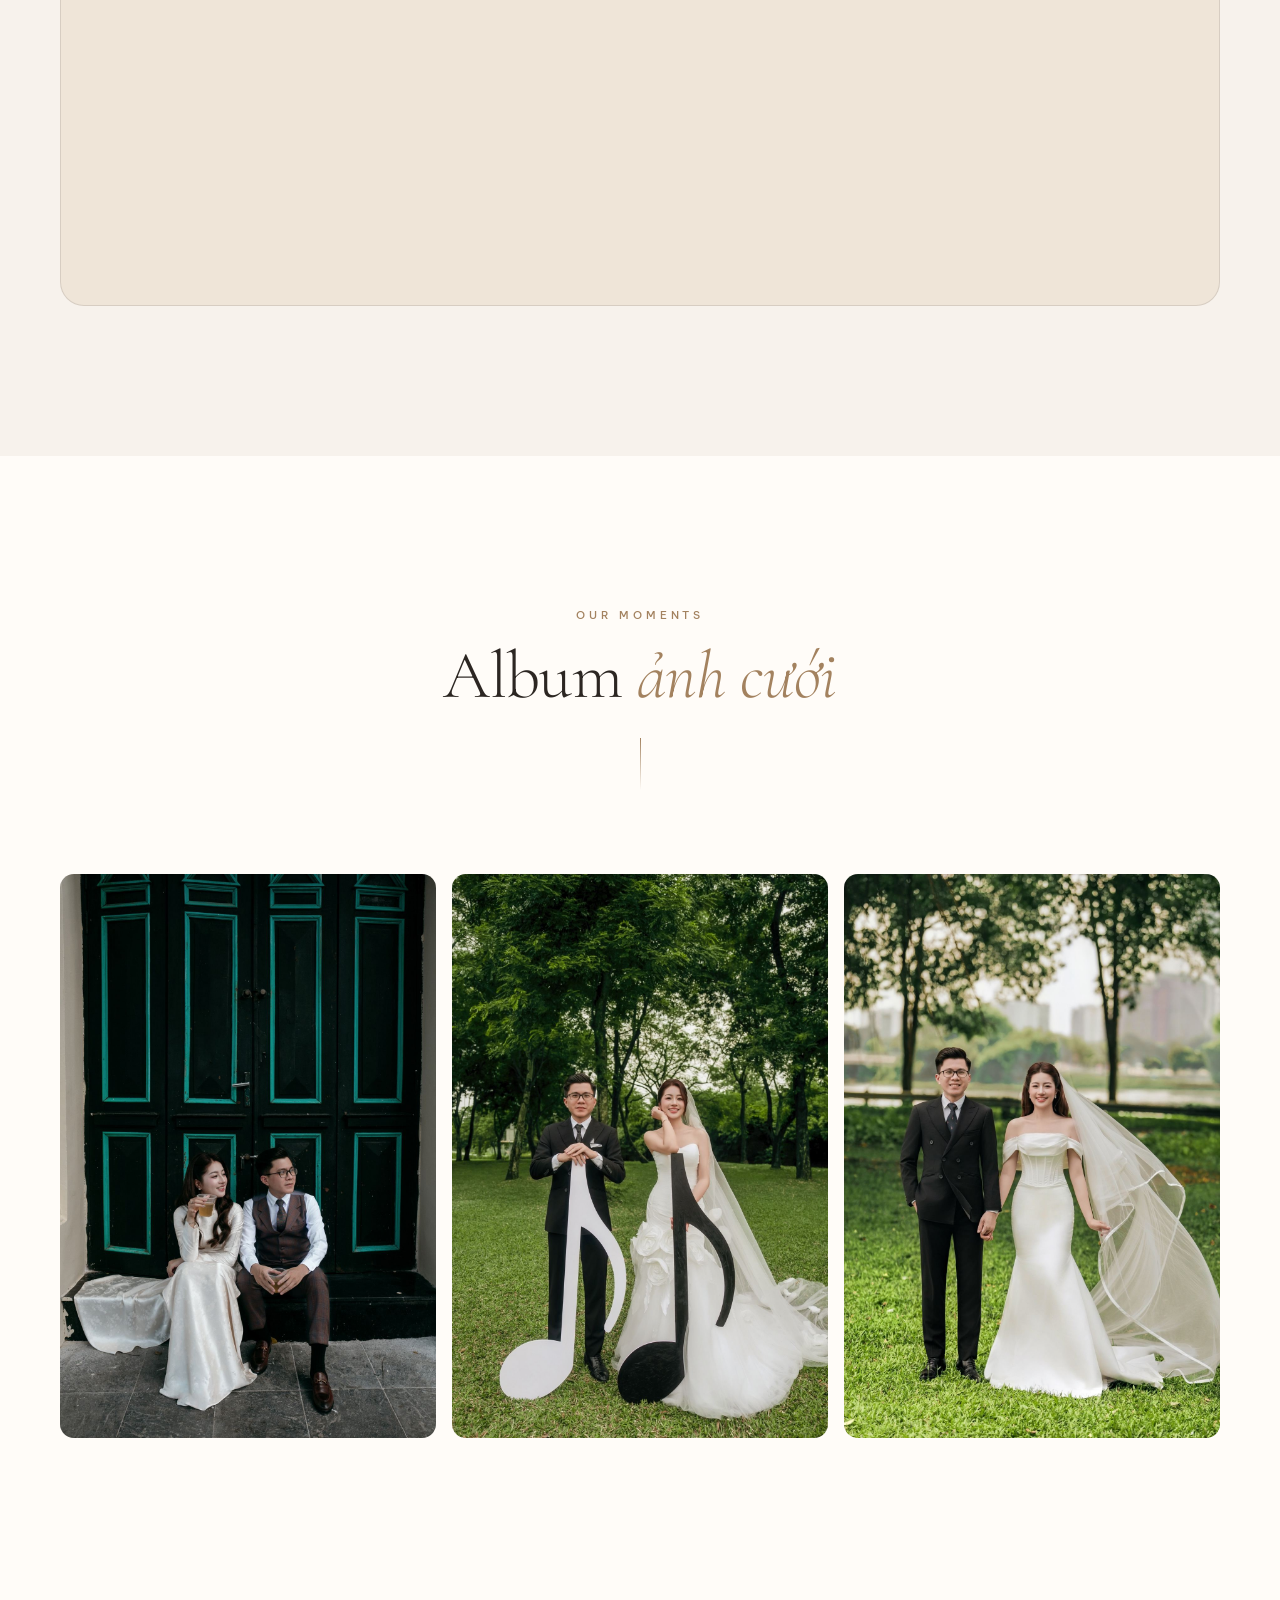
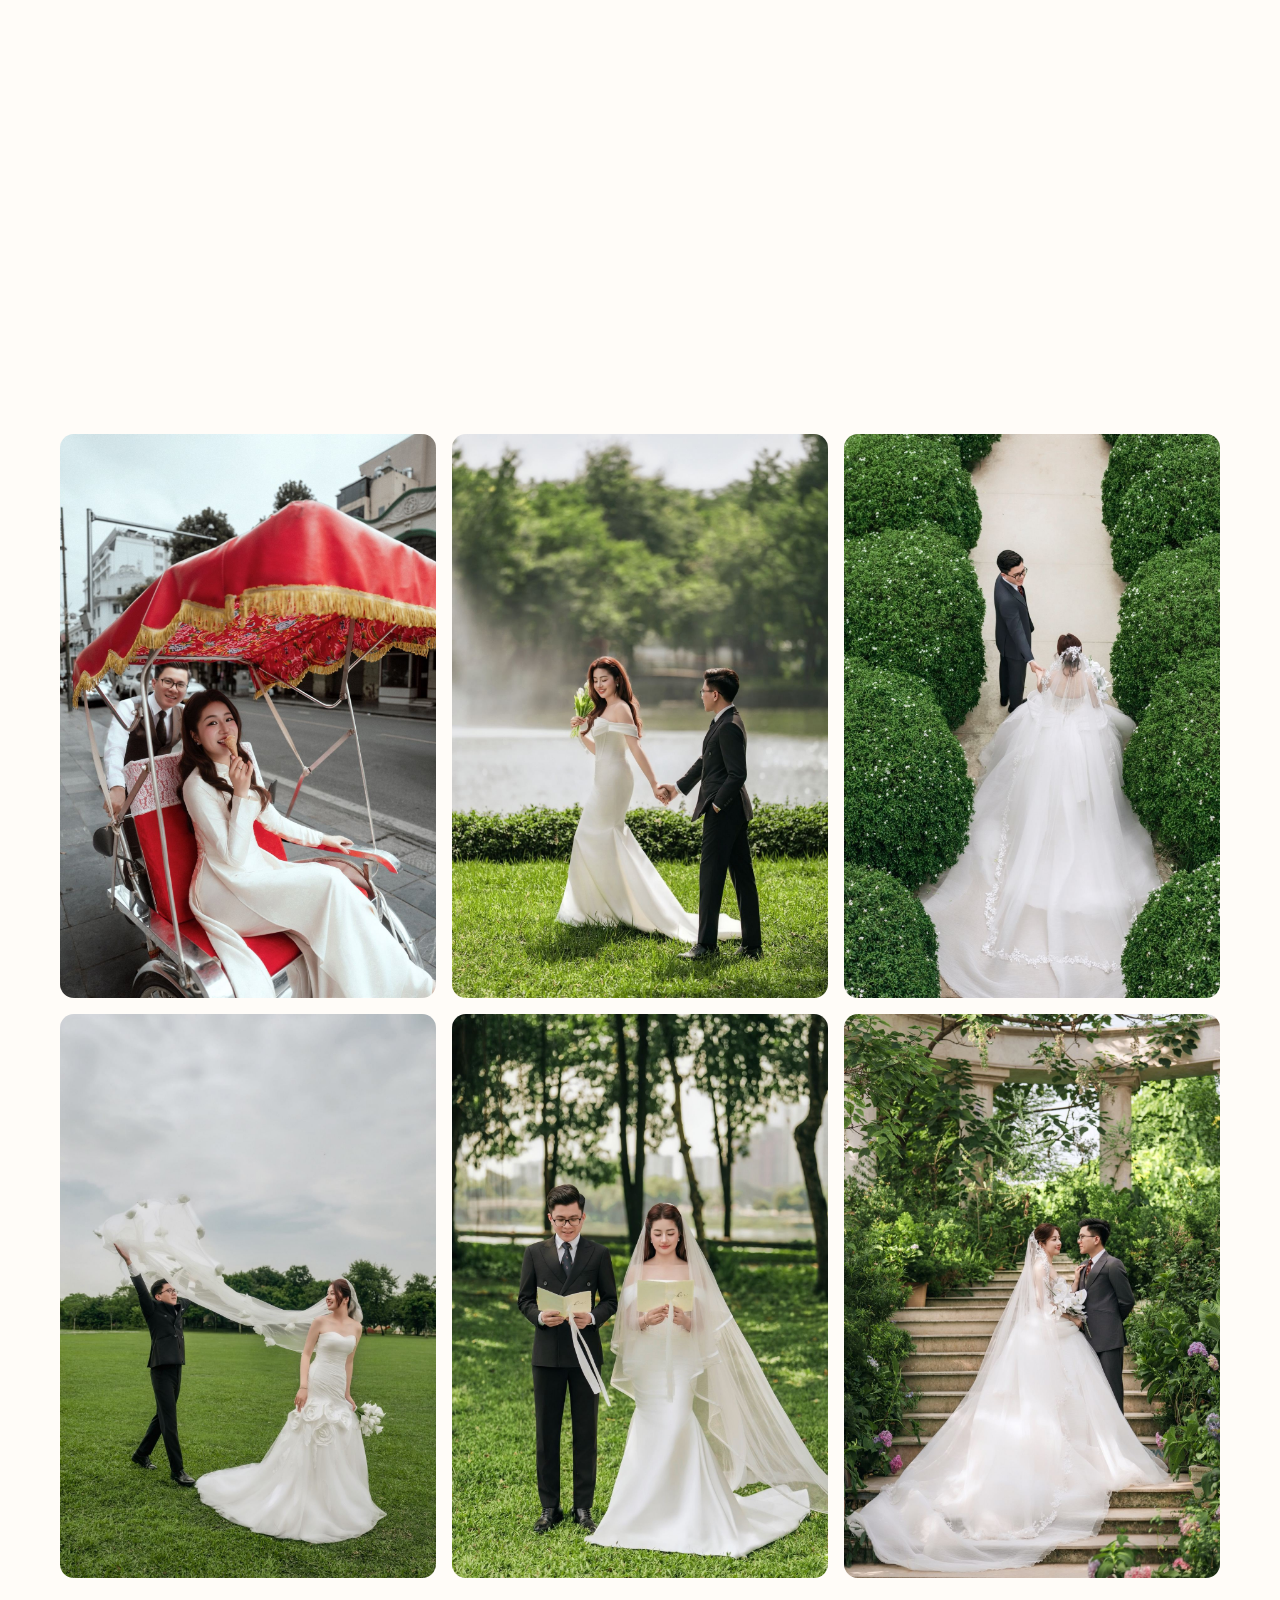
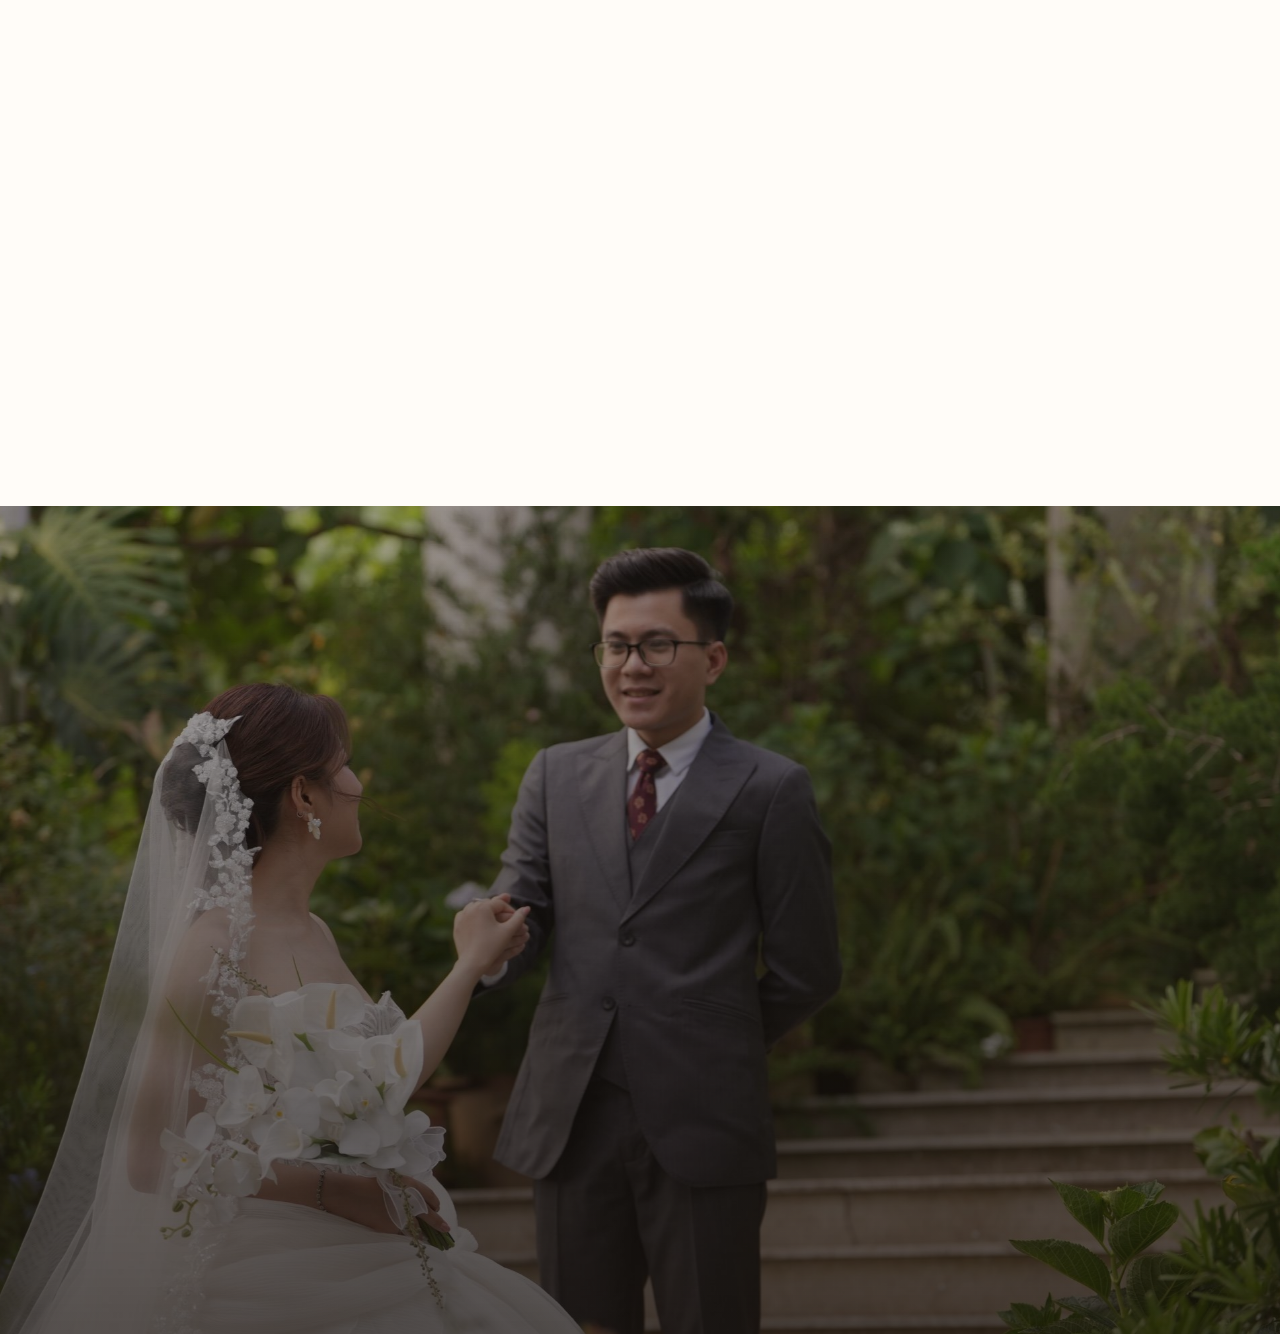
<file: tiec-cuoi/index.html>
<!doctype html>
<html lang="vi">
<head>
  <meta charset="UTF-8" />
  <meta name="viewport" content="width=device-width, initial-scale=1" />
  <!-- Link TIỆC CƯỚI (06.12.2026, Trung tâm Hội nghị Quốc gia).
       Trang này chỉ chứa ảnh + tiêu đề xem trước khi gửi qua Zalo / Facebook / Messenger,
       rồi tự chuyển sang thiệp chính, giữ nguyên ?to=Tên khách.
       Nội dung thiệp sửa trong js/config.js. -->
  <title>Anh Tuấn &amp; Yến Nhi · Thiệp mời cưới 06.12.2026</title>
  <meta name="description" content="Trân trọng kính mời bạn đến dự tiệc cưới của chúng mình lúc 11:00, Chủ Nhật 06.12.2026 tại Trung tâm Hội nghị Quốc gia." />
  <meta property="og:type" content="website" />
  <meta property="og:site_name" content="Thiệp cưới Anh Tuấn &amp; Yến Nhi" />
  <meta property="og:locale" content="vi_VN" />
  <meta property="og:title" content="Anh Tuấn &amp; Yến Nhi · Thiệp mời cưới 06.12.2026" />
  <meta property="og:description" content="Trân trọng kính mời bạn đến dự tiệc cưới của chúng mình lúc 11:00, Chủ Nhật 06.12.2026 tại Trung tâm Hội nghị Quốc gia." />
  <meta property="og:image" content="https://hoangtuan141.github.io/wedding_invitation/images/cover/og-preview.jpg" />
  <meta property="og:image:secure_url" content="https://hoangtuan141.github.io/wedding_invitation/images/cover/og-preview.jpg" />
  <meta property="og:image:type" content="image/jpeg" />
  <meta property="og:image:width" content="1200" />
  <meta property="og:image:height" content="630" />
  <meta property="og:image:alt" content="Ảnh cưới Anh Tuấn và Yến Nhi" />
  <meta name="twitter:card" content="summary_large_image" />
  <meta name="twitter:title" content="Anh Tuấn &amp; Yến Nhi · Thiệp mời cưới 06.12.2026" />
  <meta name="twitter:description" content="Trân trọng kính mời bạn đến dự tiệc cưới của chúng mình lúc 11:00, Chủ Nhật 06.12.2026 tại Trung tâm Hội nghị Quốc gia." />
  <meta name="twitter:image" content="https://hoangtuan141.github.io/wedding_invitation/images/cover/og-preview.jpg" />
  <meta name="theme-color" content="#1F1915" />
  <style>html,body{margin:0;height:100%;background:#1F1915;color:#F7F2EC;font-family:system-ui,sans-serif}
  a{color:inherit} p{position:fixed;inset:auto 0 40%;text-align:center;opacity:.6;font-size:14px}</style>
  <script>
    // Chuyển sang thiệp chính, giữ nguyên ?to=Tên khách ở cuối link
    var q = new URLSearchParams(location.search);
    q.delete('le');
    var s = q.toString();
    location.replace('../' + (s ? '?' + s : '') + location.hash);
  </script>
</head>
<body>
  <p><a href="../">Mở thiệp cưới</a></p>
</body>
</html>
</file>
<file: css/style.css>
/* =====================================================================
   THIỆP CƯỚI ONLINE — Phong cách editorial tối giản
   Muốn đổi tông màu cả trang: chỉ cần sửa các biến trong :root
   ===================================================================== */

:root {
  --bg: #F7F2EC;            /* nền chính (ngà) */
  --paper: #FFFCF8;         /* nền thẻ / section xen kẽ */
  --ink: #2C2622;           /* chữ chính */
  --ink-2: #4E463F;         /* chữ phụ */
  --muted: #6F655C;         /* chữ mờ (đủ đậm để đọc rõ trên nền ngà) */
  --line: rgba(44, 38, 34, .12);
  --accent: #A3825F;        /* màu nhấn (champagne / đồng) */
  --accent-2: #CDB496;
  --accent-soft: #EFE5D8;

  --f-display: 'Cormorant Garamond', 'Times New Roman', serif;
  --f-script: 'Great Vibes', cursive;
  --f-body: 'Be Vietnam Pro', system-ui, -apple-system, sans-serif;

  --radius: 18px;
  --shadow: 0 30px 60px -30px rgba(70, 45, 20, .28);
  --ease: cubic-bezier(.2, .7, .2, 1);
  --container: 1160px;
}

/* ---------- Reset ---------- */
*, *::before, *::after { box-sizing: border-box; margin: 0; padding: 0; }
html { scroll-behavior: smooth; -webkit-text-size-adjust: 100%; }
body {
  background: var(--bg);
  color: var(--ink);
  font-family: var(--f-body);
  font-weight: 400;
  font-size: 16px;
  line-height: 1.75;
  -webkit-font-smoothing: antialiased;
  overflow-x: hidden;
}
body.is-locked { overflow: hidden; }
/* Lớp nhiễu giấy rất nhẹ cho cảm giác in ấn */
body::after {
  content: '';
  position: fixed;
  inset: 0;
  z-index: 200;
  pointer-events: none;
  opacity: .35;
  mix-blend-mode: multiply;
  background-image: url("data:image/svg+xml,%3Csvg xmlns='http://www.w3.org/2000/svg' width='160' height='160'%3E%3Cfilter id='n'%3E%3CfeTurbulence type='fractalNoise' baseFrequency='.85' numOctaves='2' stitchTiles='stitch'/%3E%3CfeColorMatrix values='0 0 0 0 0.5 0 0 0 0 0.45 0 0 0 0 0.4 0 0 0 .08 0'/%3E%3C/filter%3E%3Crect width='100%25' height='100%25' filter='url(%23n)'/%3E%3C/svg%3E");
}
img { display: block; max-width: 100%; }
a { color: inherit; text-decoration: none; }
button { font: inherit; color: inherit; background: none; border: 0; cursor: pointer; }
[hidden] { display: none !important; }
::selection { background: var(--accent-soft); color: var(--ink); }
/* Cormorant mặc định dùng số kiểu cổ (lên xuống dòng) → ép số thẳng hàng cho ngày giờ */
.opening__date, .hero__date, .when__row strong, .when__year, .countdown b, .cal__month,
.event__time, .acc-no, .thanks__date { font-variant-numeric: lining-nums tabular-nums; }
/* Chữ viết tay có khoảng trắng rất hẹp → nới ra cho tên 2 chữ (vd "Yến Nhi") */
.opening__names span, .hero__names span, .thanks__title { word-spacing: .18em; white-space: nowrap; }
:focus-visible { outline: 2px solid var(--accent); outline-offset: 3px; }

/* ---------- Layout ---------- */
.container { width: min(var(--container), 100% - 40px); margin-inline: auto; }
.narrow { max-width: 780px; }
.center { text-align: center; }
.section { position: relative; padding: clamp(84px, 12vw, 150px) 0; }

/* ---------- Typography ---------- */
.eyebrow {
  font-size: .7rem;
  font-weight: 500;
  letter-spacing: .34em;
  text-transform: uppercase;
  color: var(--accent);
}
.eyebrow--light { color: rgba(255, 255, 255, .85); }

.sec-head { text-align: center; margin-bottom: clamp(52px, 7vw, 84px); }
.sec-head::after {
  content: '';
  display: block;
  width: 1px;
  height: 52px;
  margin: 26px auto 0;
  background: linear-gradient(var(--accent), transparent);
}
.sec-title {
  margin-top: 14px;
  font-family: var(--f-display);
  font-weight: 300;
  font-size: clamp(2.5rem, 6vw, 4.2rem);
  line-height: 1.08;
  letter-spacing: -.01em;
}
.sec-title em { font-style: italic; color: var(--accent); }
.sec-sub { max-width: 560px; margin: 18px auto 0; color: var(--muted); font-size: .95rem; text-wrap: balance; }
.sec-sub b { color: var(--ink); font-weight: 500; }
.nowrap { white-space: nowrap; }

/* Dòng giờ + địa điểm tiệc cưới dưới tiêu đề "Xác nhận tham dự" */
.rsvp__event {
  margin-top: 16px;
  font-family: var(--f-display);
  font-size: clamp(1.15rem, 3.4vw, 1.3rem);
  font-weight: 500;
  line-height: 1.5;
  color: var(--ink-2);
  font-variant-numeric: lining-nums;
}
.rsvp__event > span { display: block; }
.rsvp__event b { font-weight: 600; color: var(--accent); }

/* ---------- Buttons ---------- */
.btn {
  display: inline-flex;
  align-items: center;
  justify-content: center;
  gap: 10px;
  padding: 15px 32px;
  border-radius: 999px;
  font-size: .74rem;
  font-weight: 500;
  letter-spacing: .22em;
  text-transform: uppercase;
  transition: background .4s var(--ease), color .4s var(--ease), border-color .4s var(--ease), transform .4s var(--ease);
}
.btn svg { width: 18px; height: 18px; flex: none; }
.btn--solid { background: var(--ink); color: var(--paper); }
.btn--solid:hover { background: var(--accent); }
.btn--solid:disabled { opacity: .6; cursor: progress; }
.btn--light { background: rgba(255, 255, 255, .95); color: var(--ink); }
.btn--light:hover { transform: translateY(-2px); background: #fff; }
.btn--ghost { border: 1px solid var(--line); color: var(--ink-2); }
.btn--ghost:hover { border-color: var(--accent); color: var(--accent); }
.btn--sm { padding: 11px 20px; font-size: .68rem; letter-spacing: .16em; }
.btn--block { width: 100%; }
.btn--pulse { position: relative; }
.btn--pulse::after {
  content: '';
  position: absolute;
  inset: 0;
  border-radius: inherit;
  border: 1px solid rgba(255, 255, 255, .7);
  animation: pulseRing 2.2s var(--ease) infinite;
}

/* =====================================================================
   0. MÀN HÌNH MỞ THIỆP
   ===================================================================== */
.opening {
  position: fixed;
  inset: 0;
  z-index: 100;
  display: grid;
  place-items: center;
  padding: 24px;
  overflow: hidden;
  perspective: 1800px;
}
.opening.is-open { pointer-events: none; }

/* Hai cánh cửa, mỗi cánh rộng 50% và hiện đúng một nửa ảnh nền */
.opening__door {
  position: absolute;
  top: 0;
  bottom: 0;
  width: 50%;
  overflow: hidden;
  background: #1F1915;
  will-change: transform, opacity;
  /* Cửa trượt ra đều (tăng tốc rồi giảm tốc êm), nửa sau hành trình thì mờ dần
     → tới lúc ra khỏi màn hình đã tan hẳn, không còn bị "biến mất cái rụp" */
  transition:
    transform 1.8s cubic-bezier(.65, 0, .25, 1) .3s,
    opacity .9s cubic-bezier(.4, 0, .6, 1) 1.2s;
}
.opening__door--left  { left: 0;  transform-origin: left center;  box-shadow: inset -1px 0 0 rgba(255, 255, 255, .22); }
.opening__door--right { right: 0; transform-origin: right center; box-shadow: inset 1px 0 0 rgba(255, 255, 255, .22); }
.opening__scene { position: absolute; top: 0; bottom: 0; width: 200%; }
.opening__door--left  .opening__scene { left: 0; }
.opening__door--right .opening__scene { right: 0; }
.opening.is-open .opening__door--left  { transform: translateX(-105%) rotateY(18deg); opacity: 0; }
.opening.is-open .opening__door--right { transform: translateX(105%) rotateY(-18deg); opacity: 0; }

/* Vệt sáng lóe ra từ khe giữa lúc cửa bắt đầu mở */
.opening__flash {
  position: absolute;
  inset: 0;
  z-index: 1;
  opacity: 0;
  pointer-events: none;
  background: radial-gradient(ellipse 18% 70% at center, rgba(255, 246, 232, .95), rgba(255, 236, 210, .35) 45%, transparent 75%);
  transform: scaleX(.05);
}
.opening.is-open .opening__flash { animation: doorFlash 1.4s ease-out .25s both; }

.opening__bg {
  position: absolute;
  inset: -40px;
  width: calc(100% + 80px);
  height: calc(100% + 80px);
  max-width: none;
  object-fit: cover;
  filter: blur(14px) brightness(.72) saturate(.9);
}
.opening__veil {
  position: absolute;
  inset: 0;
  background: radial-gradient(ellipse at center, rgba(25, 18, 14, .2), rgba(25, 18, 14, .75));
}
.opening__card {
  position: relative;
  z-index: 2;
  width: min(420px, 100%);
  padding: 64px 36px 44px;
  text-align: center;
  color: #fff;
  border: 1px solid rgba(255, 255, 255, .28);
  border-radius: 240px 240px 26px 26px;
  background: rgba(255, 255, 255, .07);
  backdrop-filter: blur(12px);
  -webkit-backdrop-filter: blur(12px);
  animation: riseIn 1.4s var(--ease) both;
}
/* Thẻ mời bung nhẹ rồi tan đi trước khi hai cánh cửa mở */
.opening.is-open .opening__card { animation: cardBurst .7s cubic-bezier(.3, 0, .2, 1) both; }
.monogram {
  display: flex;
  align-items: center;
  justify-content: center;
  gap: 4px;
  width: 116px;
  height: 116px;
  margin: 26px auto 20px;
  border: 1px solid rgba(255, 255, 255, .45);
  border-radius: 50%;
  font-family: var(--f-display);
  font-size: 2.5rem;
  font-weight: 300;
  line-height: 1;
  box-shadow: 0 0 0 6px rgba(255, 255, 255, .06);
}
.monogram em { font-family: var(--f-script); font-size: 1.5rem; font-style: normal; opacity: .8; }
.opening__names {
  font-family: var(--f-display);
  font-weight: 500;
  font-size: clamp(2.2rem, 8.5vw, 2.8rem);
  line-height: 1.15;
  letter-spacing: .02em;
}
.opening__names em { font-style: italic; font-weight: 400; font-size: .75em; opacity: .8; }
/* Tên chú rể, dấu &, tên cô dâu: mỗi phần một dòng, căn giữa */
.opening__names span, .opening__names em { display: block; }
.opening__names span { word-spacing: normal; }
.opening__names em { margin: .1em 0; line-height: 1; }
.opening__date {
  margin: 10px 0 26px;
  font-family: var(--f-display);
  font-size: 1.2rem;
  font-weight: 600;
  letter-spacing: .34em;
  opacity: .95;
}
.opening__guest {
  margin: 0 auto 28px;
  padding: 16px 0;
  border-block: 1px solid rgba(255, 255, 255, .2);
}
.opening__guest span {
  display: block;
  font-size: .7rem;
  font-weight: 500;
  letter-spacing: .26em;
  text-transform: uppercase;
  opacity: .9;
}
.opening__guest strong {
  display: block;
  margin-top: 4px;
  font-family: var(--f-display);
  font-size: 1.7rem;
  font-weight: 500;
  font-style: italic;
  line-height: 1.3;
}

/* =====================================================================
   NAV
   ===================================================================== */
.nav {
  position: fixed;
  top: 16px;
  left: 50%;
  z-index: 50;
  display: flex;
  align-items: center;
  gap: 22px;
  padding: 8px 8px 8px 22px;
  border-radius: 999px;
  border: 1px solid var(--line);
  background: rgba(255, 252, 248, .78);
  backdrop-filter: blur(14px) saturate(1.4);
  -webkit-backdrop-filter: blur(14px) saturate(1.4);
  box-shadow: 0 12px 30px -16px rgba(0, 0, 0, .25);
  transform: translate(-50%, -160%);
  transition: transform .7s var(--ease);
}
.nav.is-show { transform: translate(-50%, 0); }
.nav__logo { font-family: var(--f-display); font-size: 1.35rem; font-weight: 500; white-space: nowrap; }
.nav__logo em { font-family: var(--f-script); font-style: normal; color: var(--accent); margin: 0 2px; }
.nav__links { display: flex; gap: 2px; list-style: none; }
.nav__links a {
  display: block;
  padding: 8px 15px;
  border-radius: 999px;
  font-size: .76rem;
  letter-spacing: .06em;
  color: var(--ink-2);
  white-space: nowrap;
  transition: background .3s, color .3s;
}
.nav__links a:hover { color: var(--accent); }
.nav__links a.is-active { background: var(--ink); color: var(--paper); }

/* =====================================================================
   1. HERO
   ===================================================================== */
.hero {
  position: relative;
  display: grid;
  place-items: end center;
  height: 100vh;
  height: 100svh;
  min-height: 580px;
  overflow: hidden;
  color: #fff;
  background: #2A231F;
}
.hero__media {
  position: absolute;
  inset: 0;
  overflow: hidden;
  isolation: isolate;
  /* Lúc mở thiệp: ảnh bìa thu nhẹ từ phóng to về bình thường, như bước qua cánh cửa */
  transform: scale(1.08);
  transition: transform 2.6s cubic-bezier(.2, .7, .2, 1) .3s;
}
body.is-opened .hero__media { transform: none; }
.hero__media picture { display: block; height: 100%; }
.hero__media img { width: 100%; height: 100%; object-fit: cover; }

/* Kiểu 'slide': ảnh mới trượt từ phải đè lên, ảnh cũ lùi nhẹ sang trái */
.hero__slide {
  position: absolute;
  inset: 0;
  overflow: hidden;
  background: #2A231F;
  transform: translateX(100%);
}
.hero__slide.is-active { z-index: 2; transform: none; }
.hero__slide.is-leaving { z-index: 1; }
.hero__slide.is-anim { transition: transform 1.4s cubic-bezier(.77, 0, .18, 1); }
.hero__slide.is-active img,
.hero__slide.is-leaving img { animation: kenBurns var(--hero-kb, 6.4s) linear both; }

/* Kiểu 'marquee': dải ảnh trôi liên tục, mép các ảnh chồng lên nhau và hòa mờ vào nhau.
   --blend = độ rộng vùng hòa giữa 2 ảnh, tính theo chiều cao màn hình (vh) để ảnh dọc hẹp
   không bị lẹm nhiều. Lớn hơn = chuyển mềm hơn nhưng phủ vào ảnh nhiều hơn, 0 = ghép sát mép */
.hero__track {
  --blend: 10vh;
  position: relative; /* nằm trên lớp nền mờ .hero__media::before */
  display: flex;
  width: max-content;
  height: 100%;
  margin-left: calc(-1 * var(--blend)); /* giấu mép mờ của ảnh đầu tiên ra ngoài màn hình */
  animation: marquee var(--marquee, 40s) linear infinite;
}
.hero__track.is-waiting { animation-play-state: paused; }
/* Nền chờ khi ảnh slide chưa tải xong: ảnh màn mở thiệp làm mờ (JS gán --hero-ph) */
.hero__media::before {
  content: '';
  position: absolute;
  inset: -40px;
  background: #2A231F var(--hero-ph, none) center / cover no-repeat;
  filter: blur(18px) brightness(.62) saturate(.9);
}
.hero__frame img { opacity: 0; transition: opacity .9s ease; }
.hero__frame img.is-loaded { opacity: 1; }
.hero__frame {
  position: relative;
  flex: none;
  /* Khung rộng đúng theo tỉ lệ ảnh (JS tự đo) → ảnh hiện trọn, không bị cắt mất người */
  height: 100%;
  aspect-ratio: var(--ar, 2 / 3); /* tạm theo ảnh dọc cho tới khi biết tỉ lệ thật */
  margin-right: calc(-1 * var(--blend));
  overflow: hidden;
  /* Mép trái mờ dần theo đường cong mềm, đè lên mép phải của ảnh trước */
  --fade: linear-gradient(to right,
    transparent 0,
    rgba(0, 0, 0, .06) calc(var(--blend) * .15),
    rgba(0, 0, 0, .25) calc(var(--blend) * .35),
    rgba(0, 0, 0, .6) calc(var(--blend) * .6),
    rgba(0, 0, 0, .9) calc(var(--blend) * .85),
    #000 var(--blend));
  -webkit-mask-image: var(--fade);
          mask-image: var(--fade);
}

.hero__progress {
  position: absolute;
  bottom: 34px;
  left: clamp(20px, 4vw, 44px);
  z-index: 3;
  display: flex;
  align-items: center;
  gap: 12px;
  font-family: var(--f-display);
  font-size: 1rem;
  letter-spacing: .1em;
  font-variant-numeric: lining-nums tabular-nums;
  color: rgba(255, 255, 255, .85);
}
.hero__progress i { position: relative; width: 64px; height: 1px; overflow: hidden; background: rgba(255, 255, 255, .3); }
.hero__progress b { position: absolute; inset: 0; background: #fff; transform: scaleX(0); transform-origin: left; }
.hero__progress.is-running b { animation: heroProgress var(--hero-interval, 5s) linear forwards; }
.hero__shade {
  position: absolute;
  inset: 0;
  background: linear-gradient(180deg, rgba(0,0,0,.28) 0%, rgba(0,0,0,0) 30%, rgba(0,0,0,.1) 55%, rgba(22,15,10,.72) 100%);
}
.hero__content { position: relative; z-index: 3; padding: 0 20px clamp(100px, 15vh, 150px); text-align: center; }
/* "Save the Date": chữ in hoa giãn rộng, hai gạch mảnh hai bên cho cân đối */
.hero__eyebrow {
  display: inline-flex;
  align-items: center;
  gap: clamp(14px, 2vw, 22px);
  font-family: var(--f-display);
  font-size: clamp(1.3rem, 2.2vw, 1.75rem);
  font-style: italic;
  font-weight: 500;
  --ls: .06em;
  letter-spacing: var(--ls);
  white-space: nowrap;
  color: #fff;
  text-shadow: 0 2px 16px rgba(0, 0, 0, .4);
}
.hero__eyebrow span { margin-right: calc(-1 * var(--ls)); } /* bù khoảng giãn sau chữ cuối → nằm đúng giữa */
.hero__eyebrow::before,
.hero__eyebrow::after {
  content: '';
  flex: none;
  width: clamp(30px, 5vw, 64px);
  height: 1px;
  background: rgba(255, 255, 255, .75);
  box-shadow: 0 1px 6px rgba(0, 0, 0, .25);
}
.hero__names {
  display: flex;
  flex-wrap: wrap;
  align-items: center;
  justify-content: center;
  gap: 0 .28em;
  margin: 14px 0 20px;
  font-family: var(--f-script);
  font-weight: 400;
  font-size: clamp(3.8rem, 12vw, 8.8rem);
  line-height: 1.05;
  text-shadow: 0 6px 40px rgba(0, 0, 0, .25);
}
.hero__names em { font-style: normal; font-size: .55em; opacity: .85; }
.hero__date {
  padding-left: .5em;
  font-family: var(--f-display);
  font-size: clamp(1.1rem, 2.4vw, 1.5rem);
  letter-spacing: .5em;
}
.hero__place { margin-top: 6px; padding-left: .38em; font-size: .72rem; font-weight: 500; letter-spacing: .38em; text-transform: uppercase; opacity: .9; }
.hero__in {
  opacity: 0;
  transform: translateY(26px);
  transition: opacity 1.3s var(--ease) var(--d, 0s), transform 1.3s var(--ease) var(--d, 0s);
}
body.is-opened .hero__in { opacity: 1; transform: none; }
.hero__scroll {
  position: absolute;
  z-index: 3;
  bottom: 30px;
  left: 50%;
  width: 1px;
  height: 60px;
  overflow: hidden;
  background: rgba(255, 255, 255, .28);
  transform: translateX(-50%);
}
.hero__scroll span {
  position: absolute;
  inset: 0;
  background: #fff;
  animation: scrollLine 2.2s var(--ease) infinite;
}

/* =====================================================================
   2. LỜI MỜI
   ===================================================================== */
.verse {
  font-family: var(--f-display);
  font-style: italic;
  font-weight: 400;
  font-size: clamp(1.45rem, 3.4vw, 2rem);
  line-height: 1.5;
  color: var(--ink-2);
}
.verse span {
  display: block;
  margin-top: 16px;
  font-family: var(--f-body);
  font-style: normal;
  font-size: .7rem;
  letter-spacing: .24em;
  text-transform: uppercase;
  color: var(--muted);
}
.ornament {
  display: flex;
  align-items: center;
  justify-content: center;
  gap: 14px;
  margin: 52px auto;
  color: var(--accent);
}
.ornament::before, .ornament::after { content: ''; width: 72px; height: 1px; background: currentColor; opacity: .5; }
.ornament span { width: 7px; height: 7px; border: 1px solid currentColor; transform: rotate(45deg); }

.families { display: grid; grid-template-columns: 1fr 1fr; gap: 28px; margin-bottom: 56px; }
.family .eyebrow { margin-bottom: 12px; }
.family__parent { font-family: var(--f-display); font-size: 1.3rem; font-weight: 500; line-height: 1.5; }
.family__addr { margin-top: 8px; font-size: .84rem; color: var(--muted); }

.invite__lead {
  padding-left: .2em; /* bù khoảng giãn sau chữ cuối → nằm đúng giữa */
  font-size: .82rem;
  font-weight: 500;
  letter-spacing: .2em;
  line-height: 1.7;
  text-transform: uppercase;
  color: var(--ink-2);
}
.invite__couple {
  display: grid;
  grid-template-columns: 1fr auto 1fr;
  align-items: center;
  gap: 18px;
  margin: 26px 0 8px;
}
.invite__couple h3 {
  font-family: var(--f-display);
  font-weight: 500;
  font-size: clamp(1.55rem, 4vw, 2.4rem);
  line-height: 1.2;
}
.invite__couple p { margin-top: 6px; font-size: .8rem; font-weight: 500; letter-spacing: .12em; color: var(--muted); }
.amp { font-family: var(--f-script); font-size: 3.4rem; line-height: 1; color: var(--accent); }

.when { margin-top: 56px; }
.when__label { font-size: .9rem; color: var(--ink-2); }
.when__label b { font-weight: 600; color: var(--ink); }
.when__venue { margin-top: 26px; }
.when__venue strong {
  display: block;
  font-family: var(--f-display);
  font-size: clamp(1.45rem, 4vw, 1.8rem);
  font-weight: 500;
  line-height: 1.3;
  color: var(--ink);
  font-variant-numeric: lining-nums; /* số "318" thẳng hàng, không nhấp nhô */
}
/* Màn hẹp: chỉ xuống dòng giữa "Tại phòng 318" và tên trung tâm, không cắt đôi tên */
.when__venue strong span { white-space: nowrap; }
.when__venue > span { display: block; margin-top: 4px; font-size: .86rem; color: var(--muted); }
.when__row {
  display: flex;
  align-items: center;
  justify-content: center;
  gap: clamp(16px, 4vw, 30px);
  margin: 14px 0 4px;
}
.when__row span {
  width: 116px;
  padding: 10px 0;
  border-block: 1px solid var(--accent-2);
  font-size: .74rem;
  letter-spacing: .2em;
  text-transform: uppercase;
  color: var(--ink-2);
}
.when__row strong {
  font-family: var(--f-display);
  font-weight: 300;
  font-size: clamp(4.2rem, 11vw, 5.6rem);
  line-height: 1;
  color: var(--accent);
}
.when__year { font-family: var(--f-display); font-size: 1.5rem; letter-spacing: .3em; }
.when__lunar { margin-top: 6px; font-family: var(--f-display); font-style: italic; font-weight: 500; font-size: 1.1rem; color: var(--muted); }

.invite__guest { margin-top: 40px; font-family: var(--f-display); font-style: italic; font-size: 1.25rem; color: var(--ink-2); text-wrap: balance; }
.invite__guest strong { font-weight: 600; color: var(--accent); }

.countdown {
  display: grid;
  grid-template-columns: repeat(4, 1fr);
  max-width: 580px;
  margin: 60px auto 0;
  border-block: 1px solid var(--line);
}
.countdown > div { position: relative; padding: 24px 6px; }
.countdown > div + div::before {
  content: '';
  position: absolute;
  left: 0;
  top: 25%;
  width: 1px;
  height: 50%;
  background: var(--line);
}
.countdown b {
  display: block;
  font-family: var(--f-display);
  font-weight: 300;
  font-size: clamp(2.3rem, 7vw, 3.5rem);
  line-height: 1.05;
  font-variant-numeric: tabular-nums;
}
.countdown span { font-size: .68rem; font-weight: 500; letter-spacing: .26em; text-transform: uppercase; color: var(--muted); }
.countdown__done {
  grid-column: 1 / -1;
  padding: 26px 0;
  font-family: var(--f-display);
  font-style: italic;
  font-size: 1.5rem;
  color: var(--accent);
}

/* =====================================================================
   3. CÔ DÂU & CHÚ RỂ
   ===================================================================== */
.couple { background: var(--paper); }
.couple__grid {
  display: grid;
  grid-template-columns: 1fr auto 1fr;
  align-items: start;
  gap: clamp(20px, 4vw, 56px);
  max-width: 1000px;
  margin: 0 auto;
}
.person { text-align: center; }
.person--bride { margin-top: 130px; }
.arch-wrap { position: relative; max-width: 380px; margin: 0 auto 30px; padding: 12px; }
.arch-wrap::before {
  content: '';
  position: absolute;
  inset: 0;
  border: 1px solid var(--accent-2);
  border-radius: 999px 999px 30px 30px;
}
.arch {
  position: relative;
  aspect-ratio: 3 / 4;
  overflow: hidden;
  border-radius: 999px 999px 20px 20px;
  background: var(--accent-soft);
}
.arch img { width: 100%; height: 100%; object-fit: cover; transition: transform 1.4s var(--ease); }
.person:hover .arch img { transform: scale(1.05); }
.person__name {
  margin: 8px 0 12px;
  font-family: var(--f-display);
  font-weight: 400;
  font-size: clamp(1.8rem, 3.4vw, 2.4rem);
  line-height: 1.2;
}
.person__bio { max-width: 340px; margin: 0 auto; font-size: .92rem; color: var(--muted); }
.couple__amp {
  align-self: center;
  font-family: var(--f-script);
  font-size: clamp(4rem, 9vw, 7rem);
  line-height: 1;
  color: var(--accent);
}

/* =====================================================================
   4. CHUYỆN TÌNH YÊU
   ===================================================================== */
.timeline { position: relative; max-width: 1000px; margin: 0 auto; list-style: none; }
.timeline::before {
  content: '';
  position: absolute;
  top: 0;
  bottom: 0;
  left: 50%;
  width: 1px;
  background: linear-gradient(transparent, var(--accent-2) 8%, var(--accent-2) 92%, transparent);
}
.tl {
  position: relative;
  display: grid;
  grid-template-columns: 1fr 1fr;
  align-items: center;
  gap: clamp(48px, 9vw, 120px);
}
.tl + .tl { margin-top: clamp(64px, 9vw, 120px); }
.tl::before {
  content: '';
  position: absolute;
  top: 50%;
  left: 50%;
  width: 13px;
  height: 13px;
  border: 1px solid var(--accent);
  border-radius: 50%;
  background: var(--bg);
  box-shadow: 0 0 0 7px var(--bg);
  transform: translate(-50%, -50%);
}
.tl:nth-child(even) .tl__media { order: 2; }
.tl:nth-child(even) .tl__body { text-align: right; }
.tl__media {
  position: relative;
  aspect-ratio: 4 / 5;
  overflow: hidden;
  border-radius: var(--radius);
  background: var(--accent-soft);
  box-shadow: var(--shadow);
}
.tl__media img { width: 100%; height: 100%; object-fit: cover; transition: transform 1.4s var(--ease); }
.tl:hover .tl__media img { transform: scale(1.05); }
/* Khung cao theo tỉ lệ gốc của ảnh, không cắt (ảnh ghép, ảnh quá dài) */
.tl__media--full { aspect-ratio: auto; min-height: 240px; }
.tl__media--full img { height: auto; }
.tl:hover .tl__media--full img { transform: none; }
.tl__date { font-family: var(--f-script); font-size: 2.1rem; line-height: 1; color: var(--accent); }
.tl__body h3 {
  margin: 12px 0 14px;
  font-family: var(--f-display);
  font-weight: 500;
  font-size: clamp(1.75rem, 3vw, 2.3rem);
  line-height: 1.2;
}
.tl__body p { color: var(--ink-2); }

/* =====================================================================
   5. BANNER
   ===================================================================== */
.banner, .thanks {
  position: relative;
  display: grid;
  place-items: center;
  overflow: hidden;
  text-align: center;
  color: #fff;
  background: #3A302A;
}
.banner { height: clamp(440px, 78vh, 760px); }
.banner__media, .thanks__media { position: absolute; inset: 0; overflow: hidden; }
.banner__media img, .thanks__media img {
  position: absolute;
  top: -15%;
  left: 0;
  width: 100%;
  height: 130%;
  object-fit: cover;
  will-change: transform;
}
.banner__shade { position: absolute; inset: 0; background: rgba(25, 18, 14, .42); }
.banner__quote {
  position: relative;
  padding: 0 24px;
  font-family: var(--f-display);
  font-style: italic;
  font-weight: 300;
  font-size: clamp(2rem, 5.2vw, 3.8rem);
  line-height: 1.3;
}

/* =====================================================================
   6. SỰ KIỆN
   ===================================================================== */
.calendar {
  max-width: 430px;
  margin: 0 auto 64px;
  padding: 34px 30px 28px;
  border: 1px solid var(--line);
  border-radius: 24px;
  background: var(--paper);
  box-shadow: var(--shadow);
}
.cal__head {
  display: flex;
  align-items: baseline;
  justify-content: space-between;
  padding-bottom: 16px;
  margin-bottom: 14px;
  border-bottom: 1px solid var(--line);
}
.cal__month { font-family: var(--f-display); font-size: 1.9rem; font-weight: 500; }
.cal__year { font-size: .78rem; letter-spacing: .3em; color: var(--muted); }
.cal__grid { display: grid; grid-template-columns: repeat(7, 1fr); gap: 2px 0; text-align: center; }
.cal__dow { padding-bottom: 8px; font-size: .66rem; font-weight: 500; letter-spacing: .1em; color: var(--muted); }
.cal__day {
  position: relative;
  display: grid;
  place-items: center;
  aspect-ratio: 1;
  font-size: .92rem;
  isolation: isolate;
}
.cal__day.is-sun { color: var(--accent); }
.cal__day.is-wedding { color: #fff; font-weight: 600; }
.cal__day svg {
  position: absolute;
  inset: 0;
  z-index: -1;
  width: 100%;
  height: 100%;
  fill: var(--accent);
  animation: beat 1.6s ease-in-out infinite;
}

/* Dòng thời gian sự kiện: đường dọc nối các mốc, mốc cuối (Tiệc cưới) là thẻ lớn */
.tl-events {
  --gap: 30px;      /* khoảng cách giữa các mốc */
  --dot-x: 11px;    /* vị trí đường dọc tính từ mép trái */
  position: relative;
  max-width: 580px;
  margin: 0 auto;
  padding-left: 44px;
  list-style: none;
}
.tl-ev { position: relative; }
.tl-ev + .tl-ev { margin-top: var(--gap); }
/* Chấm tròn của mỗi mốc */
.tl-ev::before {
  content: '';
  position: absolute;
  z-index: 1;
  left: calc(var(--dot-x) - 44px - 5px);
  top: 7px;
  width: 11px;
  height: 11px;
  border: 1px solid var(--accent);
  border-radius: 50%;
  background: var(--bg);
}
/* Đoạn nối từ mốc này xuống mốc kế tiếp */
.tl-ev--minor::after {
  content: '';
  position: absolute;
  left: calc(var(--dot-x) - 44px);
  top: 18px;
  bottom: calc(-1 * var(--gap) - 7px);
  width: 1px;
  background: var(--accent-2);
}
.tl-ev--minor:has(+ .tl-ev--main)::after { bottom: calc(-1 * var(--gap) - 40px); }
/* Mốc chính: chấm hình thoi tô màu, đặt ngang phần đầu thẻ */
.tl-ev--main::before {
  left: calc(var(--dot-x) - 44px - 7px);
  top: 40px;
  width: 15px;
  height: 15px;
  border: 0;
  border-radius: 3px;
  background: var(--accent);
  transform: rotate(45deg);
  box-shadow: 0 0 0 6px var(--accent-soft);
}
.tl-ev__when {
  font-size: .76rem;
  font-weight: 600;
  letter-spacing: .16em;
  color: var(--accent);
  font-variant-numeric: lining-nums tabular-nums;
}
.tl-ev__title { margin-top: 2px; font-family: var(--f-display); font-size: 1.4rem; font-weight: 500; line-height: 1.3; }
.tl-ev__place { font-size: .9rem; color: var(--muted); }
.tl-ev--main .event { border-color: var(--accent-2); box-shadow: var(--shadow); }
.event__room {
  font-family: var(--f-display);
  font-size: 1.25rem;
  font-weight: 600;
  color: var(--ink);
  font-variant-numeric: lining-nums;
}
.event {
  position: relative;
  padding: 44px 30px 34px;
  text-align: center;
  border: 1px solid var(--line);
  border-radius: 24px;
  background: var(--paper);
  transition: transform .6s var(--ease), box-shadow .6s var(--ease), opacity 1.1s var(--ease);
}
.event:hover { box-shadow: var(--shadow); }
.event__icon {
  display: grid;
  place-items: center;
  width: 58px;
  height: 58px;
  margin: 0 auto 18px;
  border-radius: 50%;
  background: var(--accent-soft);
  color: var(--accent);
}
.event__icon svg { width: 26px; height: 26px; }
.event__host { font-size: .7rem; font-weight: 500; letter-spacing: .24em; text-transform: uppercase; color: var(--muted); }
.event__title { margin-top: 4px; font-family: var(--f-display); font-size: 2rem; font-weight: 500; line-height: 1.2; }
.event__time {
  margin: 22px 0 6px;
  font-family: var(--f-display);
  font-size: 3rem;
  font-weight: 300;
  line-height: 1;
  color: var(--accent);
}
.event__date { font-size: .95rem; font-weight: 500; }
.event__lunar { font-family: var(--f-display); font-style: italic; font-weight: 500; font-size: 1rem; color: var(--muted); }
.event__divider { width: 40px; height: 1px; margin: 22px auto; background: var(--accent-2); }
.event__place { font-weight: 500; }
.event__addr { margin-top: 4px; font-size: .88rem; color: var(--muted); text-wrap: balance; }
.event__actions { display: flex; flex-wrap: wrap; justify-content: center; gap: 10px; margin-top: 26px; }

.map {
  height: 400px;
  margin-top: 56px;
  overflow: hidden;
  border: 1px solid var(--line);
  border-radius: 24px;
  background: var(--accent-soft);
}
.map iframe { width: 100%; height: 100%; border: 0; filter: grayscale(.35) contrast(1.05) sepia(.08); }

.dresscode { margin-top: 72px; text-align: center; }
.dresscode__text { margin-top: 10px; color: var(--ink-2); }
.swatches { display: flex; justify-content: center; gap: 16px; margin-top: 20px; }
.swatches i {
  width: 46px;
  height: 46px;
  border-radius: 50%;
  box-shadow: inset 0 0 0 1px rgba(0, 0, 0, .06), 0 0 0 5px var(--bg), 0 0 0 6px var(--line);
}

/* =====================================================================
   7. ALBUM
   ===================================================================== */
.album { background: var(--paper); }
.gallery { columns: 3 260px; column-gap: 16px; }
.g {
  position: relative;
  margin-bottom: 16px;
  overflow: hidden;
  border-radius: 14px;
  background: var(--accent-soft);
  break-inside: avoid;
  cursor: zoom-in;
}
.g--portrait { aspect-ratio: 2 / 3; }
.g--tall { aspect-ratio: 3 / 4; }
.g--wide { aspect-ratio: 4 / 3; }
.g--square { aspect-ratio: 1; }
.g img { width: 100%; height: 100%; object-fit: cover; transition: transform 1.2s var(--ease); }
.g:hover img { transform: scale(1.06); }
.g::before {
  content: '';
  position: absolute;
  inset: 0;
  z-index: 1;
  background: linear-gradient(transparent 55%, rgba(25, 18, 14, .35));
  opacity: 0;
  transition: opacity .5s;
}
.g:hover::before { opacity: 1; }

/* Lightbox */
.lightbox {
  position: fixed;
  inset: 0;
  z-index: 120;
  display: grid;
  place-items: center;
  background: rgba(18, 14, 12, .95);
  opacity: 0;
  visibility: hidden;
  transition: opacity .4s, visibility .4s;
}
.lightbox.is-open { opacity: 1; visibility: visible; }
.lightbox img {
  max-width: min(92vw, 1400px);
  max-height: 84vh;
  border-radius: 6px;
  object-fit: contain;
  transform: scale(.96);
  transition: transform .5s var(--ease);
}
.lightbox.is-open img { transform: none; }
.lb-btn {
  position: absolute;
  z-index: 2;
  display: grid;
  place-items: center;
  width: 50px;
  height: 50px;
  border: 1px solid rgba(255, 255, 255, .16);
  border-radius: 50%;
  background: rgba(255, 255, 255, .06);
  color: #fff;
  transition: background .3s;
}
.lb-btn:hover { background: rgba(255, 255, 255, .16); }
.lb-btn svg { width: 22px; height: 22px; }
.lb-close { top: 20px; right: 20px; }
.lb-prev { top: 50%; left: 20px; transform: translateY(-50%); }
.lb-next { top: 50%; right: 20px; transform: translateY(-50%); }
.lb-count { position: absolute; bottom: 24px; font-size: .74rem; letter-spacing: .24em; color: rgba(255, 255, 255, .7); }

/* =====================================================================
   8. RSVP + LỜI CHÚC
   ===================================================================== */
.rsvp__grid { display: grid; grid-template-columns: 1.1fr 1fr; align-items: start; gap: 36px; }
.card {
  padding: clamp(28px, 4vw, 46px);
  border: 1px solid var(--line);
  border-radius: 26px;
  background: var(--paper);
  box-shadow: var(--shadow);
}
.field { display: block; margin-bottom: 24px; }
.field > span, .choice legend {
  display: block;
  margin-bottom: 8px;
  font-size: .68rem;
  font-weight: 500;
  letter-spacing: .2em;
  text-transform: uppercase;
  color: var(--muted);
}
.field input, .field select, .field textarea {
  width: 100%;
  padding: 10px 0;
  border: 0;
  border-bottom: 1px solid var(--line);
  border-radius: 0;
  background: transparent;
  color: var(--ink);
  font: inherit;
  font-weight: 400;
  outline: none;
  appearance: none;
  -webkit-appearance: none;
  transition: border-color .3s;
}
.field input::placeholder, .field textarea::placeholder { color: #B8ADA2; font-weight: 300; }
.field input:focus, .field select:focus, .field textarea:focus { border-color: var(--accent); }
.field select {
  padding-right: 26px;
  cursor: pointer;
  background: url("data:image/svg+xml,%3Csvg xmlns='http://www.w3.org/2000/svg' viewBox='0 0 24 24' fill='none' stroke='%23A3825F' stroke-width='1.5'%3E%3Cpath d='m6 9 6 6 6-6'/%3E%3C/svg%3E") right 2px center / 18px no-repeat;
}
.field select:disabled { opacity: .4; cursor: not-allowed; }
/* Ô tên điền sẵn từ link: bút chì bên phải ô + dòng gợi ý có thể sửa */
.field--name { position: relative; }
.field--name.is-prefilled input {
  padding-right: 28px;
  background: url("data:image/svg+xml,%3Csvg xmlns='http://www.w3.org/2000/svg' viewBox='0 0 24 24' fill='none' stroke='%23A3825F' stroke-width='1.6' stroke-linecap='round' stroke-linejoin='round'%3E%3Cpath d='M4 20h4L19 9l-4-4L4 16z'/%3E%3Cpath d='m13.5 6.5 4 4'/%3E%3C/svg%3E") right 2px center / 17px no-repeat;
}
.field__hint {
  display: block;
  margin-top: 8px;
  font-size: .78rem;
  font-style: italic;
  color: var(--accent);
}
.field__hint[hidden] { display: none; }
.field textarea { min-height: 104px; resize: vertical; line-height: 1.6; }
.field-row { display: grid; grid-template-columns: 1fr 1fr; gap: 22px; }
.choice { margin-bottom: 24px; border: 0; }
.choice__opts { display: grid; grid-template-columns: 1fr 1fr; gap: 10px; margin-top: 4px; }
.choice label { position: relative; cursor: pointer; }
.choice input { position: absolute; opacity: 0; pointer-events: none; }
.legend__ev { font-style: normal; }
.choice span {
  display: block;
  padding: 12px 10px;
  border: 1px solid var(--line);
  border-radius: 999px;
  text-align: center;
  font-size: .86rem;
  transition: background .3s, color .3s, border-color .3s;
}
.choice label:hover span { border-color: var(--accent); }
.choice input:checked + span { background: var(--ink); border-color: var(--ink); color: var(--paper); }
.choice input:focus-visible + span { outline: 2px solid var(--accent); outline-offset: 2px; }

.wishes__head { display: flex; align-items: baseline; justify-content: space-between; margin-bottom: 18px; }
.wishes__head h3 { font-family: var(--f-display); font-weight: 500; font-size: 2.1rem; }
.wishes__head span { font-size: .78rem; color: var(--muted); }
.wishes__list {
  max-height: 600px;
  padding: 0 6px 40px 0;
  overflow-y: auto;
  list-style: none;
  -webkit-mask-image: linear-gradient(#000 85%, transparent);
          mask-image: linear-gradient(#000 85%, transparent);
  scrollbar-width: thin;
  scrollbar-color: var(--accent-2) transparent;
}
.wish {
  margin-bottom: 12px;
  padding: 20px 22px;
  border: 1px solid var(--line);
  border-radius: 18px;
  background: var(--paper);
  animation: riseIn .7s var(--ease) both;
}
.wish__head { display: flex; align-items: center; gap: 12px; }
.wish__avatar {
  display: grid;
  place-items: center;
  flex: none;
  width: 36px;
  height: 36px;
  border-radius: 50%;
  background: var(--accent-soft);
  color: var(--accent);
  font-family: var(--f-display);
  font-size: 1.15rem;
  font-weight: 600;
}
.wish__name { font-weight: 500; }
.wish__time { margin-left: auto; font-size: .72rem; color: var(--muted); white-space: nowrap; }
.wish__text { margin-top: 10px; font-size: .93rem; color: var(--ink-2); white-space: pre-line; overflow-wrap: anywhere; }
.wishes__empty { padding: 48px 20px; text-align: center; font-family: var(--f-display); font-style: italic; font-weight: 500; font-size: 1.2rem; color: var(--muted); }

/* =====================================================================
   9. MỪNG CƯỚI
   ===================================================================== */
.gift { background: var(--paper); }
/* Đầu mục mừng cưới: nhãn tim + đường kẻ có tim + nút "Hiện mã QR" */
.sec-head--gift::after { display: none; }
.sec-head--gift { margin-bottom: 0; }
.gift__badge {
  display: inline-flex;
  align-items: center;
  gap: 7px;
  padding: 7px 16px;
  border-radius: 999px;
  background: var(--accent-soft);
  color: var(--accent);
  font-size: .7rem;
  font-weight: 600;
  letter-spacing: .22em;
  text-transform: uppercase;
}
.gift__badge svg { width: 12px; height: 12px; }
.gift__divider {
  display: flex;
  align-items: center;
  justify-content: center;
  gap: 14px;
  margin: 20px auto 4px;
  color: var(--accent);
}
.gift__divider::before,
.gift__divider::after { content: ''; width: 64px; height: 1px; }
.gift__divider::before { background: linear-gradient(to right, transparent, var(--accent-2)); }
.gift__divider::after { background: linear-gradient(to left, transparent, var(--accent-2)); }
.gift__divider svg { width: 16px; height: 16px; }
.gift__toggle { margin-top: 34px; padding-inline: 34px; box-shadow: 0 14px 28px -14px rgba(44, 38, 34, .55); }
.gift__toggle .ico-eye-off,
.gift__toggle.is-open .ico-eye { display: none; }
.gift__toggle.is-open .ico-eye-off { display: block; }
/* Khung chứa mã QR: mở ra / thu lại mềm mại */
.gift__panel {
  display: grid;
  grid-template-rows: 0fr;
  opacity: 0;
  transition: grid-template-rows .7s var(--ease), opacity .5s ease;
}
.gift__panel > .gift__grid { min-height: 0; overflow: hidden; transition: padding .7s var(--ease); }
.gift__panel.is-open { grid-template-rows: 1fr; opacity: 1; }
.gift__panel.is-open > .gift__grid { padding-top: 40px; padding-bottom: 30px; }
/* Mở xong thì bỏ che phần thừa để bóng đổ của thẻ hiện đầy đủ */
.gift__panel.is-shown > .gift__grid { overflow: visible; }
.gift .card { background: var(--bg); }
.gift__grid { display: grid; grid-template-columns: minmax(0, 400px); justify-content: center; gap: 28px; }
.gift-card { text-align: center; }
.qr {
  position: relative;
  width: 210px;
  aspect-ratio: 1;
  margin: 22px auto 26px;
  padding: 12px;
  overflow: hidden;
  border: 1px solid var(--line);
  border-radius: 20px;
  background: #fff;
}
.qr img { width: 100%; height: 100%; object-fit: contain; }
.gift-card dl { margin-bottom: 24px; text-align: left; }
.gift-card dl > div {
  display: flex;
  align-items: baseline;
  justify-content: space-between;
  gap: 16px;
  padding: 11px 0;
  border-bottom: 1px dashed var(--line);
  font-size: .88rem;
}
.gift-card dt { color: var(--muted); }
.gift-card dd { font-weight: 500; text-align: right; }
.acc-no { font-family: var(--f-display); font-size: 1.35rem; letter-spacing: .06em; line-height: 1.2; }

/* =====================================================================
   10. LỜI CẢM ƠN
   ===================================================================== */
.thanks { min-height: 92vh; min-height: 92svh; }
.thanks__shade { position: absolute; inset: 0; background: linear-gradient(rgba(20, 14, 10, .3), rgba(20, 14, 10, .68)); }
.thanks__content { position: relative; padding: 80px 24px; }
.thanks__title { font-family: var(--f-script); font-size: clamp(4.2rem, 13vw, 8.5rem); line-height: 1; }
.thanks__text { margin-top: 18px; font-size: .95rem; opacity: .9; }
.thanks__names {
  margin-top: 36px;
  font-family: var(--f-display);
  font-size: clamp(1.4rem, 3vw, 1.8rem);
  letter-spacing: .22em;
  text-transform: uppercase;
}
.thanks__date { margin-top: 4px; font-family: var(--f-display); letter-spacing: .4em; opacity: .8; }
.hashtag { margin-top: 18px; font-size: .78rem; font-weight: 500; letter-spacing: .2em; opacity: .9; }

/* =====================================================================
   NÚT NỔI, TOAST, CÁNH HOA
   ===================================================================== */
#petals { position: fixed; inset: 0; z-index: 40; width: 100%; height: 100%; pointer-events: none; }

.fab {
  position: fixed;
  right: 18px;
  z-index: 60;
  display: grid;
  place-items: center;
  width: 48px;
  height: 48px;
  border: 1px solid var(--line);
  border-radius: 50%;
  background: rgba(255, 252, 248, .86);
  backdrop-filter: blur(10px);
  -webkit-backdrop-filter: blur(10px);
  box-shadow: 0 12px 26px -12px rgba(0, 0, 0, .3);
  color: var(--ink);
  transition: opacity .4s, transform .4s var(--ease);
}
.fab svg { width: 22px; height: 22px; }
body:not(.is-opened) .fab { opacity: 0; pointer-events: none; }
.music { bottom: calc(18px + env(safe-area-inset-bottom)); }
.music svg { color: var(--muted); }
.music.is-playing svg { color: var(--accent); }
.music .music__off,
.music.is-playing .music__on { display: block; }
.music .music__on,
.music.is-playing .music__off { display: none; }
/* Nhãn chữ nhỏ bên trái nút, chỉ hiện vài giây sau khi mở thiệp */
.music__label {
  position: absolute;
  right: calc(100% + 10px);
  top: 50%;
  padding: 7px 14px;
  border: 1px solid var(--line);
  border-radius: 999px;
  background: rgba(255, 252, 248, .92);
  box-shadow: 0 10px 22px -12px rgba(0, 0, 0, .3);
  font-size: .74rem;
  font-weight: 500;
  letter-spacing: .04em;
  white-space: nowrap;
  color: var(--ink);
  opacity: 0;
  transform: translate(8px, -50%);
  transition: opacity .5s, transform .5s var(--ease);
  pointer-events: none;
}
.music.show-hint .music__label { opacity: 1; transform: translate(0, -50%); pointer-events: auto; }
.music::after {
  content: '';
  position: absolute;
  inset: -1px;
  border: 1px solid var(--accent);
  border-radius: 50%;
  opacity: 0;
}
.music.is-playing::after { animation: pulseRing 2.4s var(--ease) infinite; }
.to-top { bottom: calc(78px + env(safe-area-inset-bottom)); opacity: 0; transform: translateY(12px); pointer-events: none; }
.to-top.is-show { opacity: 1; transform: none; pointer-events: auto; }

.toast {
  position: fixed;
  bottom: 30px;
  left: 50%;
  z-index: 130;
  max-width: calc(100% - 40px);
  padding: 13px 24px;
  border-radius: 999px;
  background: var(--ink);
  color: var(--paper);
  font-size: .86rem;
  text-align: center;
  opacity: 0;
  transform: translate(-50%, 20px);
  transition: opacity .4s, transform .4s var(--ease);
  pointer-events: none;
}
.toast.is-show { opacity: 1; transform: translate(-50%, 0); }

/* =====================================================================
   KHUNG ẢNH CHƯA CÓ FILE — hiện tên file cần đặt vào /images
   (tự động biến mất khi bạn thêm đúng ảnh)
   ===================================================================== */
[data-ph].is-missing {
  background:
    url("data:image/svg+xml,%3Csvg xmlns='http://www.w3.org/2000/svg' viewBox='0 0 24 24' fill='none' stroke='%23A3825F' stroke-width='1.2'%3E%3Cpath d='M4 8h3l2-3h6l2 3h3v11H4z'/%3E%3Ccircle cx='12' cy='13' r='3.5'/%3E%3C/svg%3E") center / 42px no-repeat,
    repeating-linear-gradient(135deg, rgba(163, 130, 95, .07) 0 12px, transparent 12px 24px),
    var(--accent-soft);
}
[data-ph].is-missing img { opacity: 0; }
[data-ph].is-missing::after {
  content: attr(data-label);
  position: absolute;
  bottom: 14px;
  left: 50%;
  z-index: 2;
  padding: 5px 12px;
  border-radius: 999px;
  background: rgba(255, 255, 255, .88);
  color: var(--ink-2);
  font: 500 11px/1.4 var(--f-body);
  letter-spacing: .03em;
  white-space: nowrap;
  transform: translateX(-50%);
}
.hero__slide.is-missing,
.hero__frame.is-missing,
.banner__media.is-missing,
.thanks__media.is-missing {
  background:
    url("data:image/svg+xml,%3Csvg xmlns='http://www.w3.org/2000/svg' viewBox='0 0 24 24' fill='none' stroke='%23ffffff' stroke-opacity='.35' stroke-width='1.2'%3E%3Cpath d='M4 8h3l2-3h6l2 3h3v11H4z'/%3E%3Ccircle cx='12' cy='13' r='3.5'/%3E%3C/svg%3E") center 30% / 56px no-repeat,
    linear-gradient(160deg, #6B5A4C, #2E2520);
}
.hero__slide.is-missing::after { top: 86px; bottom: auto; }

/* =====================================================================
   HIỆU ỨNG XUẤT HIỆN KHI CUỘN
   ===================================================================== */
.reveal {
  opacity: 0;
  transform: translateY(40px);
  transition: opacity 1.1s var(--ease), transform 1.1s var(--ease);
}
.reveal.in { opacity: 1; transform: none; }
.event.reveal { transition: opacity 1.1s var(--ease), transform .7s var(--ease), box-shadow .6s var(--ease); }
.event.reveal.in:hover { transform: translateY(-6px); }

@keyframes riseIn { from { opacity: 0; transform: translateY(30px); } to { opacity: 1; transform: none; } }
@keyframes cardBurst {
  0%   { opacity: 1; transform: scale(1); filter: blur(0); }
  30%  { opacity: 1; transform: scale(1.06); filter: blur(0); }
  100% { opacity: 0; transform: scale(1.35); filter: blur(8px); }
}
@keyframes doorFlash {
  0%   { opacity: 0; transform: scaleX(.05); }
  25%  { opacity: 1; transform: scaleX(.35); }
  100% { opacity: 0; transform: scaleX(3); }
}
@keyframes pulseRing { 0% { transform: scale(1); opacity: .8; } 100% { transform: scale(1.35); opacity: 0; } }
@keyframes scrollLine { 0% { transform: translateY(-100%); } 100% { transform: translateY(100%); } }
@keyframes spin { to { transform: rotate(360deg); } }
@keyframes kenBurns { from { transform: scale(1.12); } to { transform: scale(1); } }
@keyframes marquee { to { transform: translateX(-50%); } }
@keyframes heroProgress { to { transform: scaleX(1); } }
@keyframes beat { 0%, 100% { transform: scale(1); } 15% { transform: scale(1.12); } 30% { transform: scale(1); } 45% { transform: scale(1.08); } }

/* =====================================================================
   RESPONSIVE
   ===================================================================== */
@media (max-width: 900px) {
  .nav { left: 12px; right: 12px; gap: 12px; padding-left: 18px; transform: translateY(-160%); }
  .nav.is-show { transform: none; }
  .nav__links { overflow-x: auto; scrollbar-width: none; -webkit-mask-image: linear-gradient(90deg, #000 85%, transparent); mask-image: linear-gradient(90deg, #000 85%, transparent); }
  .nav__links::-webkit-scrollbar { display: none; }
  .nav__links a { padding: 8px 12px; }

  .couple__grid { grid-template-columns: 1fr; gap: 12px; }
  .person--bride { margin-top: 0; }
  .couple__amp { font-size: 4.5rem; text-align: center; }

  .timeline::before { left: 7px; }
  .tl { grid-template-columns: 1fr; gap: 26px; padding-left: 40px; }
  .tl::before { top: 0; left: 7px; }
  .tl:nth-child(even) .tl__media { order: 0; }
  .tl:nth-child(even) .tl__body { text-align: left; }

  .rsvp__grid { grid-template-columns: 1fr; }
  .gift__grid { grid-template-columns: minmax(0, 400px); }
}

@media (max-width: 600px) {
  body { font-size: 15px; }
  .hero__eyebrow { gap: 12px; font-size: clamp(1.15rem, 5.4vw, 1.35rem); }
  .hero__eyebrow::before, .hero__eyebrow::after { width: clamp(16px, 6vw, 30px); }
  .hero__names { flex-direction: column; gap: 0; }
  .hero__names em { margin: -.1em 0; }
  .hero__progress { bottom: 30px; font-size: .9rem; }
  .hero__progress i { width: 44px; }
  .families { grid-template-columns: 1fr; gap: 36px; }
  .invite__couple { grid-template-columns: 1fr; gap: 6px; }
  .when__row span { width: 92px; font-size: .66rem; letter-spacing: .14em; }
  .calendar { padding: 26px 18px 20px; }
  .event { padding: 38px 22px 30px; }
  .map { height: 320px; }
  .gallery { columns: 2; column-gap: 10px; }
  .g { margin-bottom: 10px; border-radius: 10px; }
  .field-row { grid-template-columns: 1fr; gap: 0; }
  .lb-prev, .lb-next { top: auto; bottom: 16px; transform: none; }
  .lb-prev { left: 16px; }
  .lb-next { right: 16px; }
  .lb-count { bottom: 32px; }
  [data-ph].is-missing::after { font-size: 10px; padding: 4px 9px; }
}

@media (prefers-reduced-motion: reduce) {
  *, *::before, *::after { animation-duration: .01ms !important; animation-iteration-count: 1 !important; transition-duration: .01ms !important; scroll-behavior: auto !important; }
  .reveal, .hero__in { opacity: 1; transform: none; }
}
</file>
